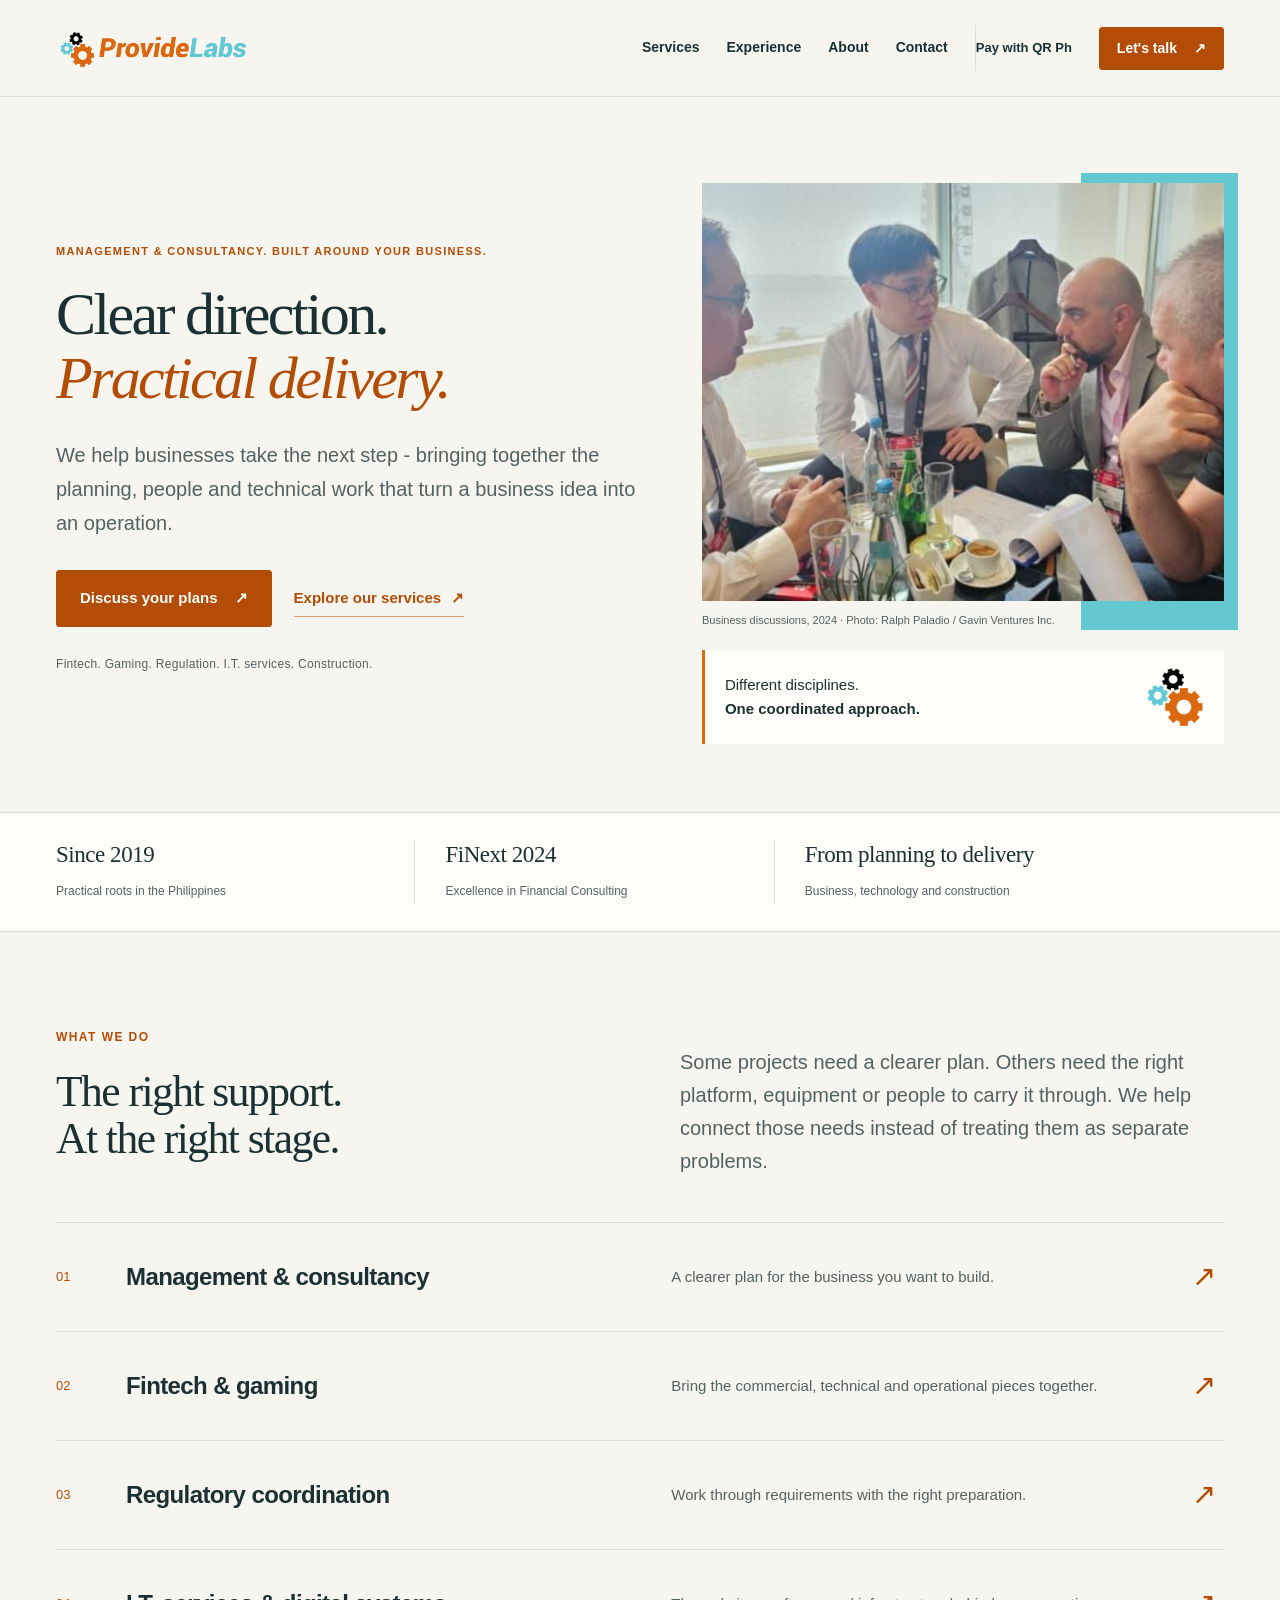
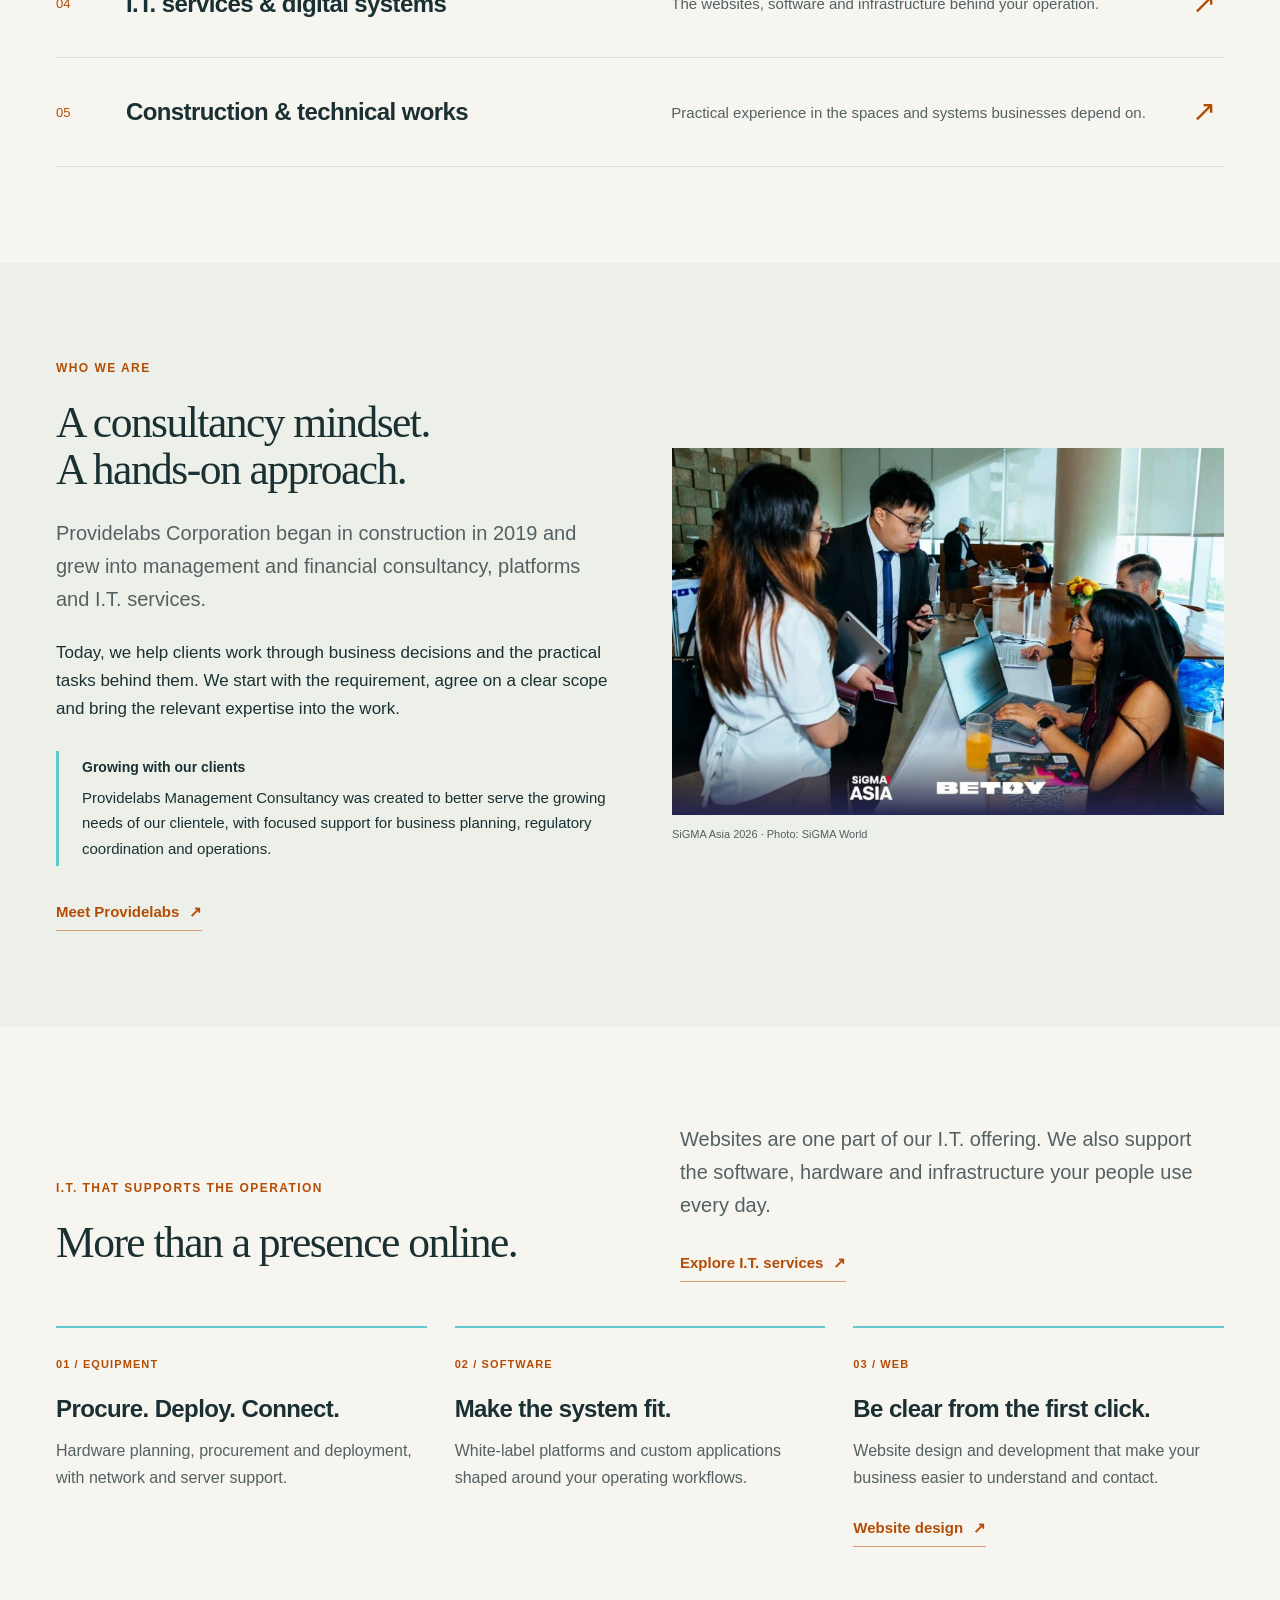
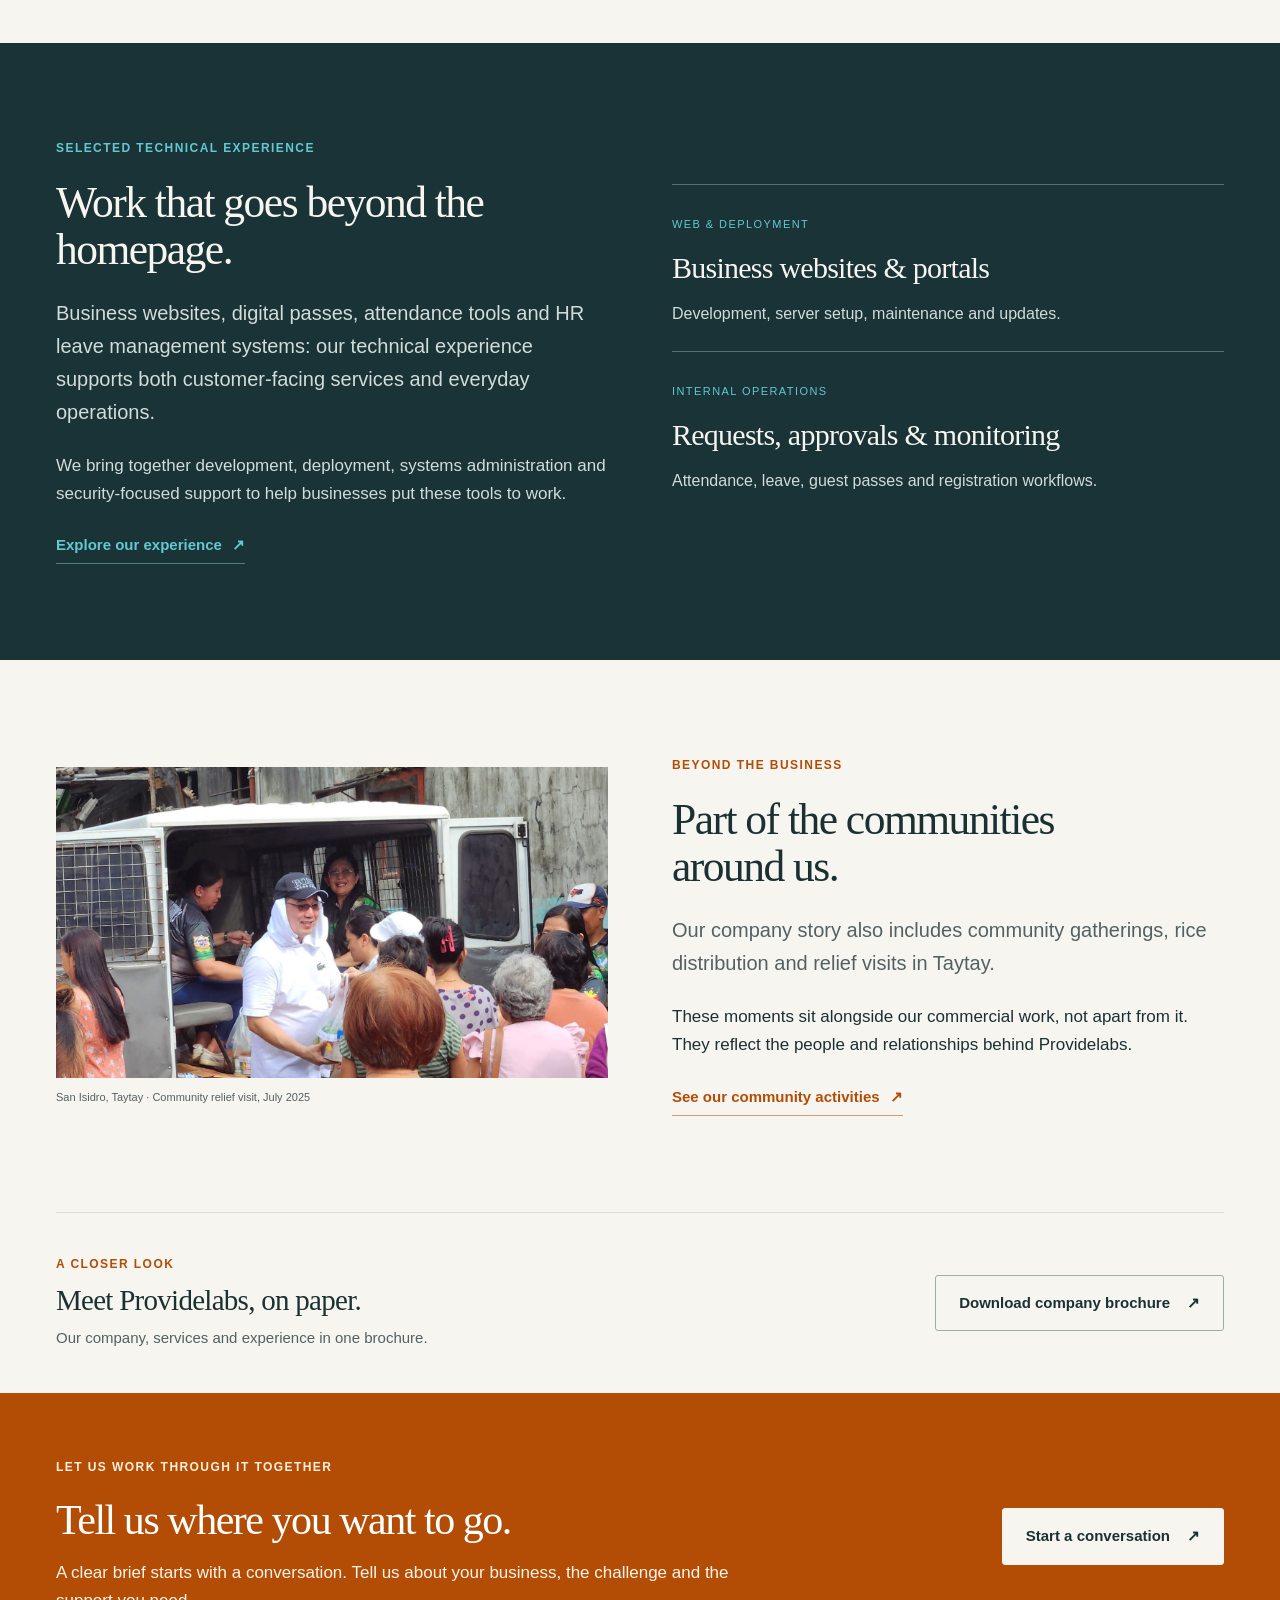
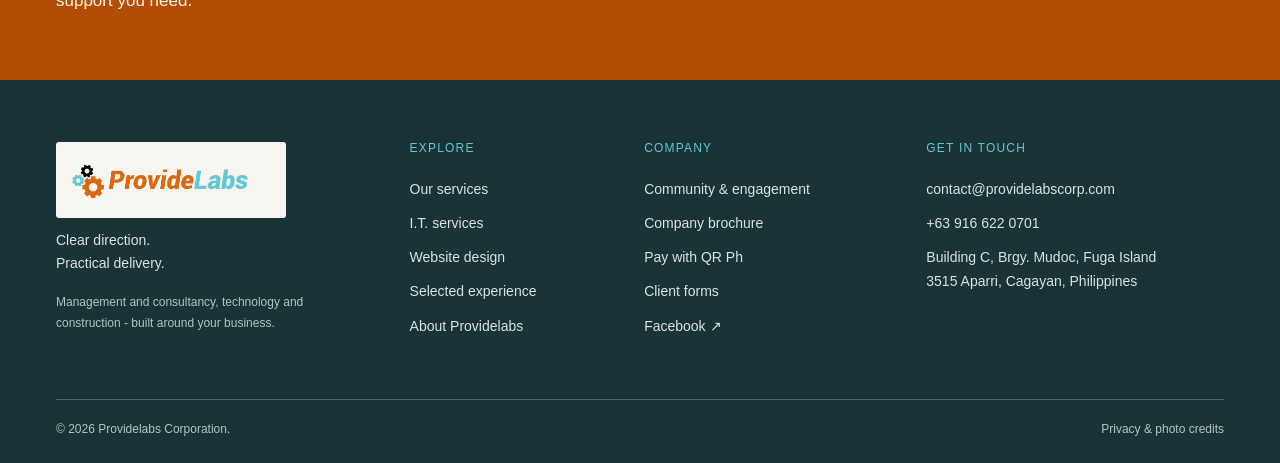
<file: index.html>
<!DOCTYPE html>
<html lang="en"><head><meta charset="utf-8"/><meta content="width=device-width, initial-scale=1" name="viewport"/><title>Management, Consultancy &amp; Practical Business Support | Providelabs</title><meta content="Management and consultancy at the core. Practical support across fintech, gaming, regulatory coordination, I.T. services and construction." name="description"/><meta content="#f7f5ef" name="theme-color"/><link href="https://www.providelabscorp.com/" rel="canonical"/><link href="assets/images/providelabs-gears.png" rel="icon"/><meta content="website" property="og:type"/><meta content="Providelabs Corporation" property="og:site_name"/><meta content="Management, Consultancy &amp; Practical Business Support | Providelabs" property="og:title"/><meta content="Management and consultancy at the core. Practical support across fintech, gaming, regulatory coordination, I.T. services and construction." property="og:description"/><meta content="https://www.providelabscorp.com/" property="og:url"/><meta content="https://www.providelabscorp.com/assets/images/partner-meeting-2024.jpg" property="og:image"/><meta content="summary_large_image" name="twitter:card"/><link href="assets/css/style.css" rel="stylesheet"/><script defer="" src="assets/js/main.js"></script><script type="application/ld+json">{"@context": "https://schema.org", "@type": "Organization", "name": "Providelabs Corporation", "url": "https://www.providelabscorp.com/", "logo": "https://www.providelabscorp.com/assets/images/providelabs-logo.png", "email": "contact@providelabscorp.com", "telephone": "+639166220701", "sameAs": ["https://www.facebook.com/providelabs"]}</script></head><body><a class="skip-link" href="#main">Skip to content</a><header class="site-header"><div class="wrap nav-row"><a aria-label="Providelabs home" class="brand" href="index.html"><img alt="Providelabs Corporation" class="" decoding="async" fetchpriority="high" height="399" loading="eager" src="assets/images/providelabs-logo.png" width="1599"/></a><button aria-controls="site-nav" aria-expanded="false" class="menu-toggle">Menu <span aria-hidden="true">+</span></button><nav aria-label="Main navigation" id="site-nav"><a href="services.html">Services</a><a href="experience.html">Experience</a><a href="about.html">About</a><a href="contact.html">Contact</a><a class="nav-payment" href="payments.html">Pay with QR Ph</a><a class="button button-small" href="contact.html">Let's talk<span aria-hidden="true"> ↗</span></a></nav></div></header><main id="main"><section class="home-hero wrap"><div class="hero-copy"><p class="eyebrow">Management &amp; consultancy. Built around your business.</p><h1>Clear direction.<br/><em>Practical delivery.</em></h1><p class="hero-intro">We help businesses take the next step - bringing together the planning, people and technical work that turn a business idea into an operation.</p><div class="button-row"><a class="button" href="contact.html">Discuss your plans<span aria-hidden="true"> ↗</span></a><a class="text-link" href="services.html">Explore our services<span aria-hidden="true"> ↗</span></a></div><p class="hero-footnote">Fintech. Gaming. Regulation. I.T. services. Construction.</p></div><div class="hero-visual"><figure class=""><img alt="A business discussion around a table at a company engagement in 2024" class="" decoding="async" fetchpriority="high" height="865" loading="eager" src="assets/images/partner-meeting-2024.jpg" width="1536"/><figcaption>Business discussions, 2024 · Photo: Ralph Paladio / Gavin Ventures Inc.</figcaption></figure><div class="hero-note"><span>Different disciplines.<br/><strong>One coordinated approach.</strong></span><img alt="" class="gear" decoding="async" height="300" loading="lazy" src="assets/images/providelabs-gears.png" width="300"/></div></div></section>
<section class="proof-band"><div class="wrap proof-grid"><div><strong>Since 2019</strong><span>Practical roots in the Philippines</span></div><div><strong>FiNext 2024</strong><span>Excellence in Financial Consulting</span></div><div><strong>From planning to delivery</strong><span>Business, technology and construction</span></div></div></section>
<section class="section wrap"><div class="split-heading"><div class="section-heading"><p class="eyebrow">What we do</p><h2>The right support.<br/>At the right stage.</h2></div><p class="intro">Some projects need a clearer plan. Others need the right platform, equipment or people to carry it through. We help connect those needs instead of treating them as separate problems.</p></div><div class="service-list"><a class="service-row" href="services.html#consultancy"><span class="row-number">01</span><h3>Management &amp; consultancy</h3><p>A clearer plan for the business you want to build.</p><span aria-hidden="true" class="row-arrow">↗</span></a><a class="service-row" href="services.html#fintech-gaming"><span class="row-number">02</span><h3>Fintech &amp; gaming</h3><p>Bring the commercial, technical and operational pieces together.</p><span aria-hidden="true" class="row-arrow">↗</span></a><a class="service-row" href="services.html#regulation"><span class="row-number">03</span><h3>Regulatory coordination</h3><p>Work through requirements with the right preparation.</p><span aria-hidden="true" class="row-arrow">↗</span></a><a class="service-row" href="services.html#technology"><span class="row-number">04</span><h3>I.T. services &amp; digital systems</h3><p>The websites, software and infrastructure behind your operation.</p><span aria-hidden="true" class="row-arrow">↗</span></a><a class="service-row" href="services.html#construction"><span class="row-number">05</span><h3>Construction &amp; technical works</h3><p>Practical experience in the spaces and systems businesses depend on.</p><span aria-hidden="true" class="row-arrow">↗</span></a></div></section>
<section class="section soft"><div class="wrap two-col"><div><p class="eyebrow">Who we are</p><h2>A consultancy mindset.<br/>A hands-on approach.</h2><p class="intro">Providelabs Corporation began in construction in 2019 and grew into management and financial consultancy, platforms and I.T. services.</p><p>Today, we help clients work through business decisions and the practical tasks behind them. We start with the requirement, agree on a clear scope and bring the relevant expertise into the work.</p><div class="company-note"><strong>Growing with our clients</strong><p>Providelabs Management Consultancy was created to better serve the growing needs of our clientele, with focused support for business planning, regulatory coordination and operations.</p></div><a class="text-link" href="about.html">Meet Providelabs<span aria-hidden="true"> ↗</span></a></div><figure class="photo-feature"><img alt="A conversation at an industry event registration desk" class="" decoding="async" height="1023" loading="lazy" src="assets/images/sigma-asia-2026.jpg" width="1536"/><figcaption>SiGMA Asia 2026 · Photo: SiGMA World</figcaption></figure></div></section>
<section class="section wrap"><div class="split-heading"><div class="section-heading"><p class="eyebrow">I.T. that supports the operation</p><h2>More than a presence online.</h2></div><div><p class="intro">Websites are one part of our I.T. offering. We also support the software, hardware and infrastructure your people use every day.</p><a class="text-link" href="technology.html">Explore I.T. services<span aria-hidden="true"> ↗</span></a></div></div><div class="three-col small-cards"><article><span class="mini-number">01 / EQUIPMENT</span><h3>Procure. Deploy. Connect.</h3><p>Hardware planning, procurement and deployment, with network and server support.</p></article><article><span class="mini-number">02 / SOFTWARE</span><h3>Make the system fit.</h3><p>White-label platforms and custom applications shaped around your operating workflows.</p></article><article><span class="mini-number">03 / WEB</span><h3>Be clear from the first click.</h3><p>Website design and development that make your business easier to understand and contact.</p><a class="text-link" href="website-design.html">Website design<span aria-hidden="true"> ↗</span></a></article></div></section>
<section class="section dark"><div class="wrap two-col"><div><p class="eyebrow">Selected technical experience</p><h2>Work that goes beyond the homepage.</h2><p class="intro">Business websites, digital passes, attendance tools and HR leave management systems: our technical experience supports both customer-facing services and everyday operations.</p><p>We bring together development, deployment, systems administration and security-focused support to help businesses put these tools to work.</p><a class="text-link light-link" href="experience.html#systems">Explore our experience<span aria-hidden="true"> ↗</span></a></div><div class="project-stack"><div><span>WEB &amp; DEPLOYMENT</span><h3>Business websites &amp; portals</h3><p>Development, server setup, maintenance and updates.</p></div><div><span>INTERNAL OPERATIONS</span><h3>Requests, approvals &amp; monitoring</h3><p>Attendance, leave, guest passes and registration workflows.</p></div></div></div></section>
<section class="section wrap"><div class="two-col"><figure class="photo-feature"><img alt="Distribution of relief supplies during a community visit" class="" decoding="async" height="865" loading="lazy" src="assets/images/community-relief-2025.jpg" width="1536"/><figcaption>San Isidro, Taytay · Community relief visit, July 2025</figcaption></figure><div><p class="eyebrow">Beyond the business</p><h2>Part of the communities<br/>around us.</h2><p class="intro">Our company story also includes community gatherings, rice distribution and relief visits in Taytay.</p><p>These moments sit alongside our commercial work, not apart from it. They reflect the people and relationships behind Providelabs.</p><a class="text-link" href="community.html">See our community activities<span aria-hidden="true"> ↗</span></a></div></div></section><aside class="brochure-strip wrap"><div><p class="eyebrow">A closer look</p><h3>Meet Providelabs, on paper.</h3><p>Our company, services and experience in one brochure.</p></div><a class="button button-outline" href="downloads/Providelabs-Company-Brochure.pdf">Download company brochure<span aria-hidden="true"> ↗</span></a></aside><section class="cta"><div class="wrap cta-grid"><div><p class="eyebrow">Let us work through it together</p><h2>Tell us where you want to go.</h2><p>A clear brief starts with a conversation. Tell us about your business, the challenge and the support you need.</p></div><a class="button button-light" href="contact.html">Start a conversation<span aria-hidden="true"> ↗</span></a></div></section></main><footer class="site-footer"><div class="wrap footer-grid"><div><a class="footer-logo" href="index.html"><img alt="Providelabs Corporation" class="" decoding="async" height="399" loading="lazy" src="assets/images/providelabs-logo.png" width="1599"/></a><p>Clear direction.<br/>Practical delivery.</p><p class="footer-company">Management and consultancy, technology and construction - built around your business.</p></div><div><h2>Explore</h2><a href="services.html">Our services</a><a href="technology.html">I.T. services</a><a href="website-design.html">Website design</a><a href="experience.html">Selected experience</a><a href="about.html">About Providelabs</a></div><div><h2>Company</h2><a href="community.html">Community &amp; engagement</a><a href="downloads/Providelabs-Company-Brochure.pdf">Company brochure</a><a href="payments.html">Pay with QR Ph</a><a href="contact.html#client-forms">Client forms</a><a href="https://www.facebook.com/providelabs" rel="noopener noreferrer" target="_blank">Facebook <span aria-hidden="true">↗</span></a></div><div><h2>Get in touch</h2><a href="mailto:contact@providelabscorp.com">contact@providelabscorp.com</a><a href="tel:+639166220701">+63 916 622 0701</a><p>Building C, Brgy. Mudoc, Fuga Island<br/>3515 Aparri, Cagayan, Philippines</p></div></div><div class="wrap footer-bottom"><span>© 2026 Providelabs Corporation.</span><a href="website-notes.html">Privacy &amp; photo credits</a></div></footer></body></html>
</file>
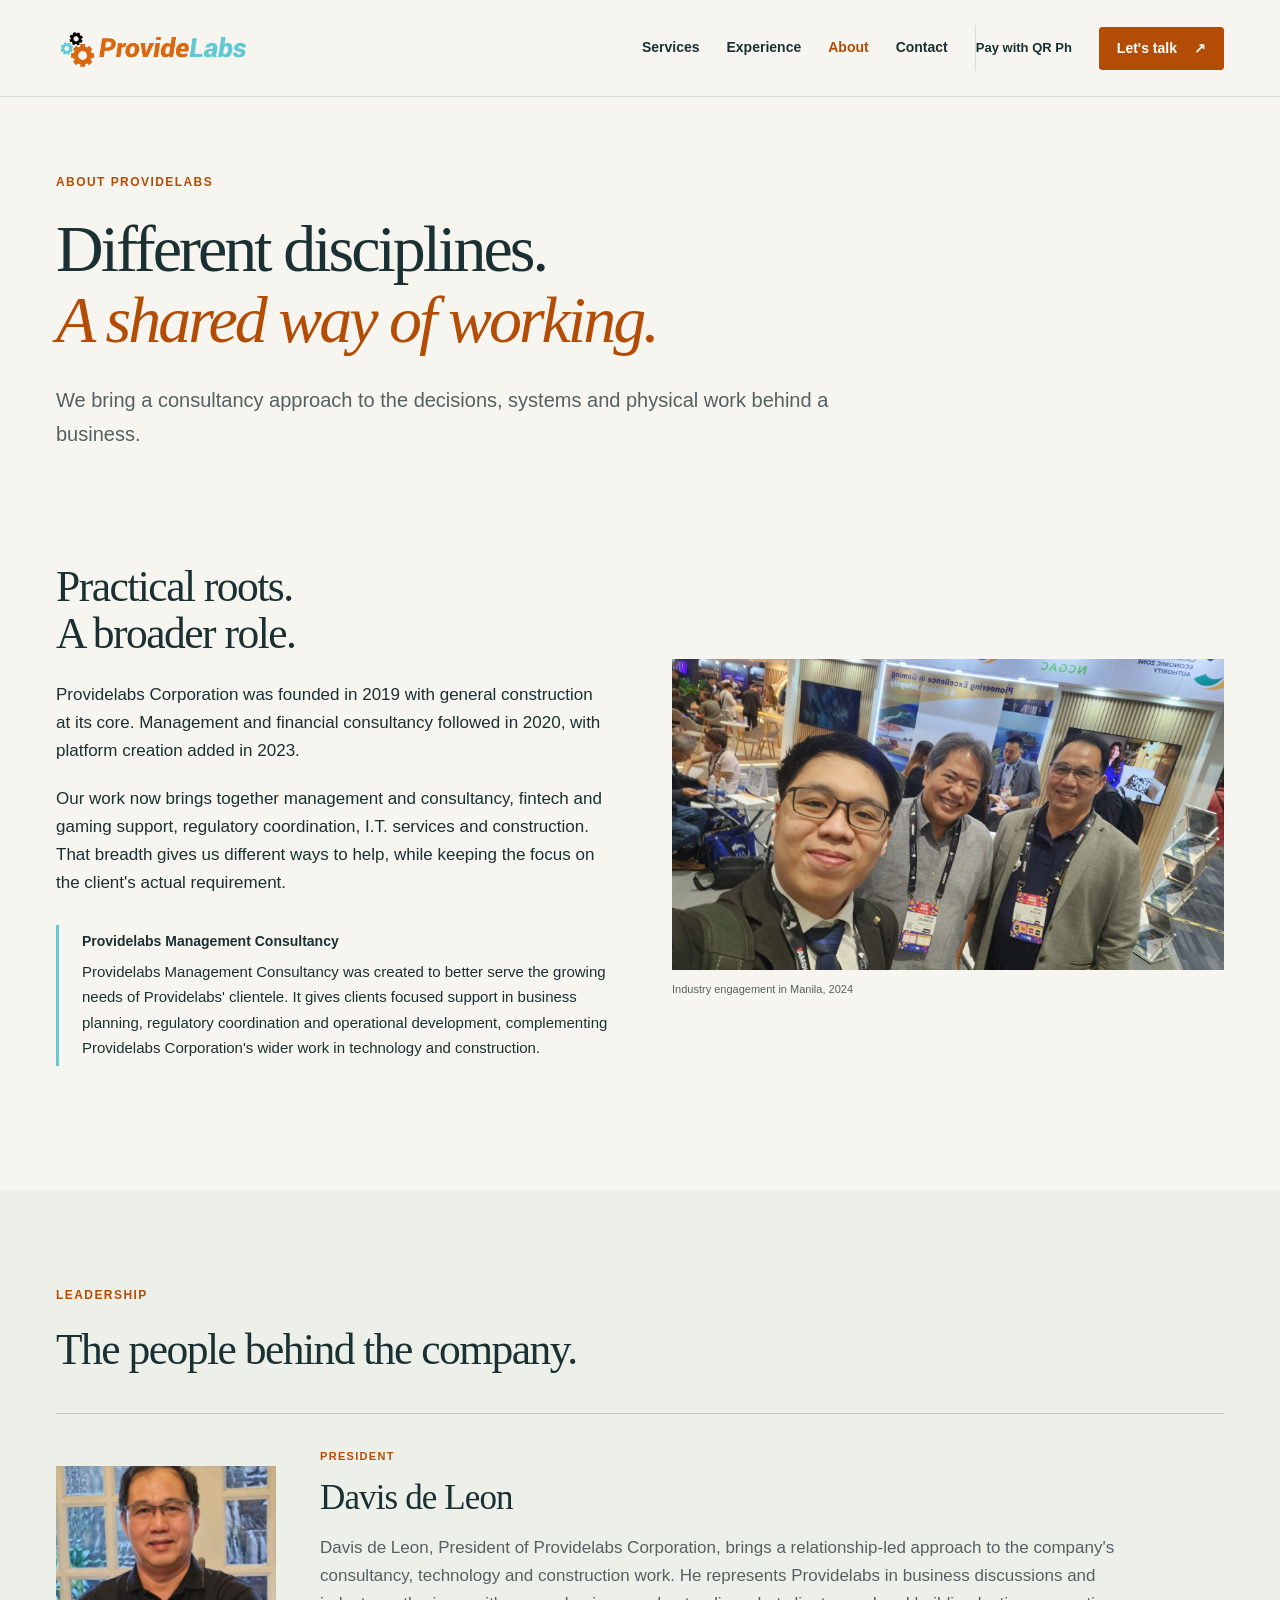
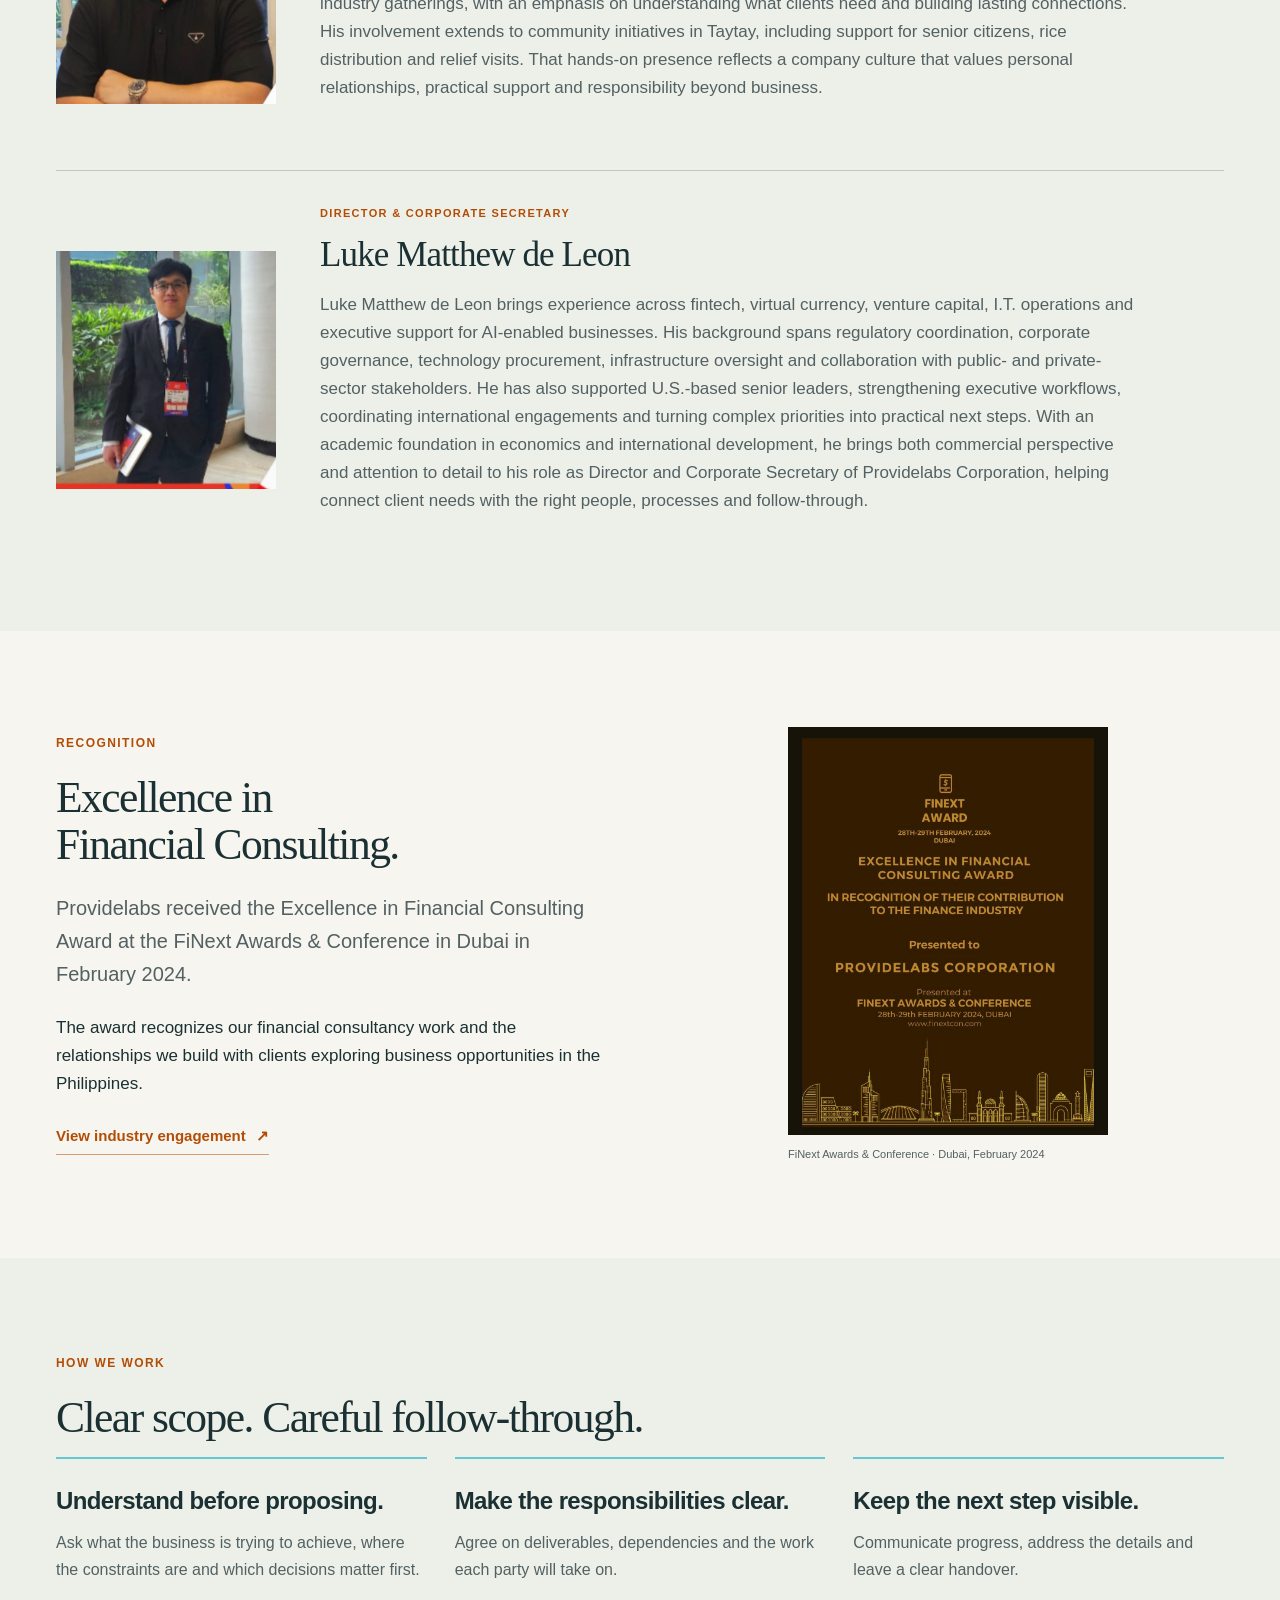
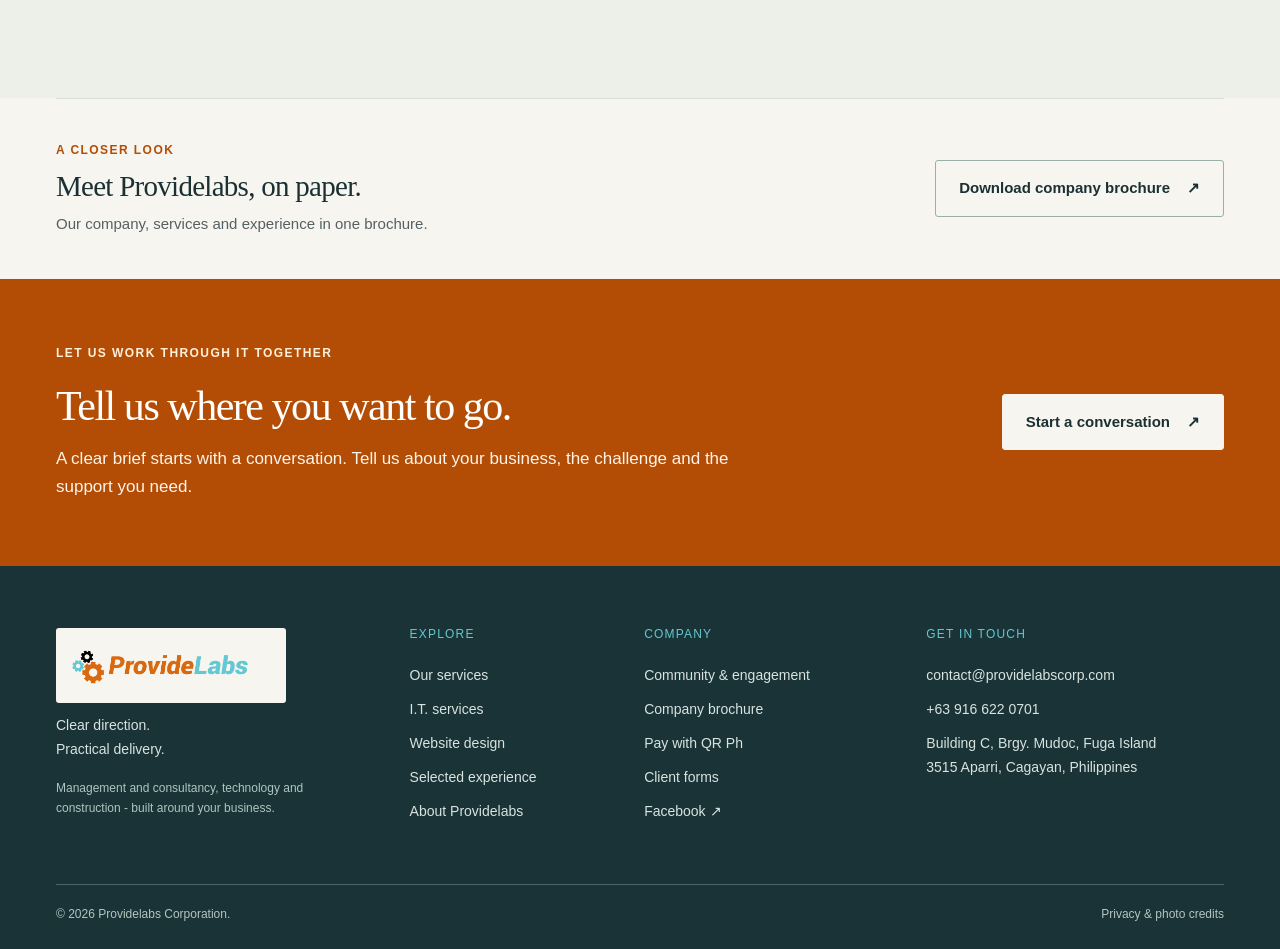
<file: about.html>
<!DOCTYPE html>
<html lang="en"><head><meta charset="utf-8"/><meta content="width=device-width, initial-scale=1" name="viewport"/><title>About &amp; Leadership | Providelabs</title><meta content="Get to know Providelabs: our story, management consultancy and leadership across business, technology and construction." name="description"/><meta content="#f7f5ef" name="theme-color"/><link href="https://www.providelabscorp.com/about.html" rel="canonical"/><link href="assets/images/providelabs-gears.png" rel="icon"/><meta content="website" property="og:type"/><meta content="Providelabs Corporation" property="og:site_name"/><meta content="About &amp; Leadership | Providelabs" property="og:title"/><meta content="Get to know Providelabs: our story, management consultancy and leadership across business, technology and construction." property="og:description"/><meta content="https://www.providelabscorp.com/about.html" property="og:url"/><meta content="https://www.providelabscorp.com/assets/images/partner-meeting-2024.jpg" property="og:image"/><meta content="summary_large_image" name="twitter:card"/><link href="assets/css/style.css" rel="stylesheet"/><script defer="" src="assets/js/main.js"></script><script type="application/ld+json">{"@context": "https://schema.org", "@type": "Organization", "name": "Providelabs Corporation", "url": "https://www.providelabscorp.com/", "logo": "https://www.providelabscorp.com/assets/images/providelabs-logo.png", "email": "contact@providelabscorp.com", "telephone": "+639166220701", "sameAs": ["https://www.facebook.com/providelabs"]}</script></head><body><a class="skip-link" href="#main">Skip to content</a><header class="site-header"><div class="wrap nav-row"><a aria-label="Providelabs home" class="brand" href="index.html"><img alt="Providelabs Corporation" class="" decoding="async" fetchpriority="high" height="399" loading="eager" src="assets/images/providelabs-logo.png" width="1599"/></a><button aria-controls="site-nav" aria-expanded="false" class="menu-toggle">Menu <span aria-hidden="true">+</span></button><nav aria-label="Main navigation" id="site-nav"><a href="services.html">Services</a><a href="experience.html">Experience</a><a aria-current="page" href="about.html">About</a><a href="contact.html">Contact</a><a class="nav-payment" href="payments.html">Pay with QR Ph</a><a class="button button-small" href="contact.html">Let's talk<span aria-hidden="true"> ↗</span></a></nav></div></header><main id="main"><section class="page-hero wrap"><p class="eyebrow">About Providelabs</p><h1>Different disciplines.<br/><em>A shared way of working.</em></h1><p class="hero-intro">We bring a consultancy approach to the decisions, systems and physical work behind a business.</p></section><section class="section section-tight wrap two-col"><div><h2>Practical roots.<br/>A broader role.</h2><p>Providelabs Corporation was founded in 2019 with general construction at its core. Management and financial consultancy followed in 2020, with platform creation added in 2023.</p><p>Our work now brings together management and consultancy, fintech and gaming support, regulatory coordination, I.T. services and construction. That breadth gives us different ways to help, while keeping the focus on the client's actual requirement.</p><div class="company-note"><strong>Providelabs Management Consultancy</strong><p>Providelabs Management Consultancy was created to better serve the growing needs of Providelabs' clientele. It gives clients focused support in business planning, regulatory coordination and operational development, complementing Providelabs Corporation's wider work in technology and construction.</p></div></div><figure class="photo-feature"><img alt="Industry networking in Manila" class="" decoding="async" height="864" loading="lazy" src="assets/images/industry-meeting-2024.jpg" width="1536"/><figcaption>Industry engagement in Manila, 2024</figcaption></figure></section><section class="section soft"><div class="wrap"><div class="section-heading"><p class="eyebrow">Leadership</p><h2>The people behind the company.</h2></div><div class="leadership"><article class="leader"><img alt="Davis de Leon, President" class="" decoding="async" height="765" loading="lazy" src="assets/images/davis-de-leon-portrait.jpg" width="765"/><div><p class="eyebrow">President</p><h3>Davis de Leon</h3><p>Davis de Leon, President of Providelabs Corporation, brings a relationship-led approach to the company's consultancy, technology and construction work. He represents Providelabs in business discussions and industry gatherings, with an emphasis on understanding what clients need and building lasting connections. His involvement extends to community initiatives in Taytay, including support for senior citizens, rice distribution and relief visits. That hands-on presence reflects a company culture that values personal relationships, practical support and responsibility beyond business.</p></div></article><article class="leader"><img alt="Luke Matthew de Leon, Director and Corporate Secretary" class="" decoding="async" height="785" loading="lazy" src="assets/images/luke-de-leon-portrait.jpg" width="765"/><div><p class="eyebrow">Director &amp; Corporate Secretary</p><h3>Luke Matthew de Leon</h3><p>Luke Matthew de Leon brings experience across fintech, virtual currency, venture capital, I.T. operations and executive support for AI-enabled businesses. His background spans regulatory coordination, corporate governance, technology procurement, infrastructure oversight and collaboration with public- and private-sector stakeholders. He has also supported U.S.-based senior leaders, strengthening executive workflows, coordinating international engagements and turning complex priorities into practical next steps. With an academic foundation in economics and international development, he brings both commercial perspective and attention to detail to his role as Director and Corporate Secretary of Providelabs Corporation, helping connect client needs with the right people, processes and follow-through.</p></div></article></div></div></section><section class="section wrap"><div class="two-col"><div><p class="eyebrow">Recognition</p><h2>Excellence in<br/>Financial Consulting.</h2><p class="intro">Providelabs received the Excellence in Financial Consulting Award at the FiNext Awards &amp; Conference in Dubai in February 2024.</p><p>The award recognizes our financial consultancy work and the relationships we build with clients exploring business opportunities in the Philippines.</p><a class="text-link" href="community.html#industry">View industry engagement<span aria-hidden="true"> ↗</span></a></div><figure class="award-figure"><img alt="FiNext 2024 Excellence in Financial Consulting Award presented to Providelabs Corporation" class="" decoding="async" height="1377" loading="lazy" src="assets/images/finext.jpg" width="1080"/><figcaption>FiNext Awards &amp; Conference · Dubai, February 2024</figcaption></figure></div></section><section class="section soft"><div class="wrap"><div class="section-heading"><p class="eyebrow">How we work</p><h2>Clear scope. Careful follow-through.</h2></div><div class="three-col small-cards"><article><h3>Understand before proposing.</h3><p>Ask what the business is trying to achieve, where the constraints are and which decisions matter first.</p></article><article><h3>Make the responsibilities clear.</h3><p>Agree on deliverables, dependencies and the work each party will take on.</p></article><article><h3>Keep the next step visible.</h3><p>Communicate progress, address the details and leave a clear handover.</p></article></div></div></section><aside class="brochure-strip wrap"><div><p class="eyebrow">A closer look</p><h3>Meet Providelabs, on paper.</h3><p>Our company, services and experience in one brochure.</p></div><a class="button button-outline" href="downloads/Providelabs-Company-Brochure.pdf">Download company brochure<span aria-hidden="true"> ↗</span></a></aside><section class="cta"><div class="wrap cta-grid"><div><p class="eyebrow">Let us work through it together</p><h2>Tell us where you want to go.</h2><p>A clear brief starts with a conversation. Tell us about your business, the challenge and the support you need.</p></div><a class="button button-light" href="contact.html">Start a conversation<span aria-hidden="true"> ↗</span></a></div></section></main><footer class="site-footer"><div class="wrap footer-grid"><div><a class="footer-logo" href="index.html"><img alt="Providelabs Corporation" class="" decoding="async" height="399" loading="lazy" src="assets/images/providelabs-logo.png" width="1599"/></a><p>Clear direction.<br/>Practical delivery.</p><p class="footer-company">Management and consultancy, technology and construction - built around your business.</p></div><div><h2>Explore</h2><a href="services.html">Our services</a><a href="technology.html">I.T. services</a><a href="website-design.html">Website design</a><a href="experience.html">Selected experience</a><a href="about.html">About Providelabs</a></div><div><h2>Company</h2><a href="community.html">Community &amp; engagement</a><a href="downloads/Providelabs-Company-Brochure.pdf">Company brochure</a><a href="payments.html">Pay with QR Ph</a><a href="contact.html#client-forms">Client forms</a><a href="https://www.facebook.com/providelabs" rel="noopener noreferrer" target="_blank">Facebook <span aria-hidden="true">↗</span></a></div><div><h2>Get in touch</h2><a href="mailto:contact@providelabscorp.com">contact@providelabscorp.com</a><a href="tel:+639166220701">+63 916 622 0701</a><p>Building C, Brgy. Mudoc, Fuga Island<br/>3515 Aparri, Cagayan, Philippines</p></div></div><div class="wrap footer-bottom"><span>© 2026 Providelabs Corporation.</span><a href="website-notes.html">Privacy &amp; photo credits</a></div></footer></body></html>
</file>
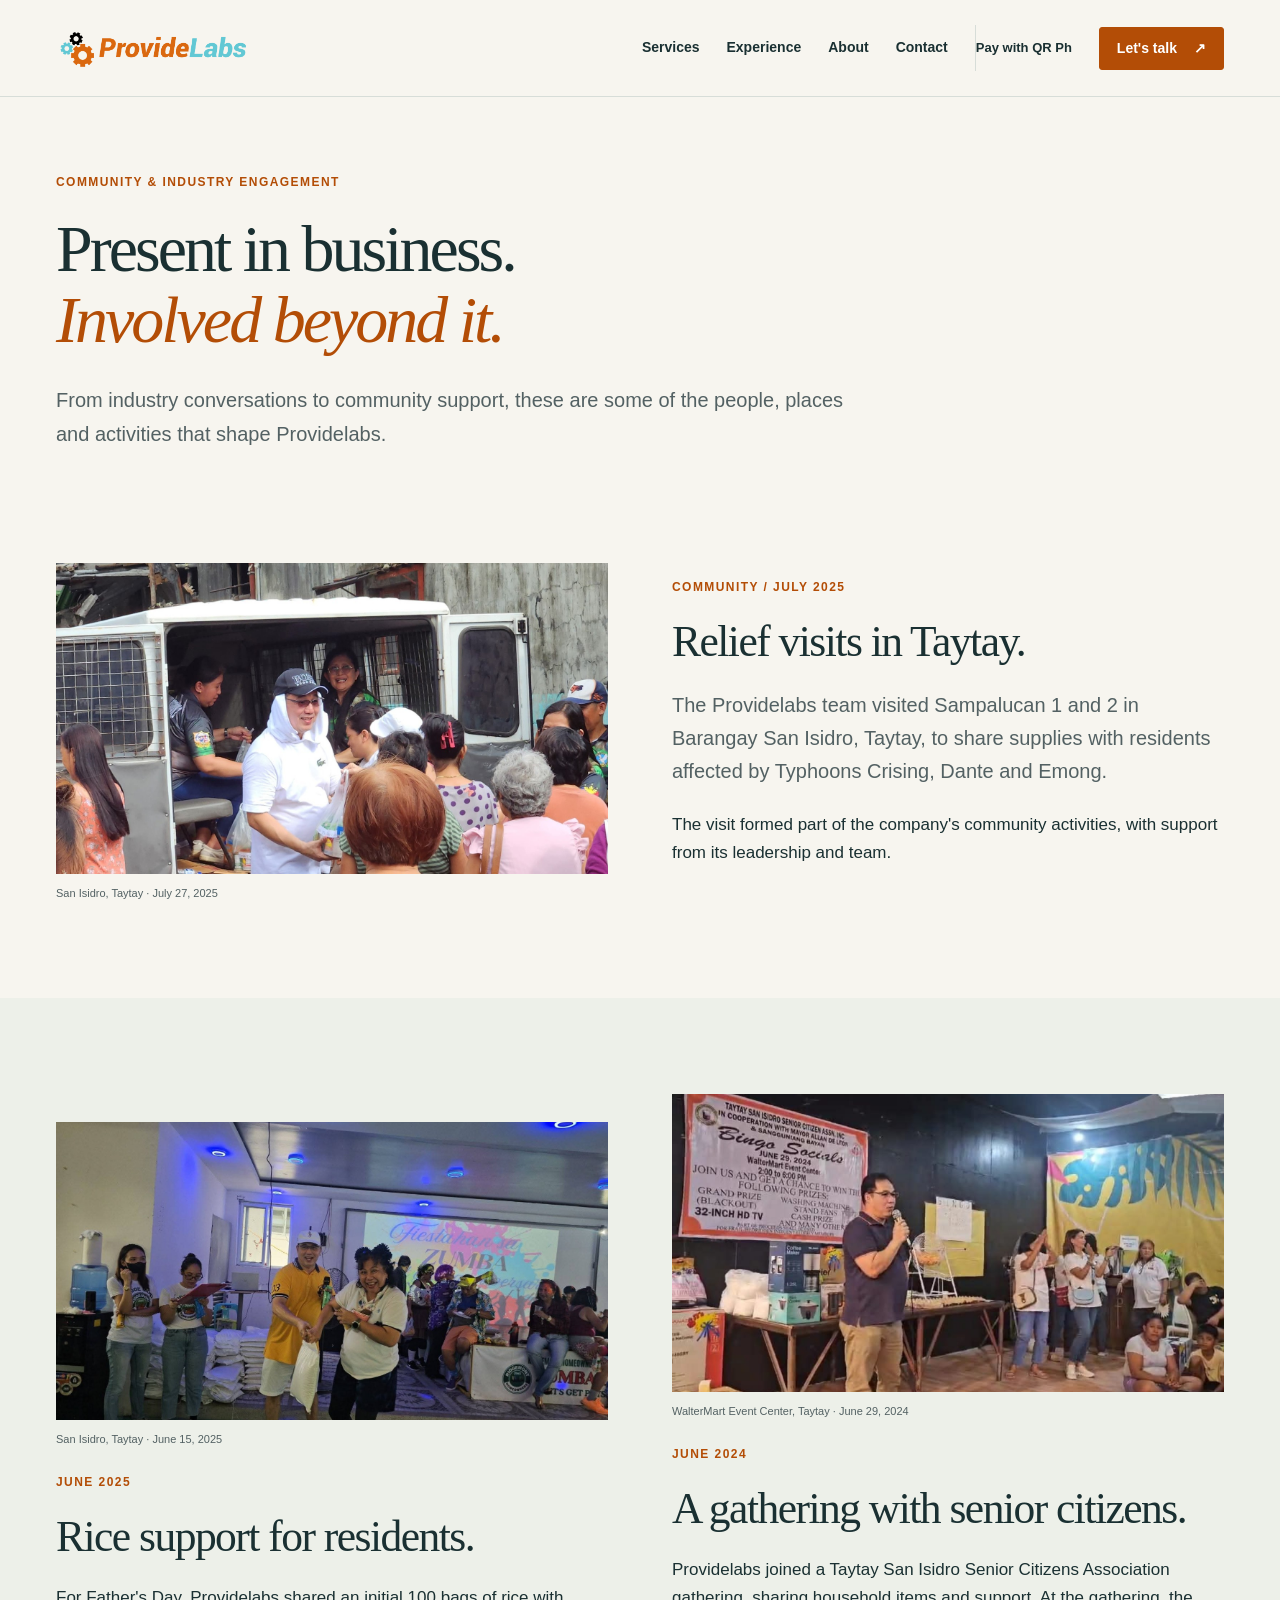
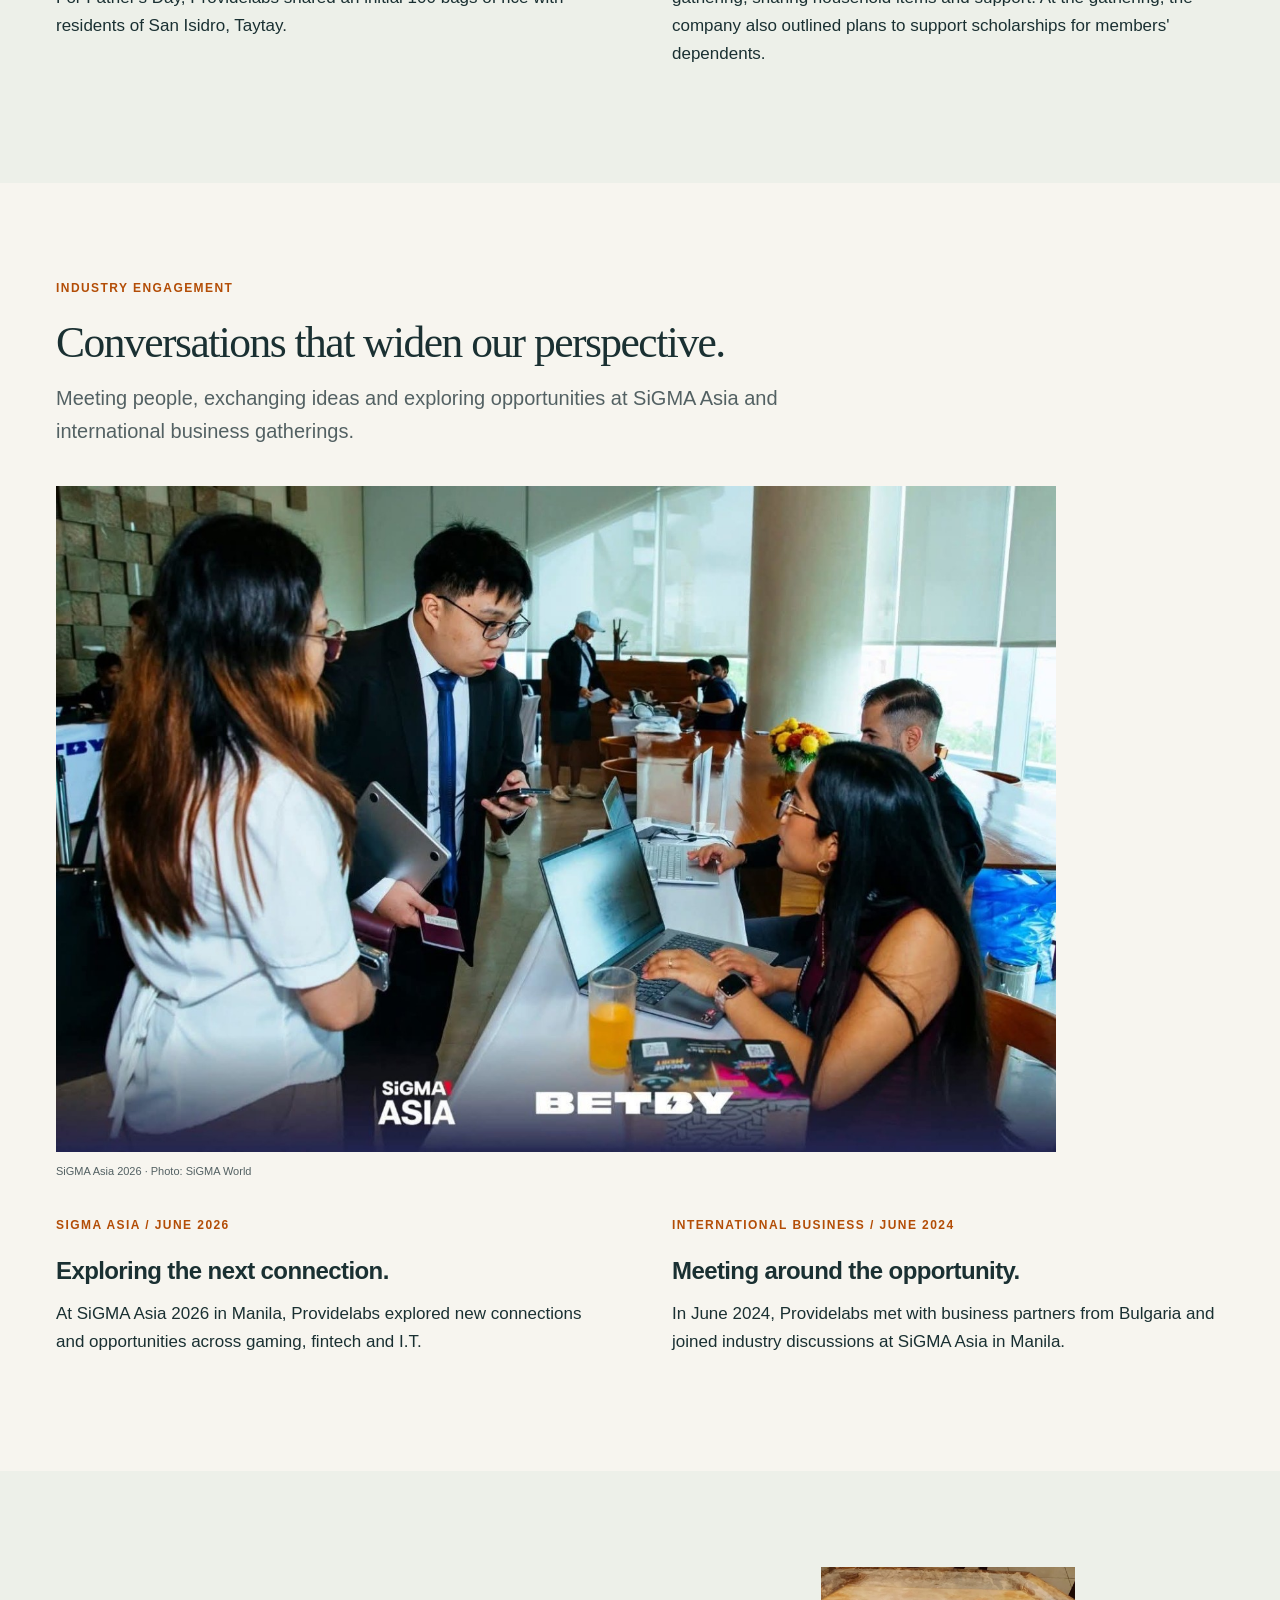
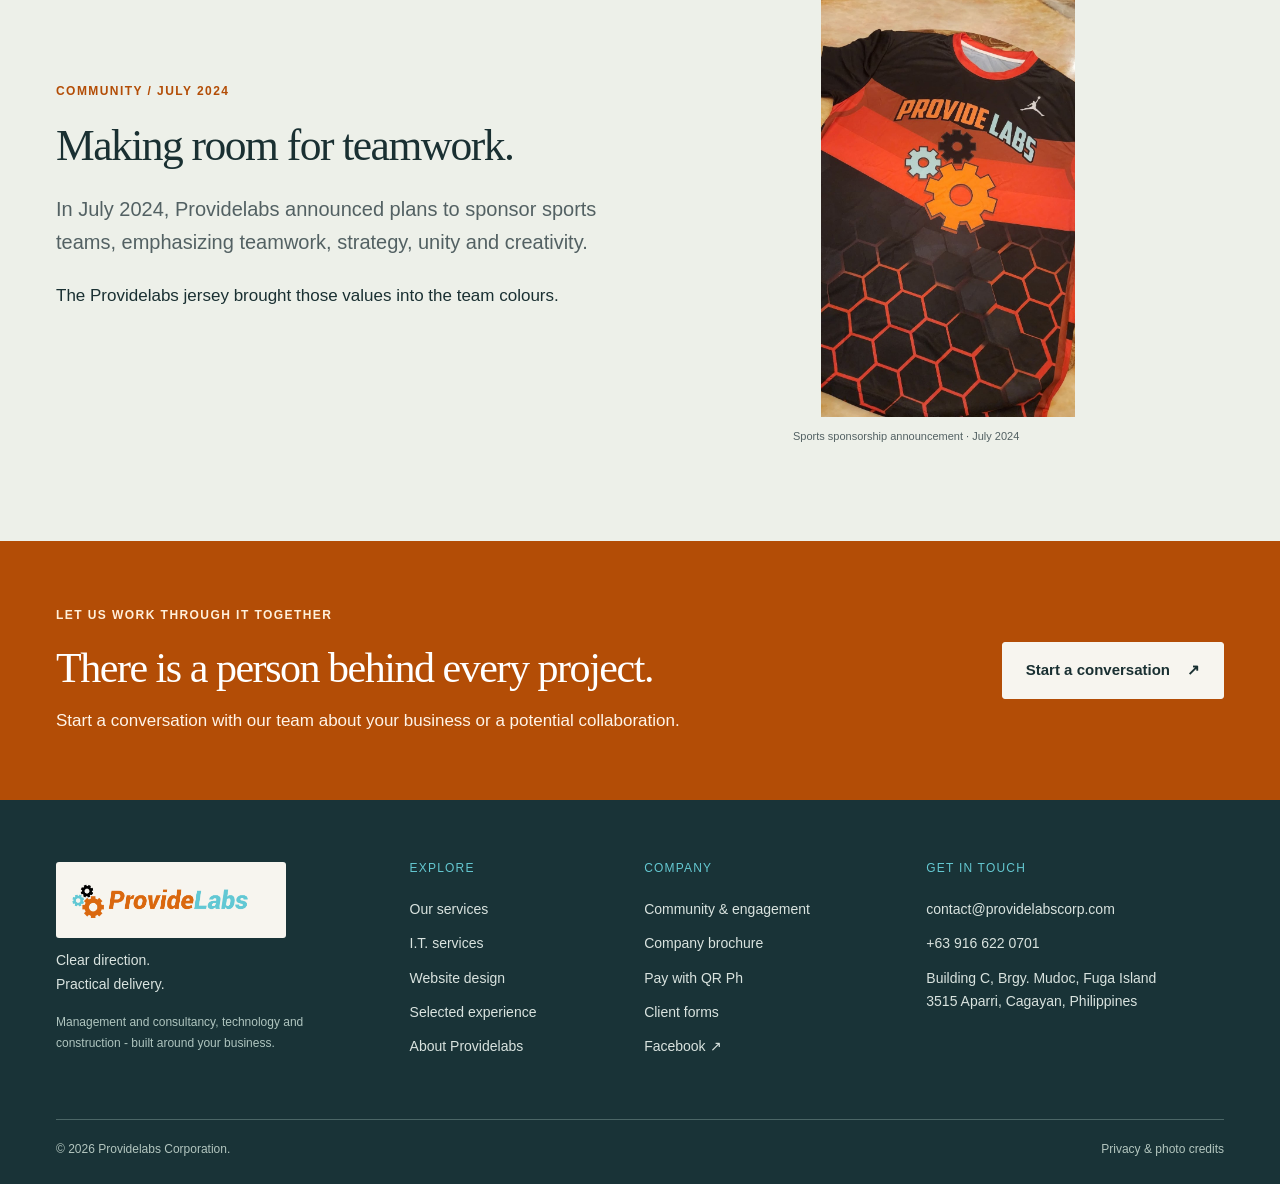
<file: community.html>
<!DOCTYPE html>
<html lang="en"><head><meta charset="utf-8"/><meta content="width=device-width, initial-scale=1" name="viewport"/><title>Community &amp; Industry Engagement | Providelabs</title><meta content="Community activities in Taytay and company-shared industry participation, including SiGMA Asia and international business discussions." name="description"/><meta content="#f7f5ef" name="theme-color"/><link href="https://www.providelabscorp.com/community.html" rel="canonical"/><link href="assets/images/providelabs-gears.png" rel="icon"/><meta content="website" property="og:type"/><meta content="Providelabs Corporation" property="og:site_name"/><meta content="Community &amp; Industry Engagement | Providelabs" property="og:title"/><meta content="Community activities in Taytay and company-shared industry participation, including SiGMA Asia and international business discussions." property="og:description"/><meta content="https://www.providelabscorp.com/community.html" property="og:url"/><meta content="https://www.providelabscorp.com/assets/images/partner-meeting-2024.jpg" property="og:image"/><meta content="summary_large_image" name="twitter:card"/><link href="assets/css/style.css" rel="stylesheet"/><script defer="" src="assets/js/main.js"></script><script type="application/ld+json">{"@context": "https://schema.org", "@type": "Organization", "name": "Providelabs Corporation", "url": "https://www.providelabscorp.com/", "logo": "https://www.providelabscorp.com/assets/images/providelabs-logo.png", "email": "contact@providelabscorp.com", "telephone": "+639166220701", "sameAs": ["https://www.facebook.com/providelabs"]}</script></head><body><a class="skip-link" href="#main">Skip to content</a><header class="site-header"><div class="wrap nav-row"><a aria-label="Providelabs home" class="brand" href="index.html"><img alt="Providelabs Corporation" class="" decoding="async" fetchpriority="high" height="399" loading="eager" src="assets/images/providelabs-logo.png" width="1599"/></a><button aria-controls="site-nav" aria-expanded="false" class="menu-toggle">Menu <span aria-hidden="true">+</span></button><nav aria-label="Main navigation" id="site-nav"><a href="services.html">Services</a><a href="experience.html">Experience</a><a href="about.html">About</a><a href="contact.html">Contact</a><a class="nav-payment" href="payments.html">Pay with QR Ph</a><a class="button button-small" href="contact.html">Let's talk<span aria-hidden="true"> ↗</span></a></nav></div></header><main id="main"><section class="page-hero wrap"><p class="eyebrow">Community &amp; industry engagement</p><h1>Present in business.<br/><em>Involved beyond it.</em></h1><p class="hero-intro">From industry conversations to community support, these are some of the people, places and activities that shape Providelabs.</p></section><section class="section section-tight wrap"><div class="two-col"><figure class="photo-feature"><img alt="Community relief supplies being handed out during a neighborhood visit" class="" decoding="async" height="865" loading="lazy" src="assets/images/community-relief-2025.jpg" width="1536"/><figcaption>San Isidro, Taytay · July 27, 2025</figcaption></figure><div><p class="eyebrow">Community / July 2025</p><h2>Relief visits in Taytay.</h2><p class="intro">The Providelabs team visited Sampalucan 1 and 2 in Barangay San Isidro, Taytay, to share supplies with residents affected by Typhoons Crising, Dante and Emong.</p><p>The visit formed part of the company's community activities, with support from its leadership and team.</p></div></div></section><section class="section soft"><div class="wrap two-col"><article><figure class="portfolio-photo"><img alt="Rice support being shared at a community gathering" class="" decoding="async" height="865" loading="lazy" src="assets/images/community-rice-support-2025.jpg" width="1536"/><figcaption>San Isidro, Taytay · June 15, 2025</figcaption></figure><p class="eyebrow">June 2025</p><h2>Rice support for residents.</h2><p>For Father's Day, Providelabs shared an initial 100 bags of rice with residents of San Isidro, Taytay.</p></article><article><figure class="portfolio-photo"><img alt="A speaker addressing a senior citizens community gathering" class="" decoding="async" height="864" loading="lazy" src="assets/images/community-gathering-2024.jpg" width="1536"/><figcaption>WalterMart Event Center, Taytay · June 29, 2024</figcaption></figure><p class="eyebrow">June 2024</p><h2>A gathering with senior citizens.</h2><p>Providelabs joined a Taytay San Isidro Senior Citizens Association gathering, sharing household items and support. At the gathering, the company also outlined plans to support scholarships for members' dependents.</p></article></div></section><section class="section wrap" id="industry"><div class="section-heading"><p class="eyebrow">Industry engagement</p><h2>Conversations that widen our perspective.</h2><p class="intro">Meeting people, exchanging ideas and exploring opportunities at SiGMA Asia and international business gatherings.</p></div><figure class="wide-event"><img alt="An event conversation from the supplied SiGMA Asia 2026 photograph" class="" decoding="async" height="1023" loading="lazy" src="assets/images/sigma-asia-2026.jpg" width="1536"/><figcaption>SiGMA Asia 2026 · Photo: SiGMA World</figcaption></figure><div class="two-col event-copy"><div><p class="eyebrow">SiGMA Asia / June 2026</p><h3>Exploring the next connection.</h3><p>At SiGMA Asia 2026 in Manila, Providelabs explored new connections and opportunities across gaming, fintech and I.T.</p></div><div><p class="eyebrow">International business / June 2024</p><h3>Meeting around the opportunity.</h3><p>In June 2024, Providelabs met with business partners from Bulgaria and joined industry discussions at SiGMA Asia in Manila.</p></div></div></section><section class="section soft"><div class="wrap two-col"><div><p class="eyebrow">Community / July 2024</p><h2>Making room for teamwork.</h2><p class="intro">In July 2024, Providelabs announced plans to sponsor sports teams, emphasizing teamwork, strategy, unity and creativity.</p><p>The Providelabs jersey brought those values into the team colours.</p></div><figure class="jersey-figure"><img alt="A Providelabs-branded sports jersey from the company archive" class="" decoding="async" height="1536" loading="lazy" src="assets/images/sports-sponsorship-2024.jpg" width="865"/><figcaption>Sports sponsorship announcement · July 2024</figcaption></figure></div></section><section class="cta"><div class="wrap cta-grid"><div><p class="eyebrow">Let us work through it together</p><h2>There is a person behind every project.</h2><p>Start a conversation with our team about your business or a potential collaboration.</p></div><a class="button button-light" href="contact.html">Start a conversation<span aria-hidden="true"> ↗</span></a></div></section></main><footer class="site-footer"><div class="wrap footer-grid"><div><a class="footer-logo" href="index.html"><img alt="Providelabs Corporation" class="" decoding="async" height="399" loading="lazy" src="assets/images/providelabs-logo.png" width="1599"/></a><p>Clear direction.<br/>Practical delivery.</p><p class="footer-company">Management and consultancy, technology and construction - built around your business.</p></div><div><h2>Explore</h2><a href="services.html">Our services</a><a href="technology.html">I.T. services</a><a href="website-design.html">Website design</a><a href="experience.html">Selected experience</a><a href="about.html">About Providelabs</a></div><div><h2>Company</h2><a href="community.html">Community &amp; engagement</a><a href="downloads/Providelabs-Company-Brochure.pdf">Company brochure</a><a href="payments.html">Pay with QR Ph</a><a href="contact.html#client-forms">Client forms</a><a href="https://www.facebook.com/providelabs" rel="noopener noreferrer" target="_blank">Facebook <span aria-hidden="true">↗</span></a></div><div><h2>Get in touch</h2><a href="mailto:contact@providelabscorp.com">contact@providelabscorp.com</a><a href="tel:+639166220701">+63 916 622 0701</a><p>Building C, Brgy. Mudoc, Fuga Island<br/>3515 Aparri, Cagayan, Philippines</p></div></div><div class="wrap footer-bottom"><span>© 2026 Providelabs Corporation.</span><a href="website-notes.html">Privacy &amp; photo credits</a></div></footer></body></html>
</file>
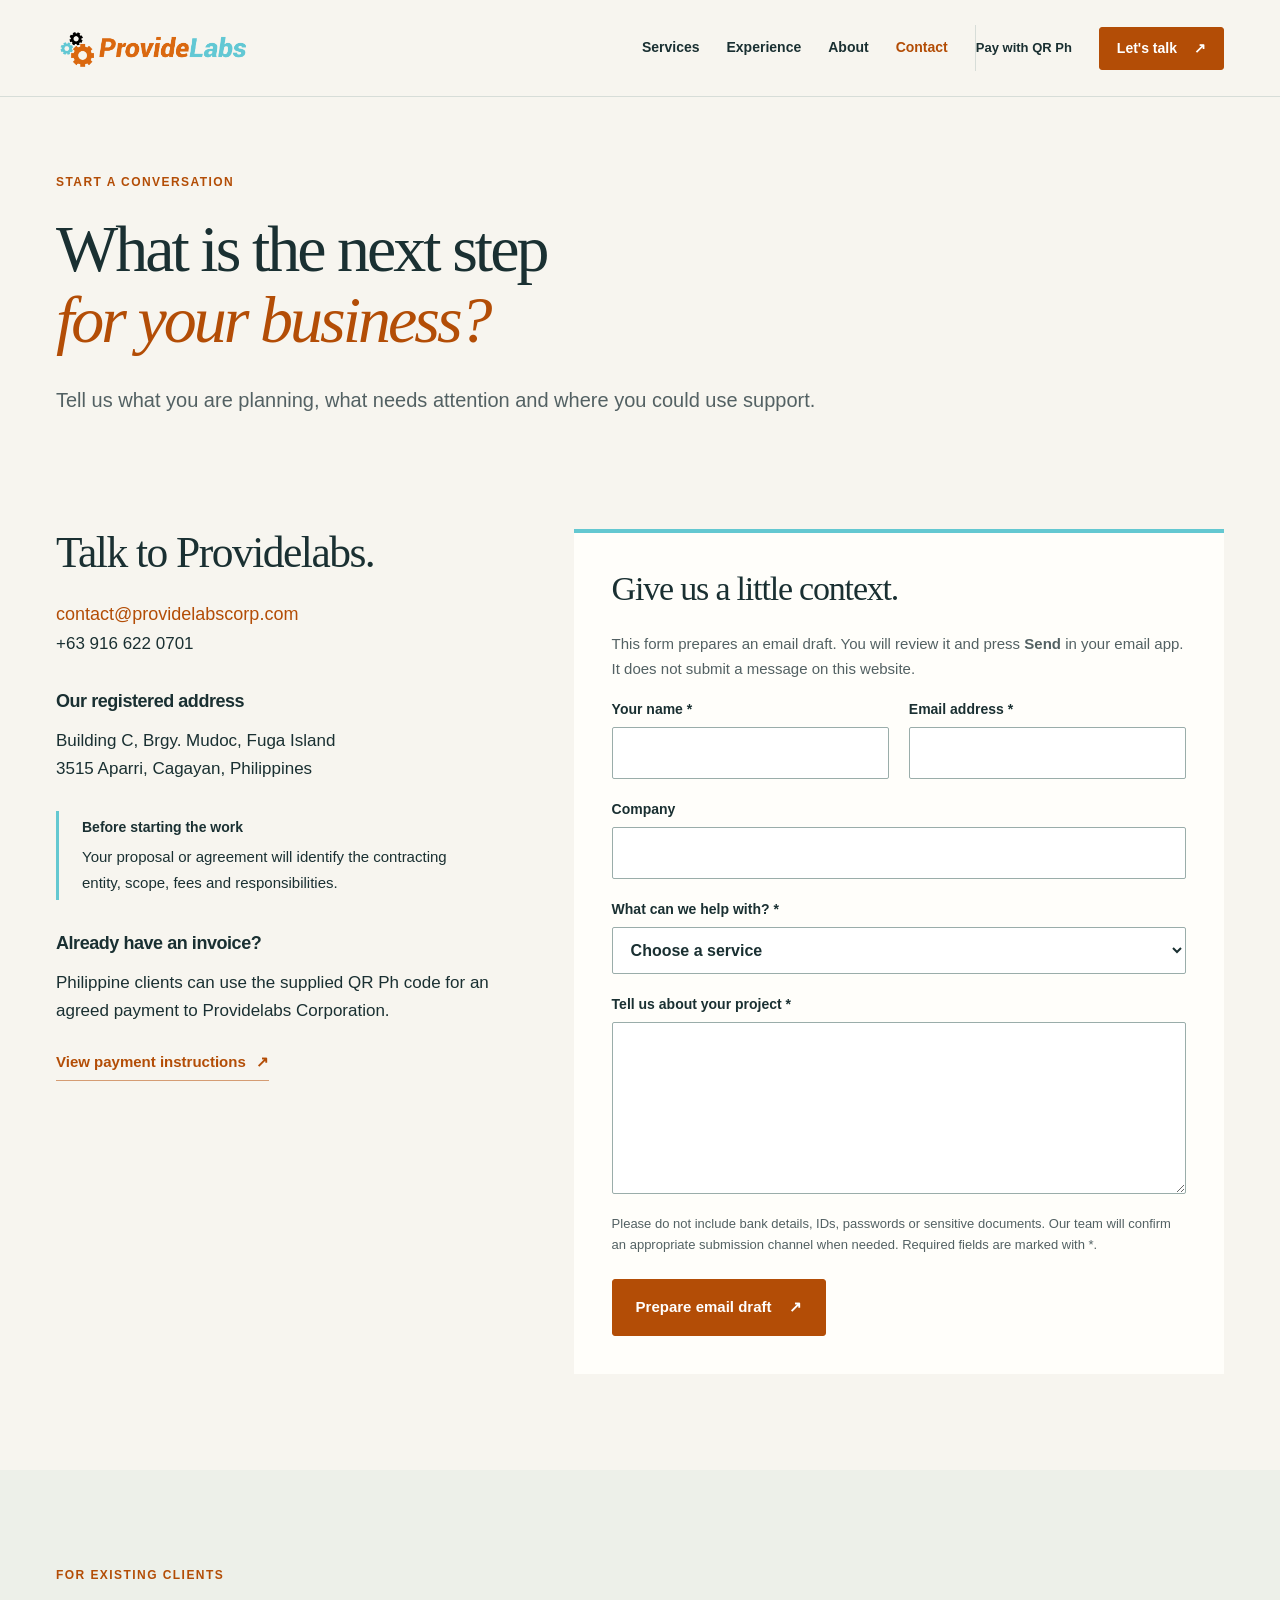
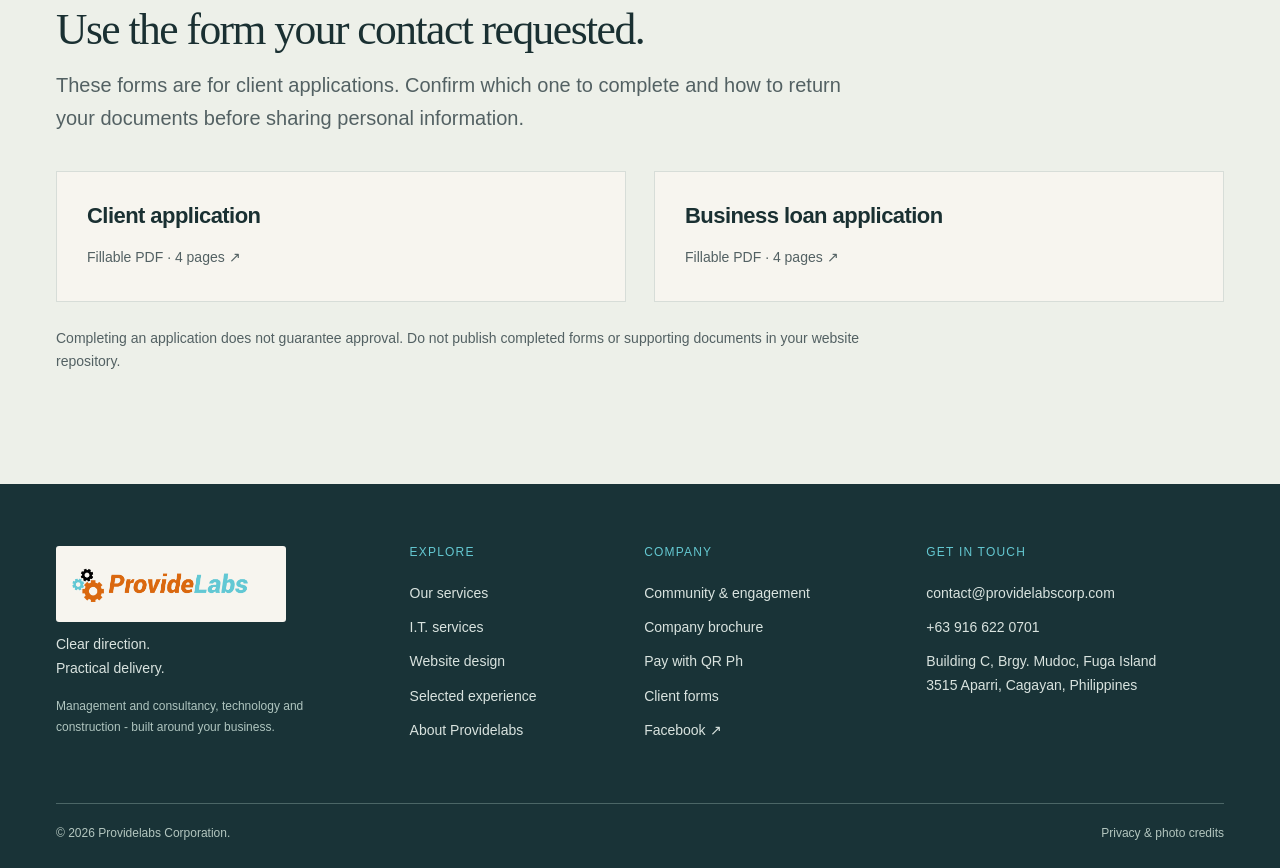
<file: contact.html>
<!DOCTYPE html>
<html lang="en"><head><meta charset="utf-8"/><meta content="width=device-width, initial-scale=1" name="viewport"/><title>Contact &amp; Client Forms | Providelabs</title><meta content="Discuss your consultancy, fintech, gaming, regulatory, I.T. or construction requirements with Providelabs." name="description"/><meta content="#f7f5ef" name="theme-color"/><link href="https://www.providelabscorp.com/contact.html" rel="canonical"/><link href="assets/images/providelabs-gears.png" rel="icon"/><meta content="website" property="og:type"/><meta content="Providelabs Corporation" property="og:site_name"/><meta content="Contact &amp; Client Forms | Providelabs" property="og:title"/><meta content="Discuss your consultancy, fintech, gaming, regulatory, I.T. or construction requirements with Providelabs." property="og:description"/><meta content="https://www.providelabscorp.com/contact.html" property="og:url"/><meta content="https://www.providelabscorp.com/assets/images/partner-meeting-2024.jpg" property="og:image"/><meta content="summary_large_image" name="twitter:card"/><link href="assets/css/style.css" rel="stylesheet"/><script defer="" src="assets/js/main.js"></script><script type="application/ld+json">{"@context": "https://schema.org", "@type": "Organization", "name": "Providelabs Corporation", "url": "https://www.providelabscorp.com/", "logo": "https://www.providelabscorp.com/assets/images/providelabs-logo.png", "email": "contact@providelabscorp.com", "telephone": "+639166220701", "sameAs": ["https://www.facebook.com/providelabs"]}</script></head><body><a class="skip-link" href="#main">Skip to content</a><header class="site-header"><div class="wrap nav-row"><a aria-label="Providelabs home" class="brand" href="index.html"><img alt="Providelabs Corporation" class="" decoding="async" fetchpriority="high" height="399" loading="eager" src="assets/images/providelabs-logo.png" width="1599"/></a><button aria-controls="site-nav" aria-expanded="false" class="menu-toggle">Menu <span aria-hidden="true">+</span></button><nav aria-label="Main navigation" id="site-nav"><a href="services.html">Services</a><a href="experience.html">Experience</a><a href="about.html">About</a><a aria-current="page" href="contact.html">Contact</a><a class="nav-payment" href="payments.html">Pay with QR Ph</a><a class="button button-small" href="contact.html">Let's talk<span aria-hidden="true"> ↗</span></a></nav></div></header><main id="main"><section class="page-hero wrap"><p class="eyebrow">Start a conversation</p><h1>What is the next step<br/><em>for your business?</em></h1><p class="hero-intro">Tell us what you are planning, what needs attention and where you could use support.</p></section><section class="section section-tight wrap contact-grid"><aside><h2>Talk to Providelabs.</h2><p><a class="contact-email" href="mailto:contact@providelabscorp.com">contact@providelabscorp.com</a><br/><a href="tel:+639166220701">+63 916 622 0701</a></p><h3>Our registered address</h3><p>Building C, Brgy. Mudoc, Fuga Island<br/>3515 Aparri, Cagayan, Philippines</p><div class="company-note"><strong>Before starting the work</strong><p>Your proposal or agreement will identify the contracting entity, scope, fees and responsibilities.</p></div><h3>Already have an invoice?</h3><p>Philippine clients can use the supplied QR Ph code for an agreed payment to Providelabs Corporation.</p><a class="text-link" href="payments.html">View payment instructions<span aria-hidden="true"> ↗</span></a></aside><div class="form-panel"><h2>Give us a little context.</h2><p>This form prepares an email draft. You will review it and press <strong>Send</strong> in your email app. It does not submit a message on this website.</p><form id="inquiry-form"><div class="form-two"><label>Your name <span aria-hidden="true">*</span><input autocomplete="name" maxlength="100" name="name" required=""/></label><label>Email address <span aria-hidden="true">*</span><input autocomplete="email" maxlength="160" name="email" required="" type="email"/></label></div><label>Company<input autocomplete="organization" maxlength="160" name="company"/></label><label>What can we help with? <span aria-hidden="true">*</span><select id="service-select" name="service" required=""><option value="">Choose a service</option><option value="consultancy">Management &amp; consultancy</option><option value="fintech-gaming">Fintech &amp; gaming</option><option value="regulation">Regulatory coordination</option><option value="technology">I.T. services &amp; infrastructure</option><option value="hardware">Hardware procurement &amp; deployment</option><option value="software">Software white labeling / custom systems</option><option value="website">Website design &amp; development</option><option value="construction">Construction &amp; technical works</option><option value="other">Help me define the scope</option></select></label><label>Tell us about your project <span aria-hidden="true">*</span><textarea maxlength="3000" name="message" required="" rows="6"></textarea></label><p class="small">Please do not include bank details, IDs, passwords or sensitive documents. Our team will confirm an appropriate submission channel when needed. Required fields are marked with *.</p><button class="button" type="submit">Prepare email draft <span aria-hidden="true">↗</span></button></form><noscript><p>Email your inquiry directly to contact@providelabscorp.com. Include your name, service of interest and a brief description.</p></noscript><div class="draft-result" hidden="" id="draft-result" tabindex="-1"><h3>Your draft is ready - it has not been sent.</h3><p>Open your email app using the button below, or copy the draft into a new email to contact@providelabscorp.com.</p><label for="draft-text">Email draft</label><textarea id="draft-text" readonly="" rows="10"></textarea><div class="button-row"><a class="button" href="mailto:contact@providelabscorp.com" id="draft-link">Open email app</a><button class="button button-outline" id="copy-draft" type="button">Copy draft</button></div><p class="small" id="copy-status" role="status"></p></div></div></section><section class="section soft" id="client-forms"><div class="wrap"><div class="section-heading"><p class="eyebrow">For existing clients</p><h2>Use the form your contact requested.</h2><p class="intro">These forms are for client applications. Confirm which one to complete and how to return your documents before sharing personal information.</p></div><div class="two-col download-cards"><a href="downloads/Providelabs-Client-Application.pdf"><h3>Client application</h3><span>Fillable PDF · 4 pages ↗</span></a><a href="downloads/Providelabs-Business-Loan-Application.pdf"><h3>Business loan application</h3><span>Fillable PDF · 4 pages ↗</span></a></div><p class="scope-note">Completing an application does not guarantee approval. Do not publish completed forms or supporting documents in your website repository.</p></div></section></main><footer class="site-footer"><div class="wrap footer-grid"><div><a class="footer-logo" href="index.html"><img alt="Providelabs Corporation" class="" decoding="async" height="399" loading="lazy" src="assets/images/providelabs-logo.png" width="1599"/></a><p>Clear direction.<br/>Practical delivery.</p><p class="footer-company">Management and consultancy, technology and construction - built around your business.</p></div><div><h2>Explore</h2><a href="services.html">Our services</a><a href="technology.html">I.T. services</a><a href="website-design.html">Website design</a><a href="experience.html">Selected experience</a><a href="about.html">About Providelabs</a></div><div><h2>Company</h2><a href="community.html">Community &amp; engagement</a><a href="downloads/Providelabs-Company-Brochure.pdf">Company brochure</a><a href="payments.html">Pay with QR Ph</a><a href="contact.html#client-forms">Client forms</a><a href="https://www.facebook.com/providelabs" rel="noopener noreferrer" target="_blank">Facebook <span aria-hidden="true">↗</span></a></div><div><h2>Get in touch</h2><a href="mailto:contact@providelabscorp.com">contact@providelabscorp.com</a><a href="tel:+639166220701">+63 916 622 0701</a><p>Building C, Brgy. Mudoc, Fuga Island<br/>3515 Aparri, Cagayan, Philippines</p></div></div><div class="wrap footer-bottom"><span>© 2026 Providelabs Corporation.</span><a href="website-notes.html">Privacy &amp; photo credits</a></div></footer></body></html>
</file>
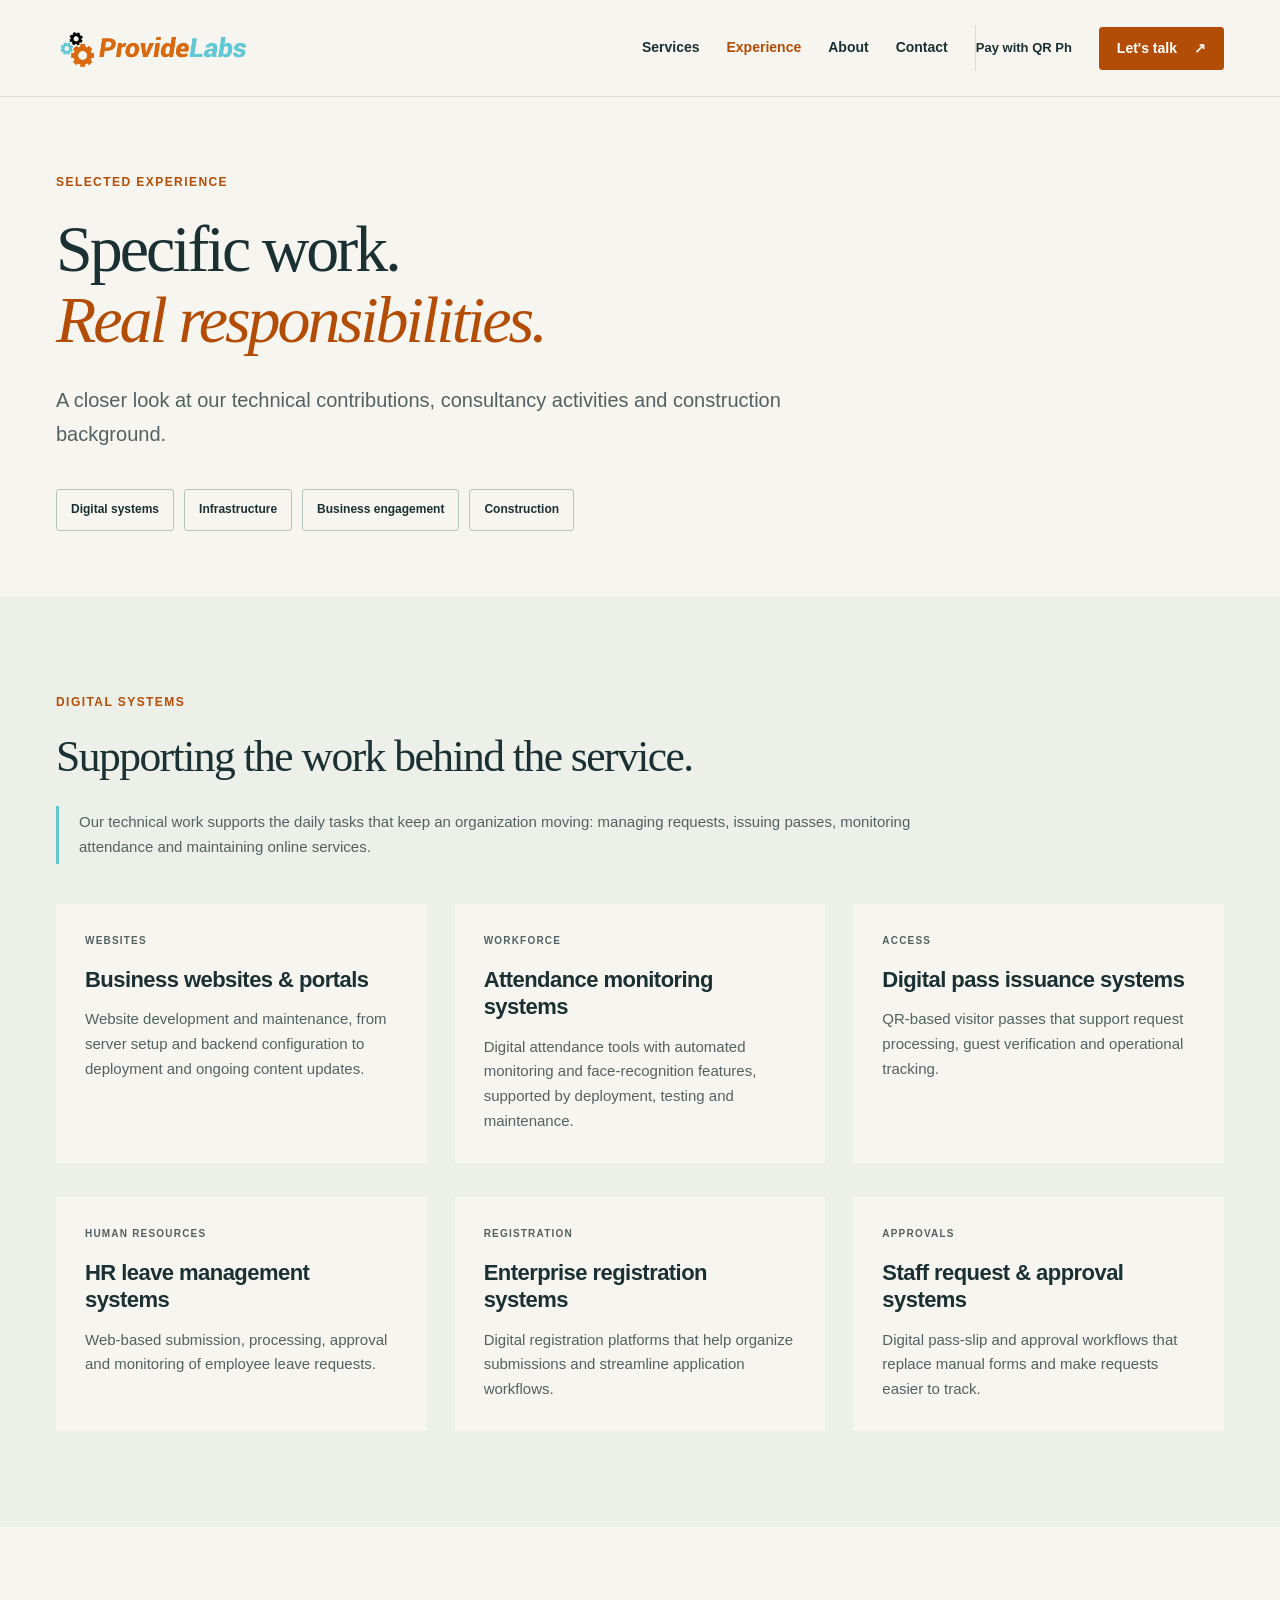
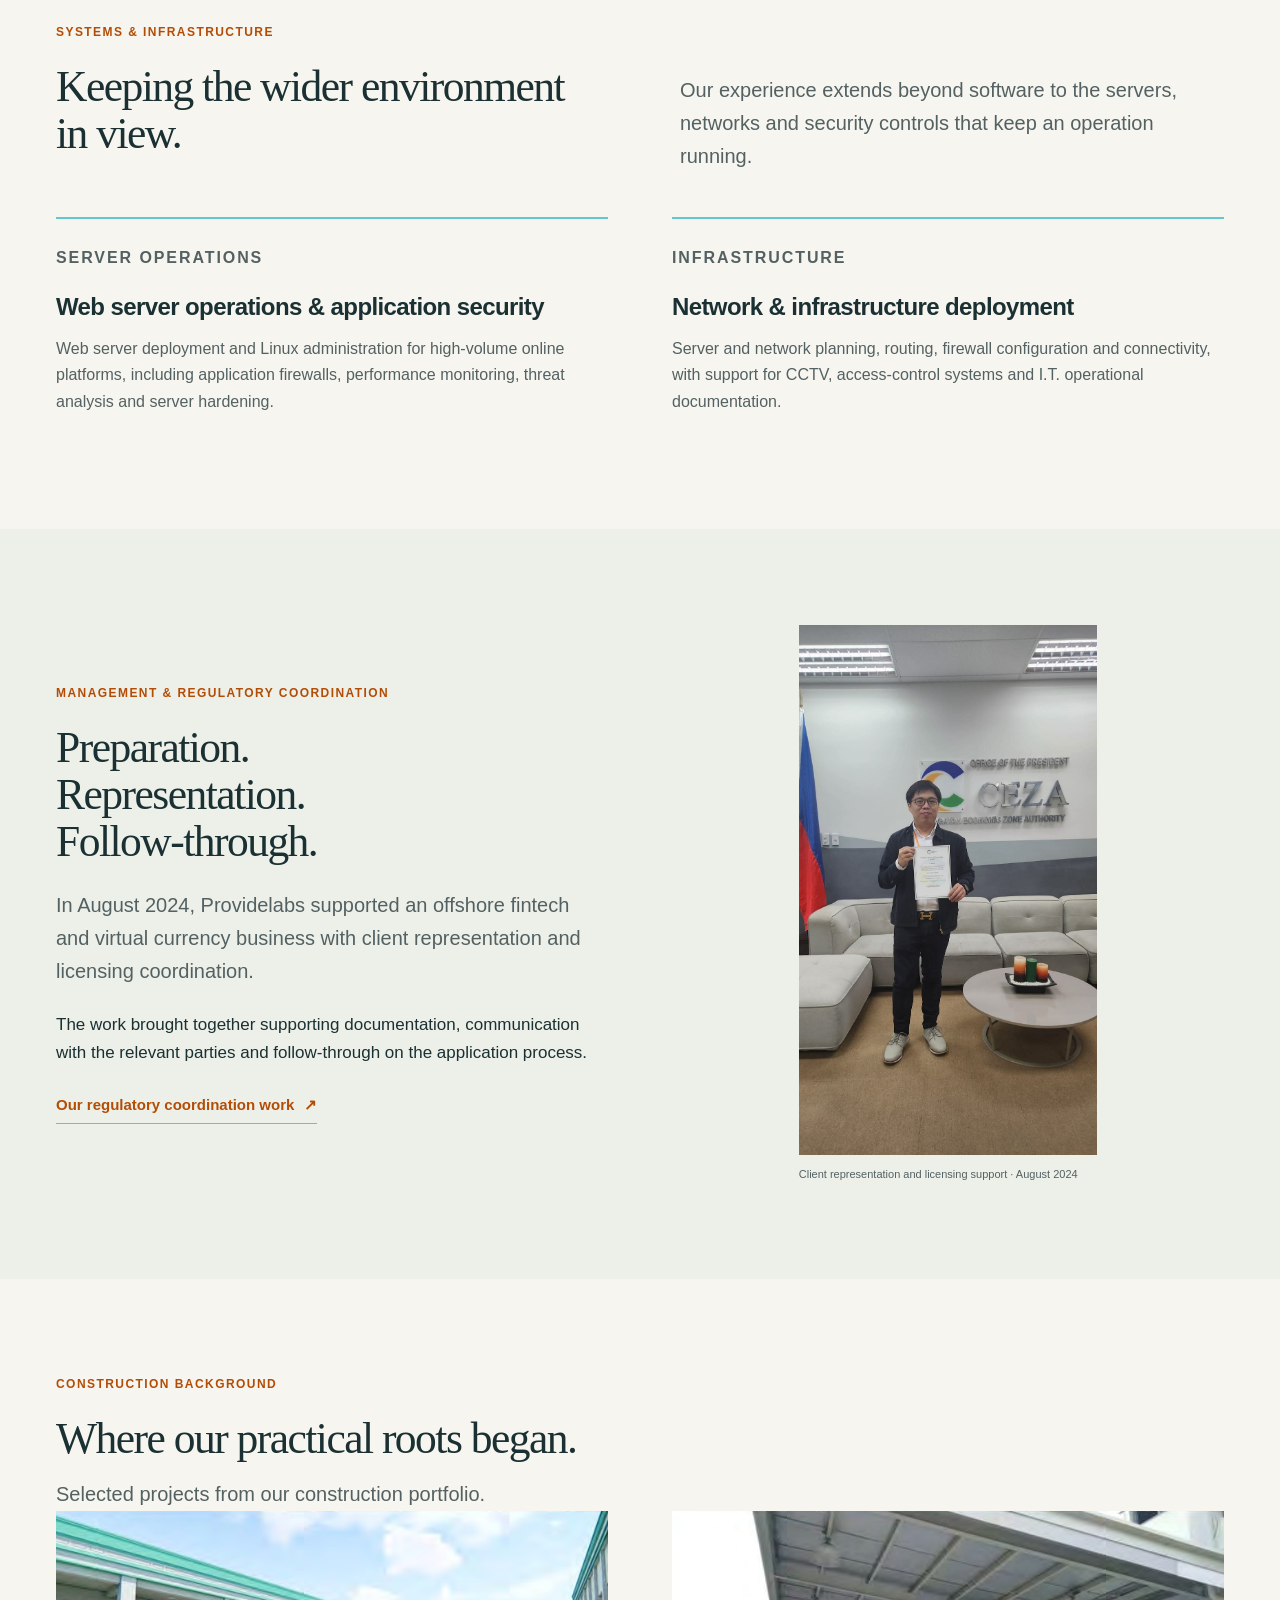
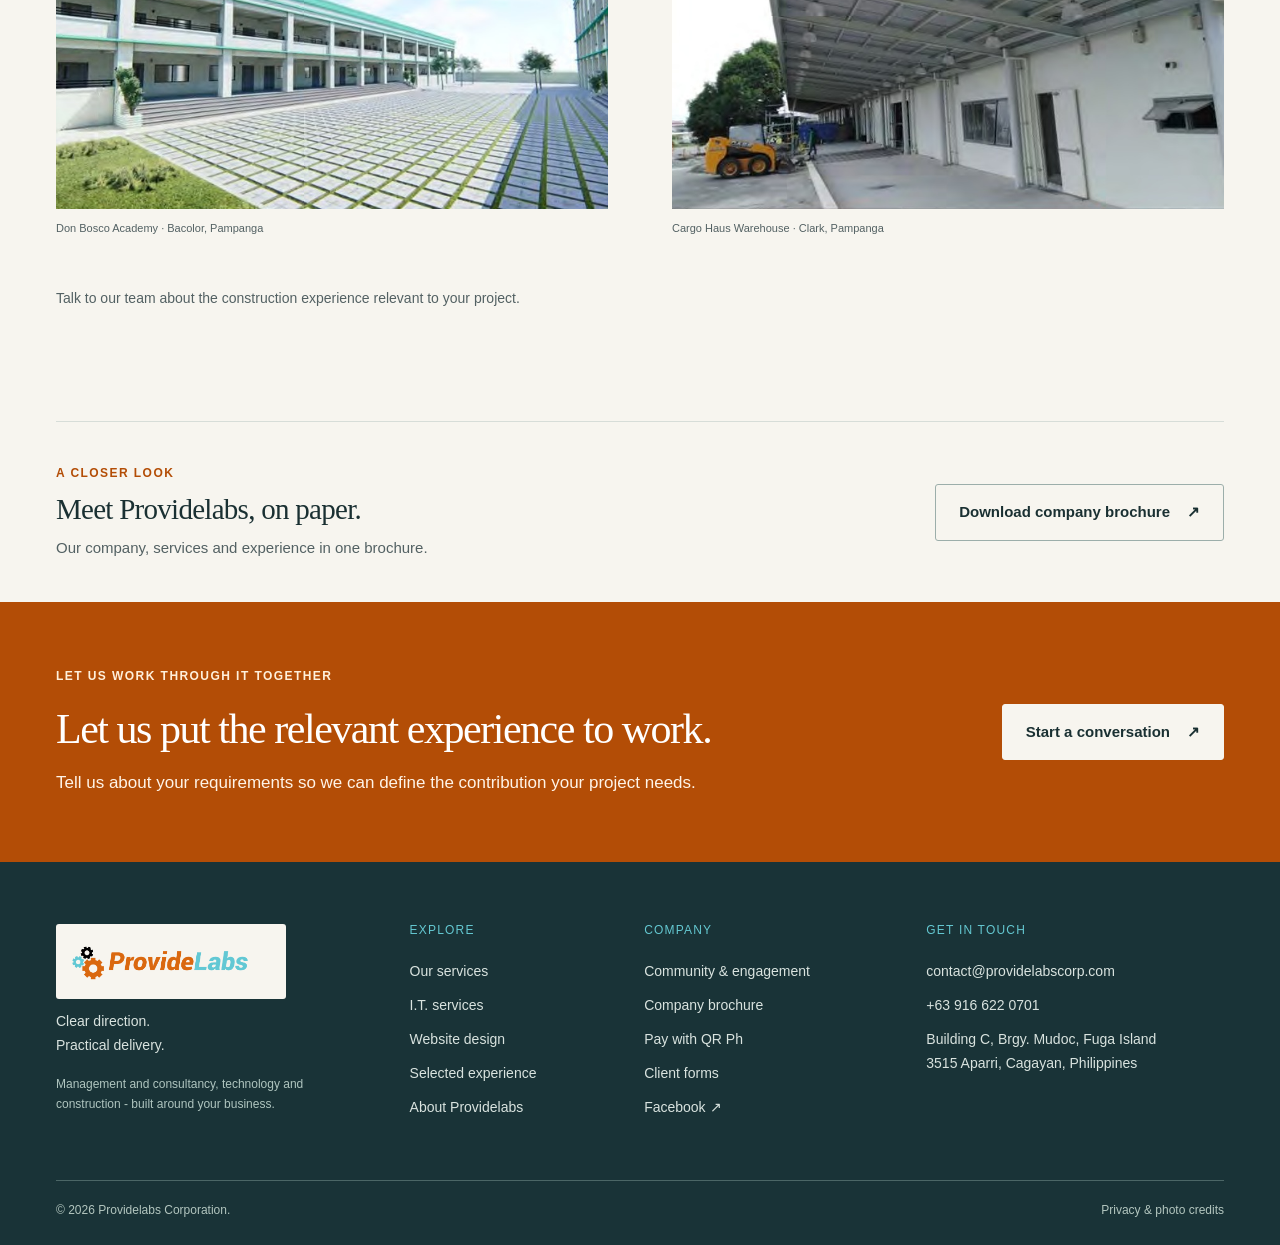
<file: experience.html>
<!DOCTYPE html>
<html lang="en"><head><meta charset="utf-8"/><meta content="width=device-width, initial-scale=1" name="viewport"/><title>Selected Experience | Providelabs</title><meta content="Selected technical contributions, consultancy engagements and construction background from Providelabs." name="description"/><meta content="#f7f5ef" name="theme-color"/><link href="https://www.providelabscorp.com/experience.html" rel="canonical"/><link href="assets/images/providelabs-gears.png" rel="icon"/><meta content="website" property="og:type"/><meta content="Providelabs Corporation" property="og:site_name"/><meta content="Selected Experience | Providelabs" property="og:title"/><meta content="Selected technical contributions, consultancy engagements and construction background from Providelabs." property="og:description"/><meta content="https://www.providelabscorp.com/experience.html" property="og:url"/><meta content="https://www.providelabscorp.com/assets/images/partner-meeting-2024.jpg" property="og:image"/><meta content="summary_large_image" name="twitter:card"/><link href="assets/css/style.css" rel="stylesheet"/><script defer="" src="assets/js/main.js"></script><script type="application/ld+json">{"@context": "https://schema.org", "@type": "Organization", "name": "Providelabs Corporation", "url": "https://www.providelabscorp.com/", "logo": "https://www.providelabscorp.com/assets/images/providelabs-logo.png", "email": "contact@providelabscorp.com", "telephone": "+639166220701", "sameAs": ["https://www.facebook.com/providelabs"]}</script></head><body><a class="skip-link" href="#main">Skip to content</a><header class="site-header"><div class="wrap nav-row"><a aria-label="Providelabs home" class="brand" href="index.html"><img alt="Providelabs Corporation" class="" decoding="async" fetchpriority="high" height="399" loading="eager" src="assets/images/providelabs-logo.png" width="1599"/></a><button aria-controls="site-nav" aria-expanded="false" class="menu-toggle">Menu <span aria-hidden="true">+</span></button><nav aria-label="Main navigation" id="site-nav"><a href="services.html">Services</a><a aria-current="page" href="experience.html">Experience</a><a href="about.html">About</a><a href="contact.html">Contact</a><a class="nav-payment" href="payments.html">Pay with QR Ph</a><a class="button button-small" href="contact.html">Let's talk<span aria-hidden="true"> ↗</span></a></nav></div></header><main id="main"><section class="page-hero wrap"><p class="eyebrow">Selected experience</p><h1>Specific work.<br/><em>Real responsibilities.</em></h1><p class="hero-intro">A closer look at our technical contributions, consultancy activities and construction background.</p><div class="jump-links"><a href="#systems">Digital systems</a><a href="#infrastructure">Infrastructure</a><a href="#business">Business engagement</a><a href="#construction">Construction</a></div></section><section class="section soft" id="systems"><div class="wrap"><div class="section-heading"><p class="eyebrow">Digital systems</p><h2>Supporting the work behind the service.</h2></div><p class="attribution">Our technical work supports the daily tasks that keep an organization moving: managing requests, issuing passes, monitoring attendance and maintaining online services.</p><div class="three-col system-grid"><article class="system-card"><p class="eyebrow">WEBSITES</p><h3>Business websites &amp; portals</h3><p>Website development and maintenance, from server setup and backend configuration to deployment and ongoing content updates.</p></article><article class="system-card"><p class="eyebrow">WORKFORCE</p><h3>Attendance monitoring systems</h3><p>Digital attendance tools with automated monitoring and face-recognition features, supported by deployment, testing and maintenance.</p></article><article class="system-card"><p class="eyebrow">ACCESS</p><h3>Digital pass issuance systems</h3><p>QR-based visitor passes that support request processing, guest verification and operational tracking.</p></article><article class="system-card"><p class="eyebrow">HUMAN RESOURCES</p><h3>HR leave management systems</h3><p>Web-based submission, processing, approval and monitoring of employee leave requests.</p></article><article class="system-card"><p class="eyebrow">REGISTRATION</p><h3>Enterprise registration systems</h3><p>Digital registration platforms that help organize submissions and streamline application workflows.</p></article><article class="system-card"><p class="eyebrow">APPROVALS</p><h3>Staff request &amp; approval systems</h3><p>Digital pass-slip and approval workflows that replace manual forms and make requests easier to track.</p></article></div></div></section><section class="section wrap" id="infrastructure"><div class="split-heading"><div class="section-heading"><p class="eyebrow">Systems &amp; infrastructure</p><h2>Keeping the wider environment in view.</h2></div><p class="intro">Our experience extends beyond software to the servers, networks and security controls that keep an operation running.</p></div><div class="two-col small-cards"><article><p class="eyebrow">SERVER OPERATIONS</p><h3>Web server operations &amp; application security</h3><p>Web server deployment and Linux administration for high-volume online platforms, including application firewalls, performance monitoring, threat analysis and server hardening.</p></article><article><p class="eyebrow">INFRASTRUCTURE</p><h3>Network &amp; infrastructure deployment</h3><p>Server and network planning, routing, firewall configuration and connectivity, with support for CCTV, access-control systems and I.T. operational documentation.</p></article></div></section><section class="section soft" id="business"><div class="wrap two-col"><div><p class="eyebrow">Management &amp; regulatory coordination</p><h2>Preparation.<br/>Representation.<br/>Follow-through.</h2><p class="intro">In August 2024, Providelabs supported an offshore fintech and virtual currency business with client representation and licensing coordination.</p><p>The work brought together supporting documentation, communication with the relevant parties and follow-through on the application process.</p><a class="text-link" href="services.html#regulation">Our regulatory coordination work<span aria-hidden="true"> ↗</span></a></div><figure class="portrait-feature"><img alt="A photograph of a certificate presentation at a regulatory office" class="" decoding="async" height="1536" loading="lazy" src="assets/images/client-engagement-2024.jpg" width="865"/><figcaption>Client representation and licensing support · August 2024</figcaption></figure></div></section><section class="section wrap" id="construction"><div class="section-heading"><p class="eyebrow">Construction background</p><h2>Where our practical roots began.</h2><p class="intro">Selected projects from our construction portfolio.</p></div><div class="two-col"><figure class="portfolio-photo"><img alt="Courtyard and classroom building in the supplied construction portfolio" class="" decoding="async" height="372" loading="lazy" src="assets/images/don-bosco-courtyard.jpg" width="802"/><figcaption>Don Bosco Academy · Bacolor, Pampanga</figcaption></figure><figure class="portfolio-photo"><img alt="Warehouse exterior in the supplied construction portfolio" class="" decoding="async" height="479" loading="lazy" src="assets/images/cargo-haus-exterior.jpg" width="959"/><figcaption>Cargo Haus Warehouse · Clark, Pampanga</figcaption></figure></div><p class="scope-note">Talk to our team about the construction experience relevant to your project.</p></section><aside class="brochure-strip wrap"><div><p class="eyebrow">A closer look</p><h3>Meet Providelabs, on paper.</h3><p>Our company, services and experience in one brochure.</p></div><a class="button button-outline" href="downloads/Providelabs-Company-Brochure.pdf">Download company brochure<span aria-hidden="true"> ↗</span></a></aside><section class="cta"><div class="wrap cta-grid"><div><p class="eyebrow">Let us work through it together</p><h2>Let us put the relevant experience to work.</h2><p>Tell us about your requirements so we can define the contribution your project needs.</p></div><a class="button button-light" href="contact.html">Start a conversation<span aria-hidden="true"> ↗</span></a></div></section></main><footer class="site-footer"><div class="wrap footer-grid"><div><a class="footer-logo" href="index.html"><img alt="Providelabs Corporation" class="" decoding="async" height="399" loading="lazy" src="assets/images/providelabs-logo.png" width="1599"/></a><p>Clear direction.<br/>Practical delivery.</p><p class="footer-company">Management and consultancy, technology and construction - built around your business.</p></div><div><h2>Explore</h2><a href="services.html">Our services</a><a href="technology.html">I.T. services</a><a href="website-design.html">Website design</a><a href="experience.html">Selected experience</a><a href="about.html">About Providelabs</a></div><div><h2>Company</h2><a href="community.html">Community &amp; engagement</a><a href="downloads/Providelabs-Company-Brochure.pdf">Company brochure</a><a href="payments.html">Pay with QR Ph</a><a href="contact.html#client-forms">Client forms</a><a href="https://www.facebook.com/providelabs" rel="noopener noreferrer" target="_blank">Facebook <span aria-hidden="true">↗</span></a></div><div><h2>Get in touch</h2><a href="mailto:contact@providelabscorp.com">contact@providelabscorp.com</a><a href="tel:+639166220701">+63 916 622 0701</a><p>Building C, Brgy. Mudoc, Fuga Island<br/>3515 Aparri, Cagayan, Philippines</p></div></div><div class="wrap footer-bottom"><span>© 2026 Providelabs Corporation.</span><a href="website-notes.html">Privacy &amp; photo credits</a></div></footer></body></html>
</file>
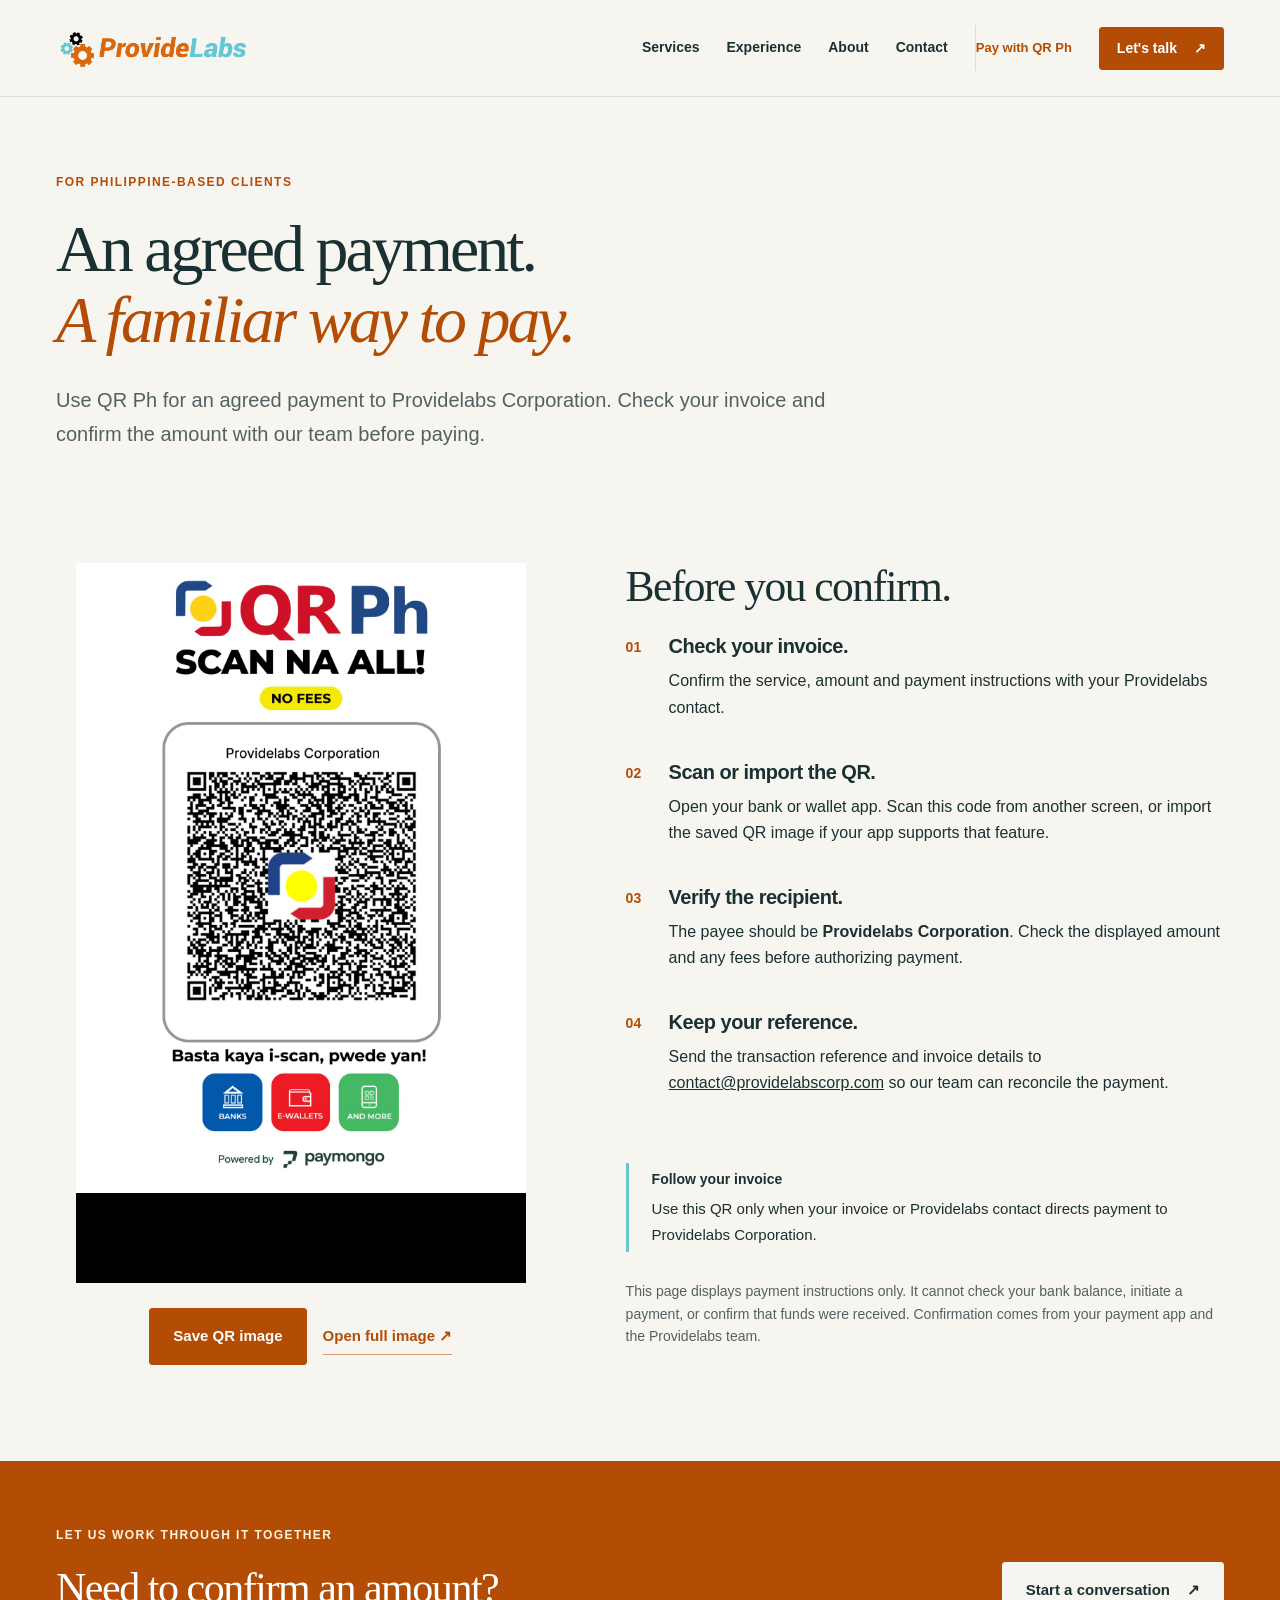
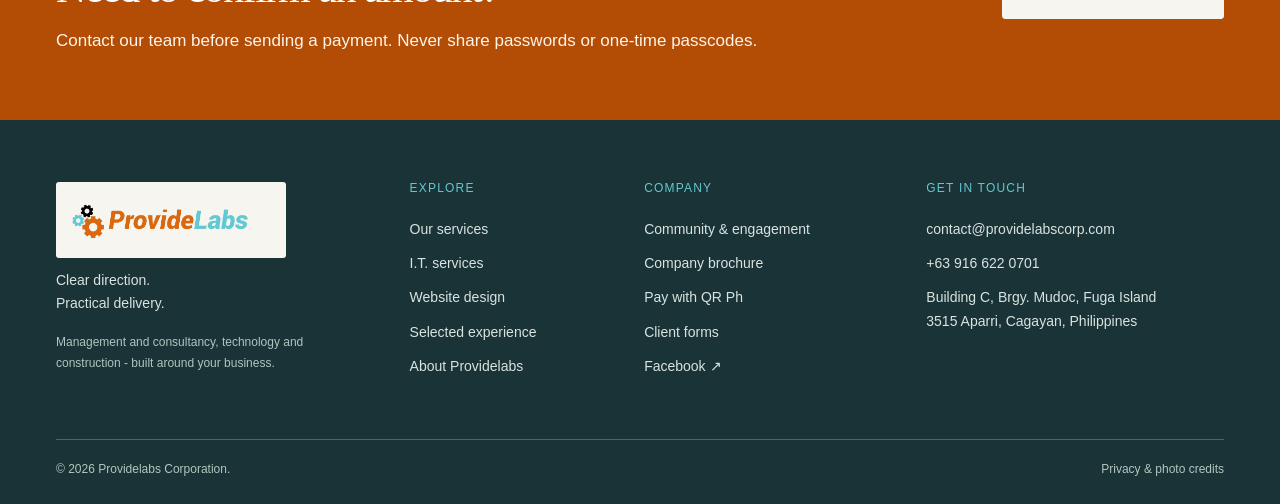
<file: payments.html>
<!DOCTYPE html>
<html lang="en"><head><meta charset="utf-8"/><meta content="width=device-width, initial-scale=1" name="viewport"/><title>Pay with QR Ph | Providelabs</title><meta content="Payment instructions and the original Providelabs Corporation QR Ph code for Philippine-based clients." name="description"/><meta content="#f7f5ef" name="theme-color"/><link href="https://www.providelabscorp.com/payments.html" rel="canonical"/><link href="assets/images/providelabs-gears.png" rel="icon"/><meta content="website" property="og:type"/><meta content="Providelabs Corporation" property="og:site_name"/><meta content="Pay with QR Ph | Providelabs" property="og:title"/><meta content="Payment instructions and the original Providelabs Corporation QR Ph code for Philippine-based clients." property="og:description"/><meta content="https://www.providelabscorp.com/payments.html" property="og:url"/><meta content="https://www.providelabscorp.com/assets/images/partner-meeting-2024.jpg" property="og:image"/><meta content="summary_large_image" name="twitter:card"/><link href="assets/css/style.css" rel="stylesheet"/><script defer="" src="assets/js/main.js"></script><script type="application/ld+json">{"@context": "https://schema.org", "@type": "Organization", "name": "Providelabs Corporation", "url": "https://www.providelabscorp.com/", "logo": "https://www.providelabscorp.com/assets/images/providelabs-logo.png", "email": "contact@providelabscorp.com", "telephone": "+639166220701", "sameAs": ["https://www.facebook.com/providelabs"]}</script></head><body><a class="skip-link" href="#main">Skip to content</a><header class="site-header"><div class="wrap nav-row"><a aria-label="Providelabs home" class="brand" href="index.html"><img alt="Providelabs Corporation" class="" decoding="async" fetchpriority="high" height="399" loading="eager" src="assets/images/providelabs-logo.png" width="1599"/></a><button aria-controls="site-nav" aria-expanded="false" class="menu-toggle">Menu <span aria-hidden="true">+</span></button><nav aria-label="Main navigation" id="site-nav"><a href="services.html">Services</a><a href="experience.html">Experience</a><a href="about.html">About</a><a href="contact.html">Contact</a><a aria-current="page" class="nav-payment" href="payments.html">Pay with QR Ph</a><a class="button button-small" href="contact.html">Let's talk<span aria-hidden="true"> ↗</span></a></nav></div></header><main id="main"><section class="page-hero wrap"><p class="eyebrow">For Philippine-based clients</p><h1>An agreed payment.<br/><em>A familiar way to pay.</em></h1><p class="hero-intro">Use QR Ph for an agreed payment to Providelabs Corporation. Check your invoice and confirm the amount with our team before paying.</p></section><section class="section section-tight wrap payment-grid"><div class="qr-panel"><img alt="Original QR Ph payment poster for Providelabs Corporation, powered by PayMongo" class="" decoding="async" fetchpriority="high" height="2048" loading="eager" src="assets/images/providelabs-qr-ph.jpg" width="1280"/><div class="button-row"><a class="button" download="Providelabs-QR-Ph.jpg" href="assets/images/providelabs-qr-ph.jpg">Save QR image</a><a class="text-link" href="assets/images/providelabs-qr-ph.jpg" rel="noopener" target="_blank">Open full image ↗</a></div></div><div><h2>Before you confirm.</h2><ol class="payment-steps"><li><h3>Check your invoice.</h3><p>Confirm the service, amount and payment instructions with your Providelabs contact.</p></li><li><h3>Scan or import the QR.</h3><p>Open your bank or wallet app. Scan this code from another screen, or import the saved QR image if your app supports that feature.</p></li><li><h3>Verify the recipient.</h3><p>The payee should be <strong>Providelabs Corporation</strong>. Check the displayed amount and any fees before authorizing payment.</p></li><li><h3>Keep your reference.</h3><p>Send the transaction reference and invoice details to <a href="mailto:contact@providelabscorp.com?subject=Payment%20reference">contact@providelabscorp.com</a> so our team can reconcile the payment.</p></li></ol><div class="company-note"><strong>Follow your invoice</strong><p>Use this QR only when your invoice or Providelabs contact directs payment to Providelabs Corporation.</p></div><p class="scope-note">This page displays payment instructions only. It cannot check your bank balance, initiate a payment, or confirm that funds were received. Confirmation comes from your payment app and the Providelabs team.</p></div></section><section class="cta"><div class="wrap cta-grid"><div><p class="eyebrow">Let us work through it together</p><h2>Need to confirm an amount?</h2><p>Contact our team before sending a payment. Never share passwords or one-time passcodes.</p></div><a class="button button-light" href="contact.html">Start a conversation<span aria-hidden="true"> ↗</span></a></div></section></main><footer class="site-footer"><div class="wrap footer-grid"><div><a class="footer-logo" href="index.html"><img alt="Providelabs Corporation" class="" decoding="async" height="399" loading="lazy" src="assets/images/providelabs-logo.png" width="1599"/></a><p>Clear direction.<br/>Practical delivery.</p><p class="footer-company">Management and consultancy, technology and construction - built around your business.</p></div><div><h2>Explore</h2><a href="services.html">Our services</a><a href="technology.html">I.T. services</a><a href="website-design.html">Website design</a><a href="experience.html">Selected experience</a><a href="about.html">About Providelabs</a></div><div><h2>Company</h2><a href="community.html">Community &amp; engagement</a><a href="downloads/Providelabs-Company-Brochure.pdf">Company brochure</a><a href="payments.html">Pay with QR Ph</a><a href="contact.html#client-forms">Client forms</a><a href="https://www.facebook.com/providelabs" rel="noopener noreferrer" target="_blank">Facebook <span aria-hidden="true">↗</span></a></div><div><h2>Get in touch</h2><a href="mailto:contact@providelabscorp.com">contact@providelabscorp.com</a><a href="tel:+639166220701">+63 916 622 0701</a><p>Building C, Brgy. Mudoc, Fuga Island<br/>3515 Aparri, Cagayan, Philippines</p></div></div><div class="wrap footer-bottom"><span>© 2026 Providelabs Corporation.</span><a href="website-notes.html">Privacy &amp; photo credits</a></div></footer></body></html>
</file>
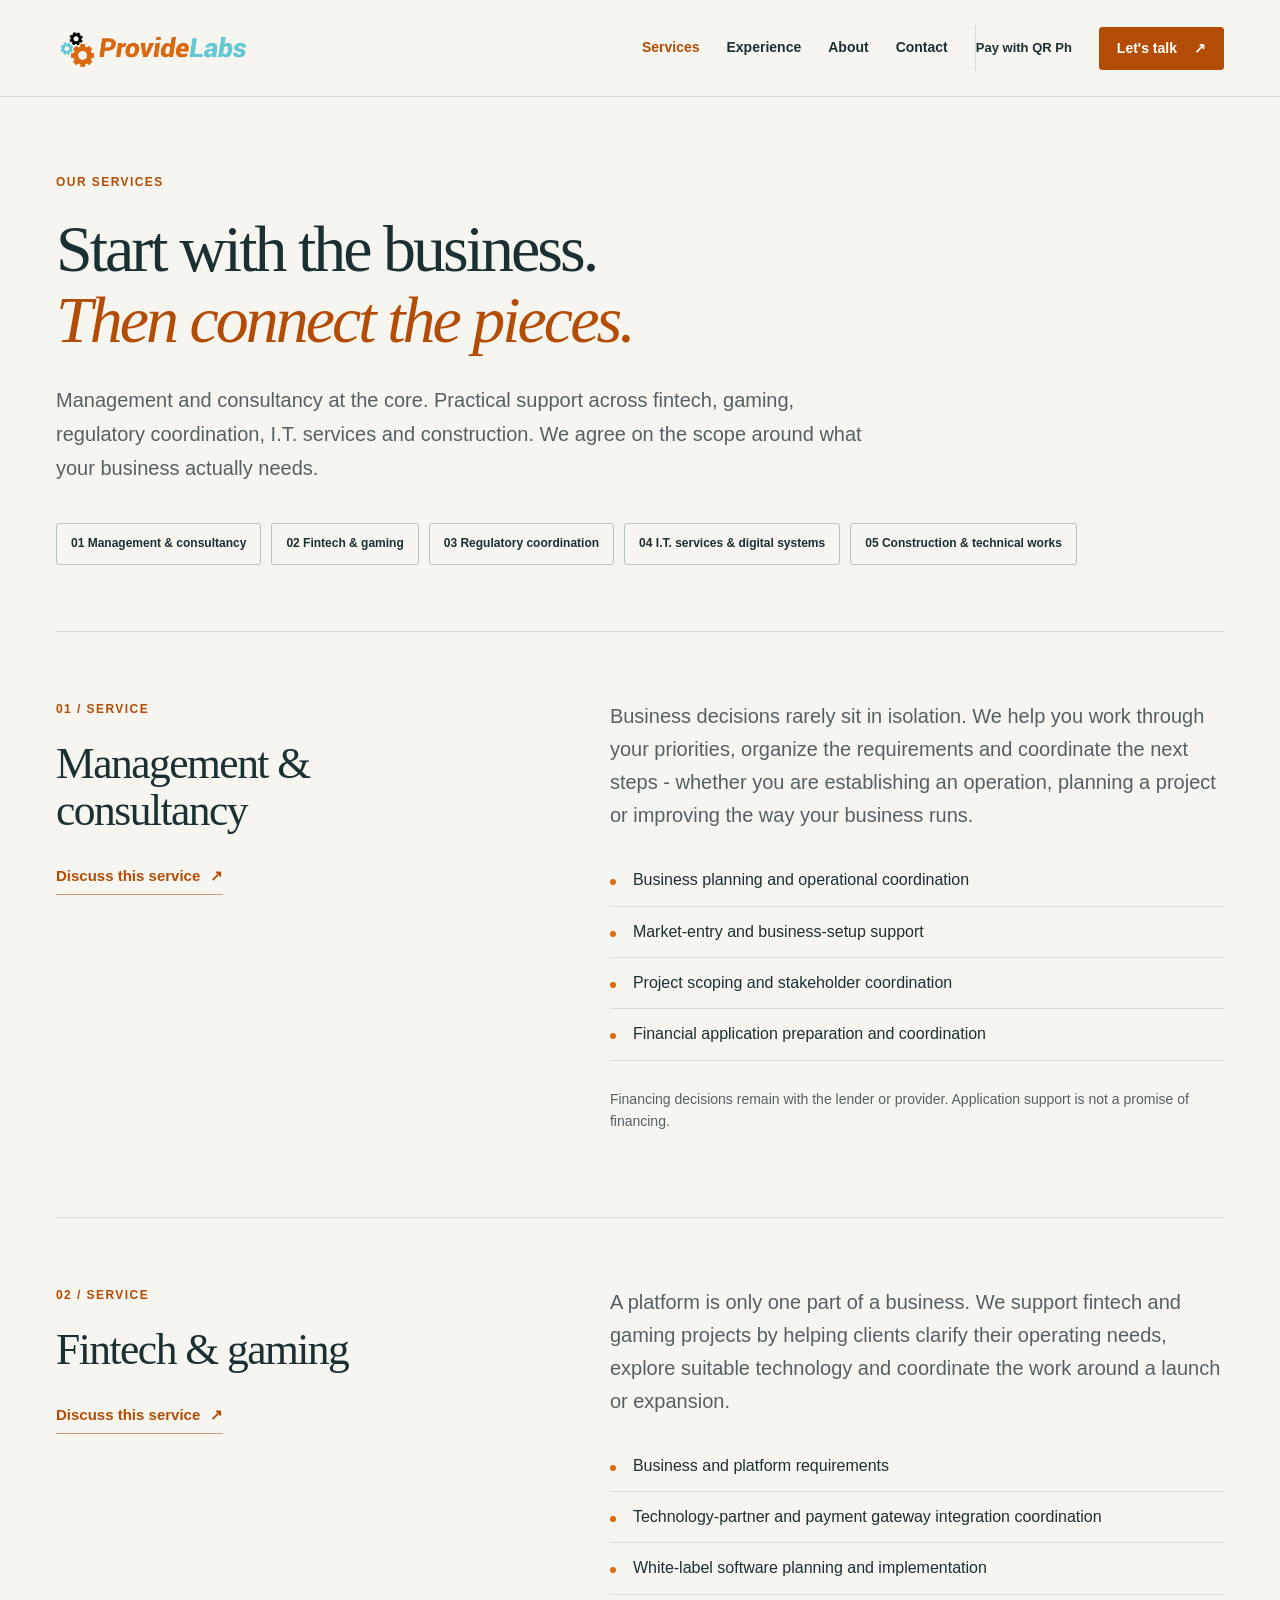
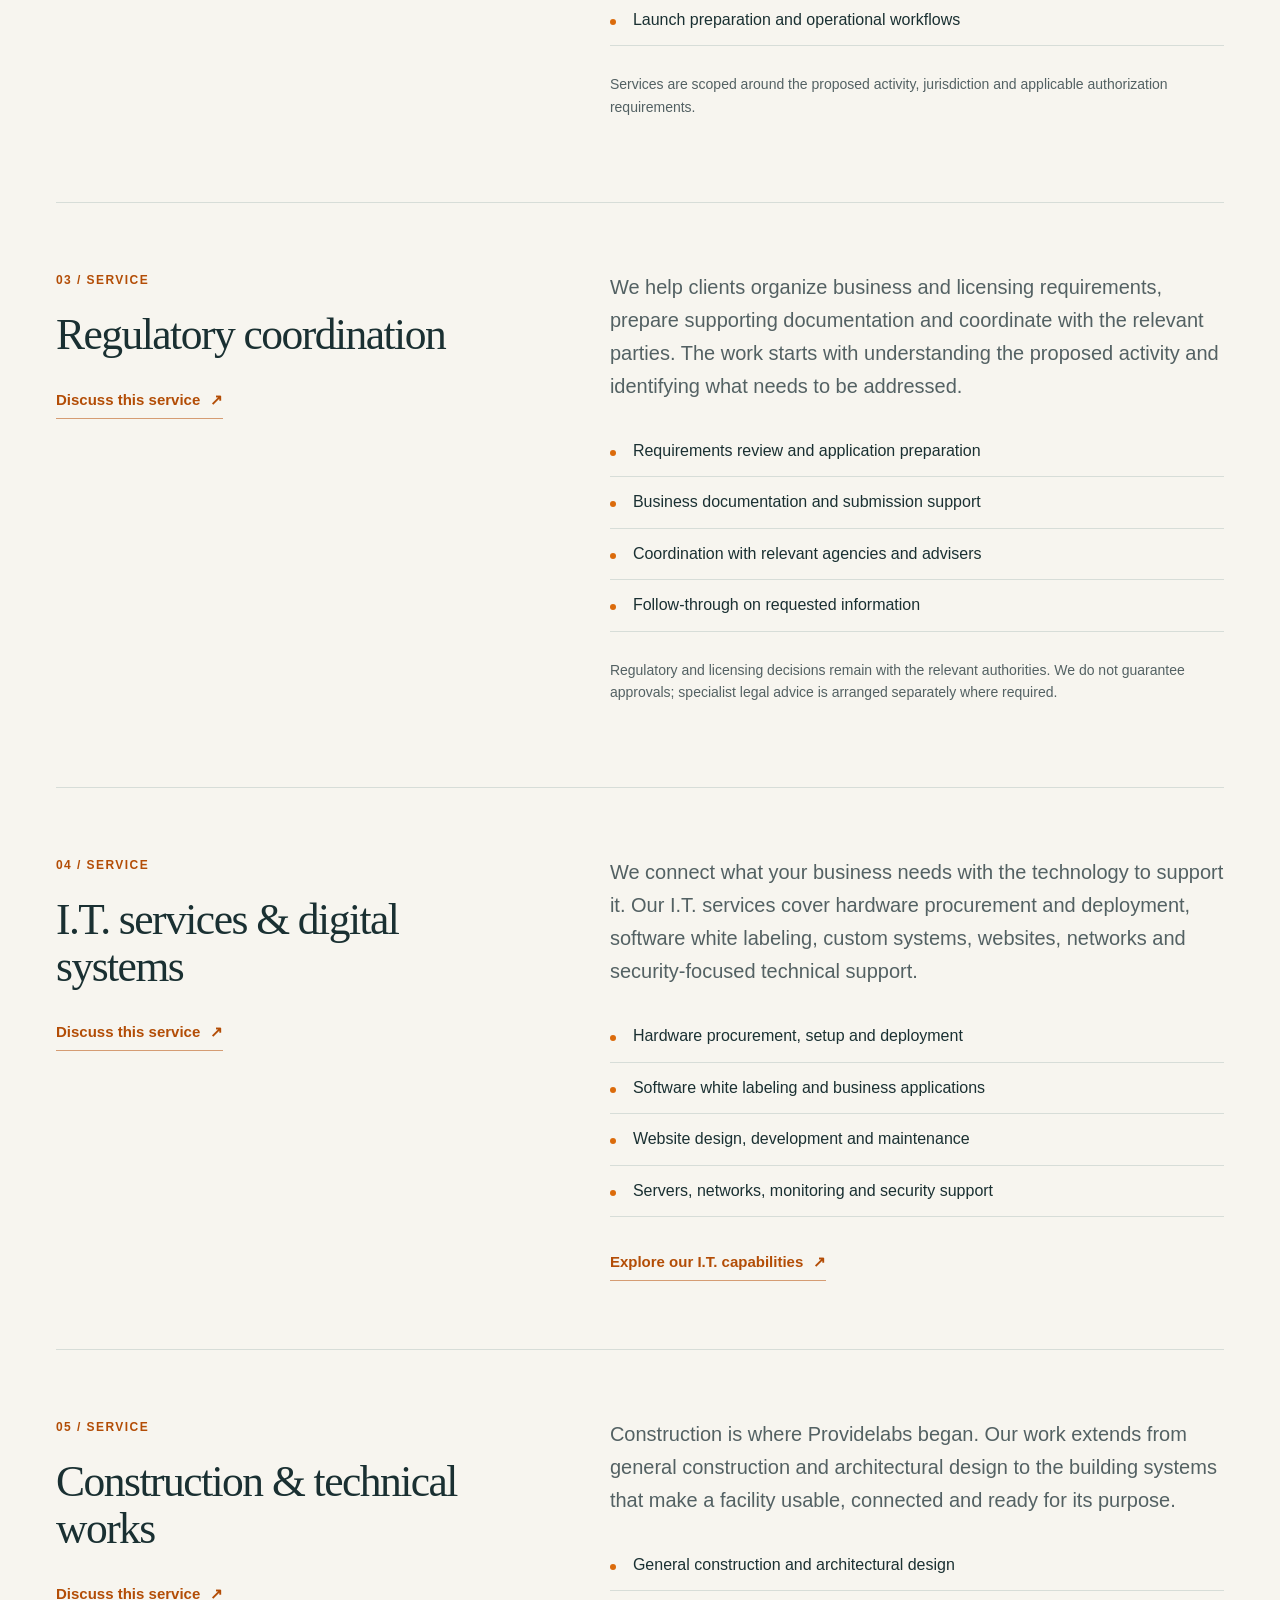
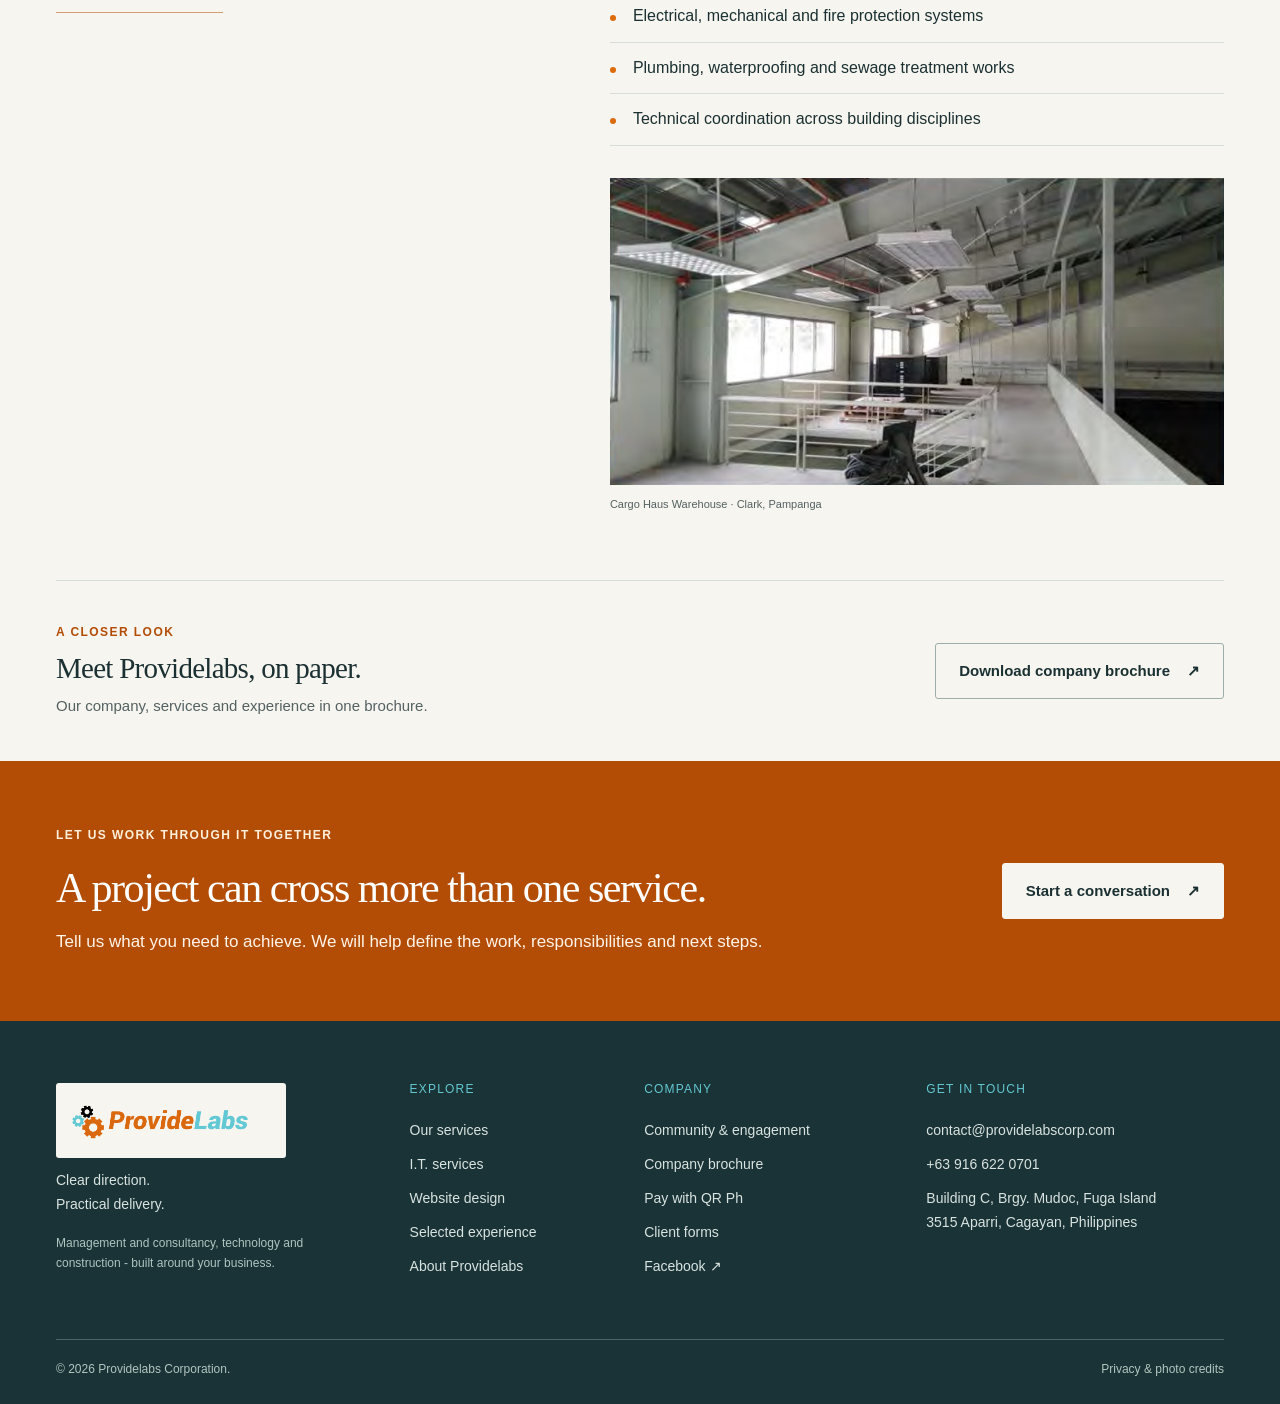
<file: services.html>
<!DOCTYPE html>
<html lang="en"><head><meta charset="utf-8"/><meta content="width=device-width, initial-scale=1" name="viewport"/><title>Our Services | Providelabs</title><meta content="Management and consultancy, fintech and gaming, regulatory coordination, I.T. services and construction from Providelabs." name="description"/><meta content="#f7f5ef" name="theme-color"/><link href="https://www.providelabscorp.com/services.html" rel="canonical"/><link href="assets/images/providelabs-gears.png" rel="icon"/><meta content="website" property="og:type"/><meta content="Providelabs Corporation" property="og:site_name"/><meta content="Our Services | Providelabs" property="og:title"/><meta content="Management and consultancy, fintech and gaming, regulatory coordination, I.T. services and construction from Providelabs." property="og:description"/><meta content="https://www.providelabscorp.com/services.html" property="og:url"/><meta content="https://www.providelabscorp.com/assets/images/partner-meeting-2024.jpg" property="og:image"/><meta content="summary_large_image" name="twitter:card"/><link href="assets/css/style.css" rel="stylesheet"/><script defer="" src="assets/js/main.js"></script><script type="application/ld+json">{"@context": "https://schema.org", "@type": "Organization", "name": "Providelabs Corporation", "url": "https://www.providelabscorp.com/", "logo": "https://www.providelabscorp.com/assets/images/providelabs-logo.png", "email": "contact@providelabscorp.com", "telephone": "+639166220701", "sameAs": ["https://www.facebook.com/providelabs"]}</script></head><body><a class="skip-link" href="#main">Skip to content</a><header class="site-header"><div class="wrap nav-row"><a aria-label="Providelabs home" class="brand" href="index.html"><img alt="Providelabs Corporation" class="" decoding="async" fetchpriority="high" height="399" loading="eager" src="assets/images/providelabs-logo.png" width="1599"/></a><button aria-controls="site-nav" aria-expanded="false" class="menu-toggle">Menu <span aria-hidden="true">+</span></button><nav aria-label="Main navigation" id="site-nav"><a aria-current="page" href="services.html">Services</a><a href="experience.html">Experience</a><a href="about.html">About</a><a href="contact.html">Contact</a><a class="nav-payment" href="payments.html">Pay with QR Ph</a><a class="button button-small" href="contact.html">Let's talk<span aria-hidden="true"> ↗</span></a></nav></div></header><main id="main"><section class="page-hero wrap"><p class="eyebrow">Our services</p><h1>Start with the business.<br/><em>Then connect the pieces.</em></h1><p class="hero-intro">Management and consultancy at the core. Practical support across fintech, gaming, regulatory coordination, I.T. services and construction. We agree on the scope around what your business actually needs.</p><div class="jump-links"><a href="#consultancy">01 Management &amp; consultancy</a><a href="#fintech-gaming">02 Fintech &amp; gaming</a><a href="#regulation">03 Regulatory coordination</a><a href="#technology">04 I.T. services &amp; digital systems</a><a href="#construction">05 Construction &amp; technical works</a></div></section><section class="service-detail wrap" id="consultancy"><div><p class="eyebrow">01 / SERVICE</p><h2>Management &amp; consultancy</h2><a class="text-link" href="contact.html?service=consultancy">Discuss this service<span aria-hidden="true"> ↗</span></a></div><div><p class="intro">Business decisions rarely sit in isolation. We help you work through your priorities, organize the requirements and coordinate the next steps - whether you are establishing an operation, planning a project or improving the way your business runs.</p><ul class="detail-list"><li>Business planning and operational coordination</li><li>Market-entry and business-setup support</li><li>Project scoping and stakeholder coordination</li><li>Financial application preparation and coordination</li></ul><p class="scope-note">Financing decisions remain with the lender or provider. Application support is not a promise of financing.</p></div></section><section class="service-detail wrap" id="fintech-gaming"><div><p class="eyebrow">02 / SERVICE</p><h2>Fintech &amp; gaming</h2><a class="text-link" href="contact.html?service=fintech-gaming">Discuss this service<span aria-hidden="true"> ↗</span></a></div><div><p class="intro">A platform is only one part of a business. We support fintech and gaming projects by helping clients clarify their operating needs, explore suitable technology and coordinate the work around a launch or expansion.</p><ul class="detail-list"><li>Business and platform requirements</li><li>Technology-partner and payment gateway integration coordination</li><li>White-label software planning and implementation</li><li>Launch preparation and operational workflows</li></ul><p class="scope-note">Services are scoped around the proposed activity, jurisdiction and applicable authorization requirements.</p></div></section><section class="service-detail wrap" id="regulation"><div><p class="eyebrow">03 / SERVICE</p><h2>Regulatory coordination</h2><a class="text-link" href="contact.html?service=regulation">Discuss this service<span aria-hidden="true"> ↗</span></a></div><div><p class="intro">We help clients organize business and licensing requirements, prepare supporting documentation and coordinate with the relevant parties. The work starts with understanding the proposed activity and identifying what needs to be addressed.</p><ul class="detail-list"><li>Requirements review and application preparation</li><li>Business documentation and submission support</li><li>Coordination with relevant agencies and advisers</li><li>Follow-through on requested information</li></ul><p class="scope-note">Regulatory and licensing decisions remain with the relevant authorities. We do not guarantee approvals; specialist legal advice is arranged separately where required.</p></div></section><section class="service-detail wrap" id="technology"><div><p class="eyebrow">04 / SERVICE</p><h2>I.T. services &amp; digital systems</h2><a class="text-link" href="contact.html?service=technology">Discuss this service<span aria-hidden="true"> ↗</span></a></div><div><p class="intro">We connect what your business needs with the technology to support it. Our I.T. services cover hardware procurement and deployment, software white labeling, custom systems, websites, networks and security-focused technical support.</p><ul class="detail-list"><li>Hardware procurement, setup and deployment</li><li>Software white labeling and business applications</li><li>Website design, development and maintenance</li><li>Servers, networks, monitoring and security support</li></ul><a class="text-link" href="technology.html">Explore our I.T. capabilities<span aria-hidden="true"> ↗</span></a></div></section><section class="service-detail wrap" id="construction"><div><p class="eyebrow">05 / SERVICE</p><h2>Construction &amp; technical works</h2><a class="text-link" href="contact.html?service=construction">Discuss this service<span aria-hidden="true"> ↗</span></a></div><div><p class="intro">Construction is where Providelabs began. Our work extends from general construction and architectural design to the building systems that make a facility usable, connected and ready for its purpose.</p><ul class="detail-list"><li>General construction and architectural design</li><li>Electrical, mechanical and fire protection systems</li><li>Plumbing, waterproofing and sewage treatment works</li><li>Technical coordination across building disciplines</li></ul><figure class="inline-photo"><img alt="Interior of a warehouse from the supplied construction portfolio" class="" decoding="async" height="377" loading="lazy" src="assets/images/cargo-haus-interior.jpg" width="754"/><figcaption>Cargo Haus Warehouse · Clark, Pampanga</figcaption></figure></div></section><aside class="brochure-strip wrap"><div><p class="eyebrow">A closer look</p><h3>Meet Providelabs, on paper.</h3><p>Our company, services and experience in one brochure.</p></div><a class="button button-outline" href="downloads/Providelabs-Company-Brochure.pdf">Download company brochure<span aria-hidden="true"> ↗</span></a></aside><section class="cta"><div class="wrap cta-grid"><div><p class="eyebrow">Let us work through it together</p><h2>A project can cross more than one service.</h2><p>Tell us what you need to achieve. We will help define the work, responsibilities and next steps.</p></div><a class="button button-light" href="contact.html">Start a conversation<span aria-hidden="true"> ↗</span></a></div></section></main><footer class="site-footer"><div class="wrap footer-grid"><div><a class="footer-logo" href="index.html"><img alt="Providelabs Corporation" class="" decoding="async" height="399" loading="lazy" src="assets/images/providelabs-logo.png" width="1599"/></a><p>Clear direction.<br/>Practical delivery.</p><p class="footer-company">Management and consultancy, technology and construction - built around your business.</p></div><div><h2>Explore</h2><a href="services.html">Our services</a><a href="technology.html">I.T. services</a><a href="website-design.html">Website design</a><a href="experience.html">Selected experience</a><a href="about.html">About Providelabs</a></div><div><h2>Company</h2><a href="community.html">Community &amp; engagement</a><a href="downloads/Providelabs-Company-Brochure.pdf">Company brochure</a><a href="payments.html">Pay with QR Ph</a><a href="contact.html#client-forms">Client forms</a><a href="https://www.facebook.com/providelabs" rel="noopener noreferrer" target="_blank">Facebook <span aria-hidden="true">↗</span></a></div><div><h2>Get in touch</h2><a href="mailto:contact@providelabscorp.com">contact@providelabscorp.com</a><a href="tel:+639166220701">+63 916 622 0701</a><p>Building C, Brgy. Mudoc, Fuga Island<br/>3515 Aparri, Cagayan, Philippines</p></div></div><div class="wrap footer-bottom"><span>© 2026 Providelabs Corporation.</span><a href="website-notes.html">Privacy &amp; photo credits</a></div></footer></body></html>
</file>
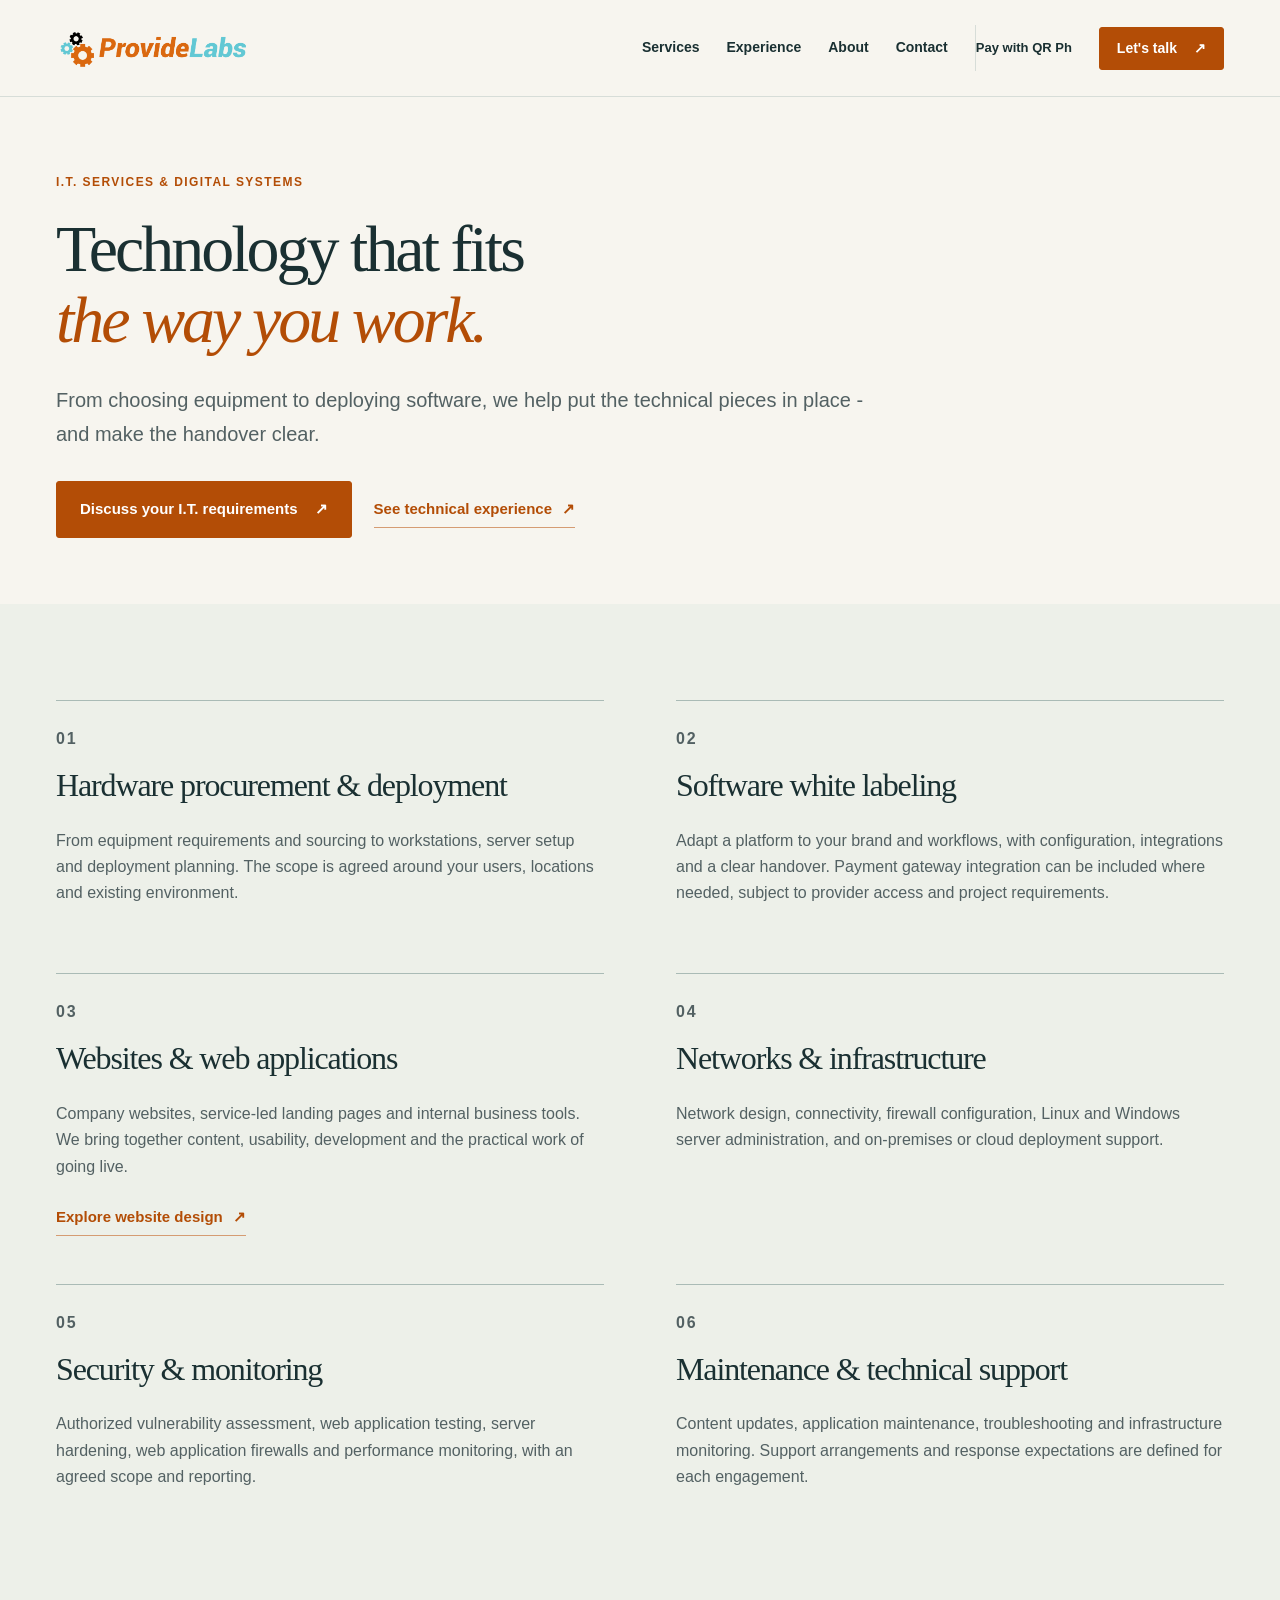
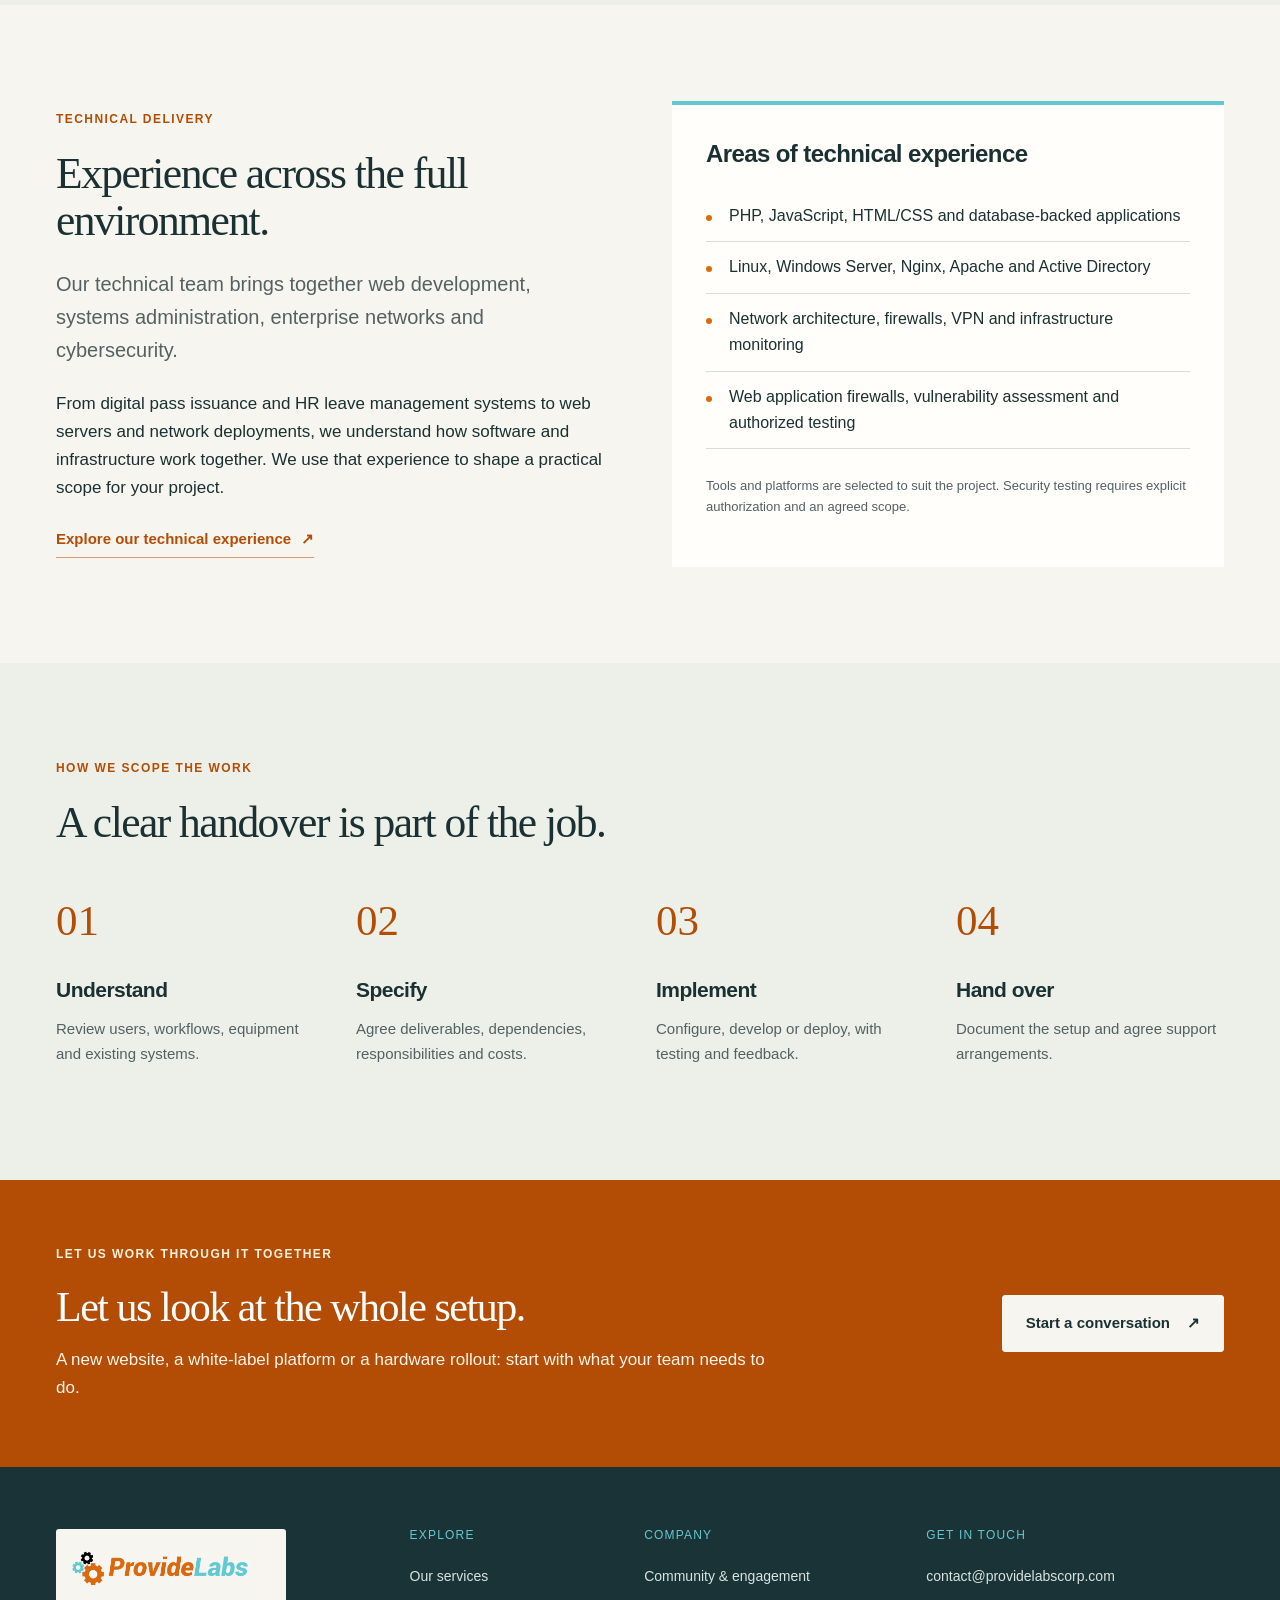
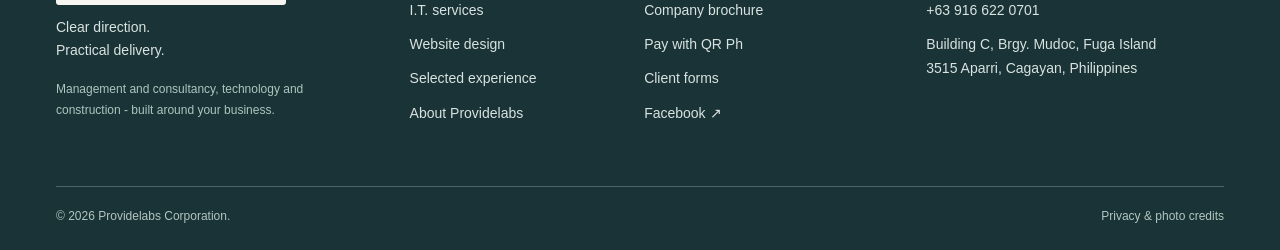
<file: technology.html>
<!DOCTYPE html>
<html lang="en"><head><meta charset="utf-8"/><meta content="width=device-width, initial-scale=1" name="viewport"/><title>I.T. Services &amp; Digital Systems | Providelabs</title><meta content="Hardware procurement and deployment, software white labeling, websites, custom systems, network infrastructure and security-focused I.T. support." name="description"/><meta content="#f7f5ef" name="theme-color"/><link href="https://www.providelabscorp.com/technology.html" rel="canonical"/><link href="assets/images/providelabs-gears.png" rel="icon"/><meta content="website" property="og:type"/><meta content="Providelabs Corporation" property="og:site_name"/><meta content="I.T. Services &amp; Digital Systems | Providelabs" property="og:title"/><meta content="Hardware procurement and deployment, software white labeling, websites, custom systems, network infrastructure and security-focused I.T. support." property="og:description"/><meta content="https://www.providelabscorp.com/technology.html" property="og:url"/><meta content="https://www.providelabscorp.com/assets/images/partner-meeting-2024.jpg" property="og:image"/><meta content="summary_large_image" name="twitter:card"/><link href="assets/css/style.css" rel="stylesheet"/><script defer="" src="assets/js/main.js"></script><script type="application/ld+json">{"@context": "https://schema.org", "@type": "Organization", "name": "Providelabs Corporation", "url": "https://www.providelabscorp.com/", "logo": "https://www.providelabscorp.com/assets/images/providelabs-logo.png", "email": "contact@providelabscorp.com", "telephone": "+639166220701", "sameAs": ["https://www.facebook.com/providelabs"]}</script></head><body><a class="skip-link" href="#main">Skip to content</a><header class="site-header"><div class="wrap nav-row"><a aria-label="Providelabs home" class="brand" href="index.html"><img alt="Providelabs Corporation" class="" decoding="async" fetchpriority="high" height="399" loading="eager" src="assets/images/providelabs-logo.png" width="1599"/></a><button aria-controls="site-nav" aria-expanded="false" class="menu-toggle">Menu <span aria-hidden="true">+</span></button><nav aria-label="Main navigation" id="site-nav"><a href="services.html">Services</a><a href="experience.html">Experience</a><a href="about.html">About</a><a href="contact.html">Contact</a><a class="nav-payment" href="payments.html">Pay with QR Ph</a><a class="button button-small" href="contact.html">Let's talk<span aria-hidden="true"> ↗</span></a></nav></div></header><main id="main"><section class="page-hero wrap"><p class="eyebrow">I.T. services &amp; digital systems</p><h1>Technology that fits<br/><em>the way you work.</em></h1><p class="hero-intro">From choosing equipment to deploying software, we help put the technical pieces in place - and make the handover clear.</p><div class="button-row"><a class="button" href="contact.html?service=technology">Discuss your I.T. requirements<span aria-hidden="true"> ↗</span></a><a class="text-link" href="experience.html#systems">See technical experience<span aria-hidden="true"> ↗</span></a></div></section><section class="section soft"><div class="wrap capability-grid"><article class="capability"><p class="eyebrow">01</p><h2>Hardware procurement &amp; deployment</h2><p>From equipment requirements and sourcing to workstations, server setup and deployment planning. The scope is agreed around your users, locations and existing environment.</p></article><article class="capability"><p class="eyebrow">02</p><h2>Software white labeling</h2><p>Adapt a platform to your brand and workflows, with configuration, integrations and a clear handover. Payment gateway integration can be included where needed, subject to provider access and project requirements.</p></article><article class="capability"><p class="eyebrow">03</p><h2>Websites &amp; web applications</h2><p>Company websites, service-led landing pages and internal business tools. We bring together content, usability, development and the practical work of going live.</p><a class="text-link" href="website-design.html">Explore website design<span aria-hidden="true"> ↗</span></a></article><article class="capability"><p class="eyebrow">04</p><h2>Networks &amp; infrastructure</h2><p>Network design, connectivity, firewall configuration, Linux and Windows server administration, and on-premises or cloud deployment support.</p></article><article class="capability"><p class="eyebrow">05</p><h2>Security &amp; monitoring</h2><p>Authorized vulnerability assessment, web application testing, server hardening, web application firewalls and performance monitoring, with an agreed scope and reporting.</p></article><article class="capability"><p class="eyebrow">06</p><h2>Maintenance &amp; technical support</h2><p>Content updates, application maintenance, troubleshooting and infrastructure monitoring. Support arrangements and response expectations are defined for each engagement.</p></article></div></section><section class="section wrap two-col"><div><p class="eyebrow">Technical delivery</p><h2>Experience across the full environment.</h2><p class="intro">Our technical team brings together web development, systems administration, enterprise networks and cybersecurity.</p><p>From digital pass issuance and HR leave management systems to web servers and network deployments, we understand how software and infrastructure work together. We use that experience to shape a practical scope for your project.</p><a class="text-link" href="experience.html#systems">Explore our technical experience<span aria-hidden="true"> ↗</span></a></div><div class="tech-panel"><h3>Areas of technical experience</h3><ul class="detail-list"><li>PHP, JavaScript, HTML/CSS and database-backed applications</li><li>Linux, Windows Server, Nginx, Apache and Active Directory</li><li>Network architecture, firewalls, VPN and infrastructure monitoring</li><li>Web application firewalls, vulnerability assessment and authorized testing</li></ul><p class="small">Tools and platforms are selected to suit the project. Security testing requires explicit authorization and an agreed scope.</p></div></section><section class="section soft"><div class="wrap"><div class="section-heading"><p class="eyebrow">How we scope the work</p><h2>A clear handover is part of the job.</h2></div><div class="four-col steps"><article><b>01</b><h3>Understand</h3><p>Review users, workflows, equipment and existing systems.</p></article><article><b>02</b><h3>Specify</h3><p>Agree deliverables, dependencies, responsibilities and costs.</p></article><article><b>03</b><h3>Implement</h3><p>Configure, develop or deploy, with testing and feedback.</p></article><article><b>04</b><h3>Hand over</h3><p>Document the setup and agree support arrangements.</p></article></div></div></section><section class="cta"><div class="wrap cta-grid"><div><p class="eyebrow">Let us work through it together</p><h2>Let us look at the whole setup.</h2><p>A new website, a white-label platform or a hardware rollout: start with what your team needs to do.</p></div><a class="button button-light" href="contact.html">Start a conversation<span aria-hidden="true"> ↗</span></a></div></section></main><footer class="site-footer"><div class="wrap footer-grid"><div><a class="footer-logo" href="index.html"><img alt="Providelabs Corporation" class="" decoding="async" height="399" loading="lazy" src="assets/images/providelabs-logo.png" width="1599"/></a><p>Clear direction.<br/>Practical delivery.</p><p class="footer-company">Management and consultancy, technology and construction - built around your business.</p></div><div><h2>Explore</h2><a href="services.html">Our services</a><a href="technology.html">I.T. services</a><a href="website-design.html">Website design</a><a href="experience.html">Selected experience</a><a href="about.html">About Providelabs</a></div><div><h2>Company</h2><a href="community.html">Community &amp; engagement</a><a href="downloads/Providelabs-Company-Brochure.pdf">Company brochure</a><a href="payments.html">Pay with QR Ph</a><a href="contact.html#client-forms">Client forms</a><a href="https://www.facebook.com/providelabs" rel="noopener noreferrer" target="_blank">Facebook <span aria-hidden="true">↗</span></a></div><div><h2>Get in touch</h2><a href="mailto:contact@providelabscorp.com">contact@providelabscorp.com</a><a href="tel:+639166220701">+63 916 622 0701</a><p>Building C, Brgy. Mudoc, Fuga Island<br/>3515 Aparri, Cagayan, Philippines</p></div></div><div class="wrap footer-bottom"><span>© 2026 Providelabs Corporation.</span><a href="website-notes.html">Privacy &amp; photo credits</a></div></footer></body></html>
</file>
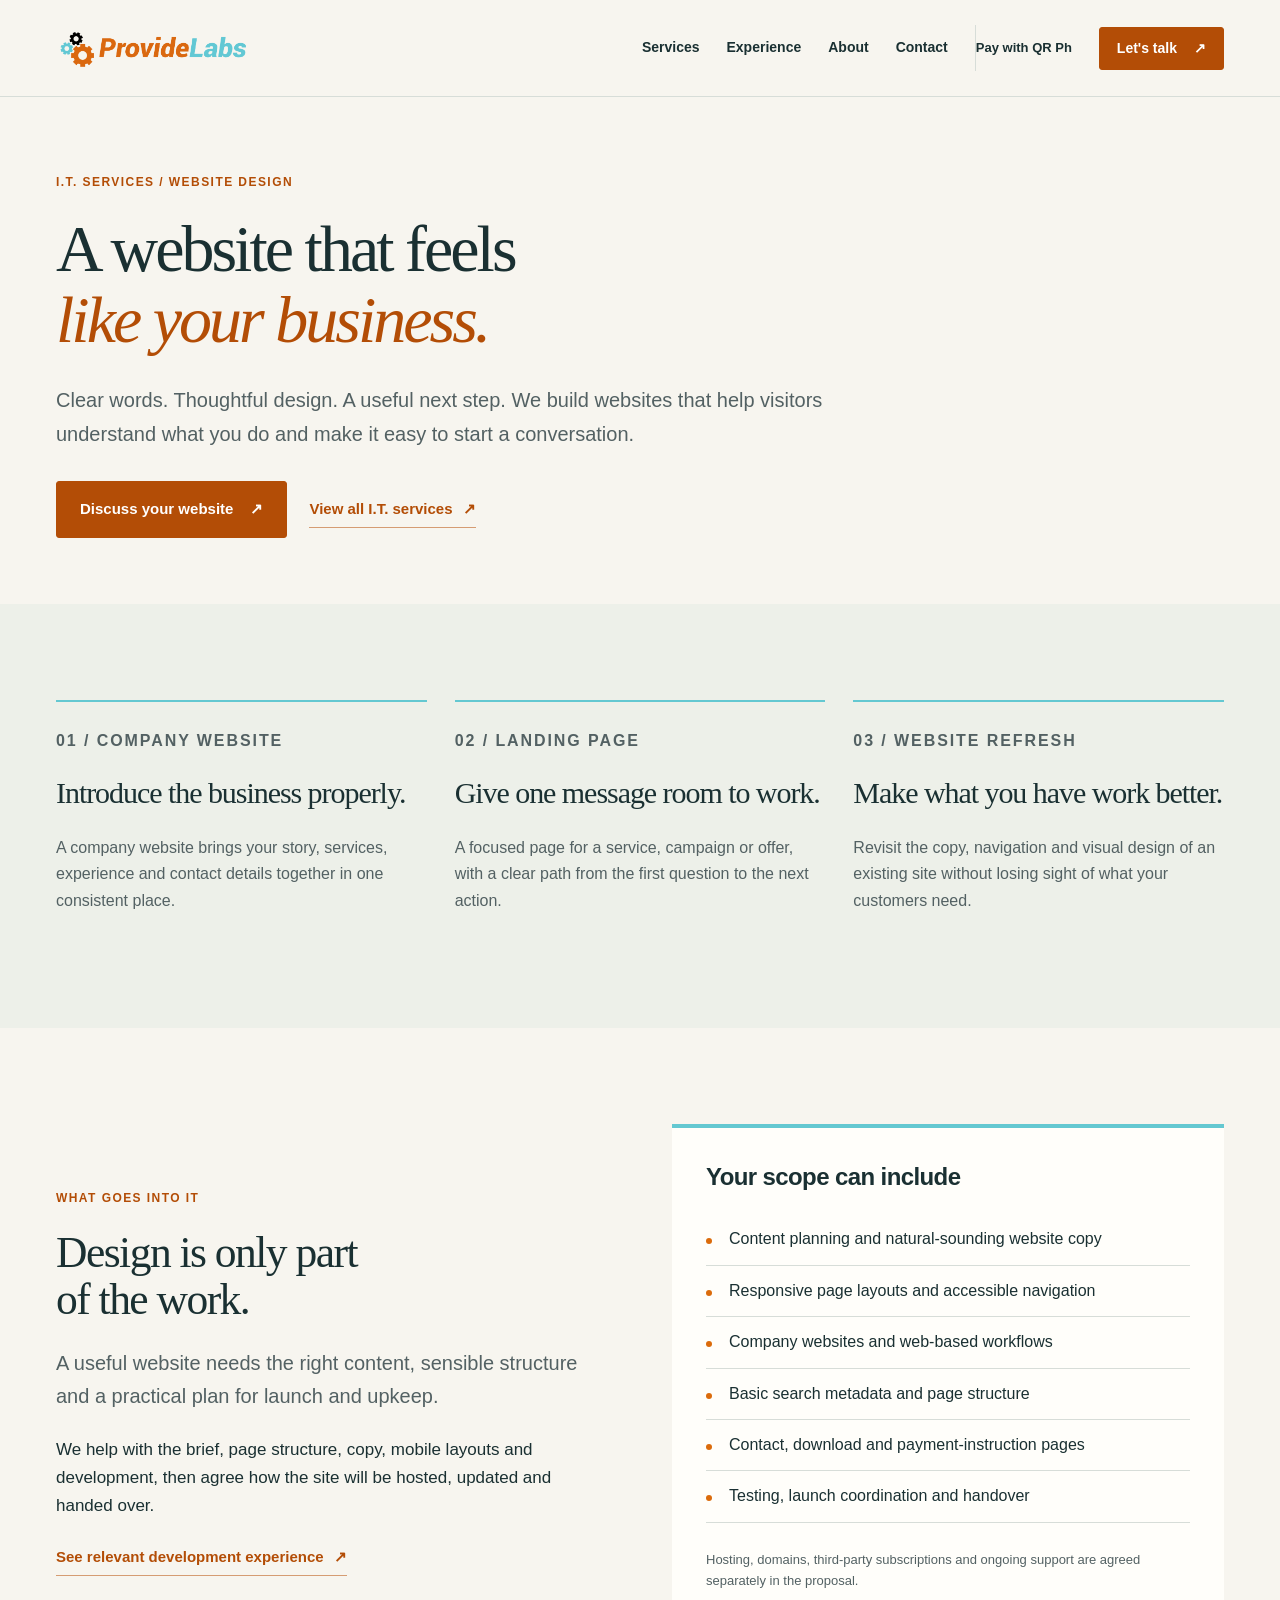
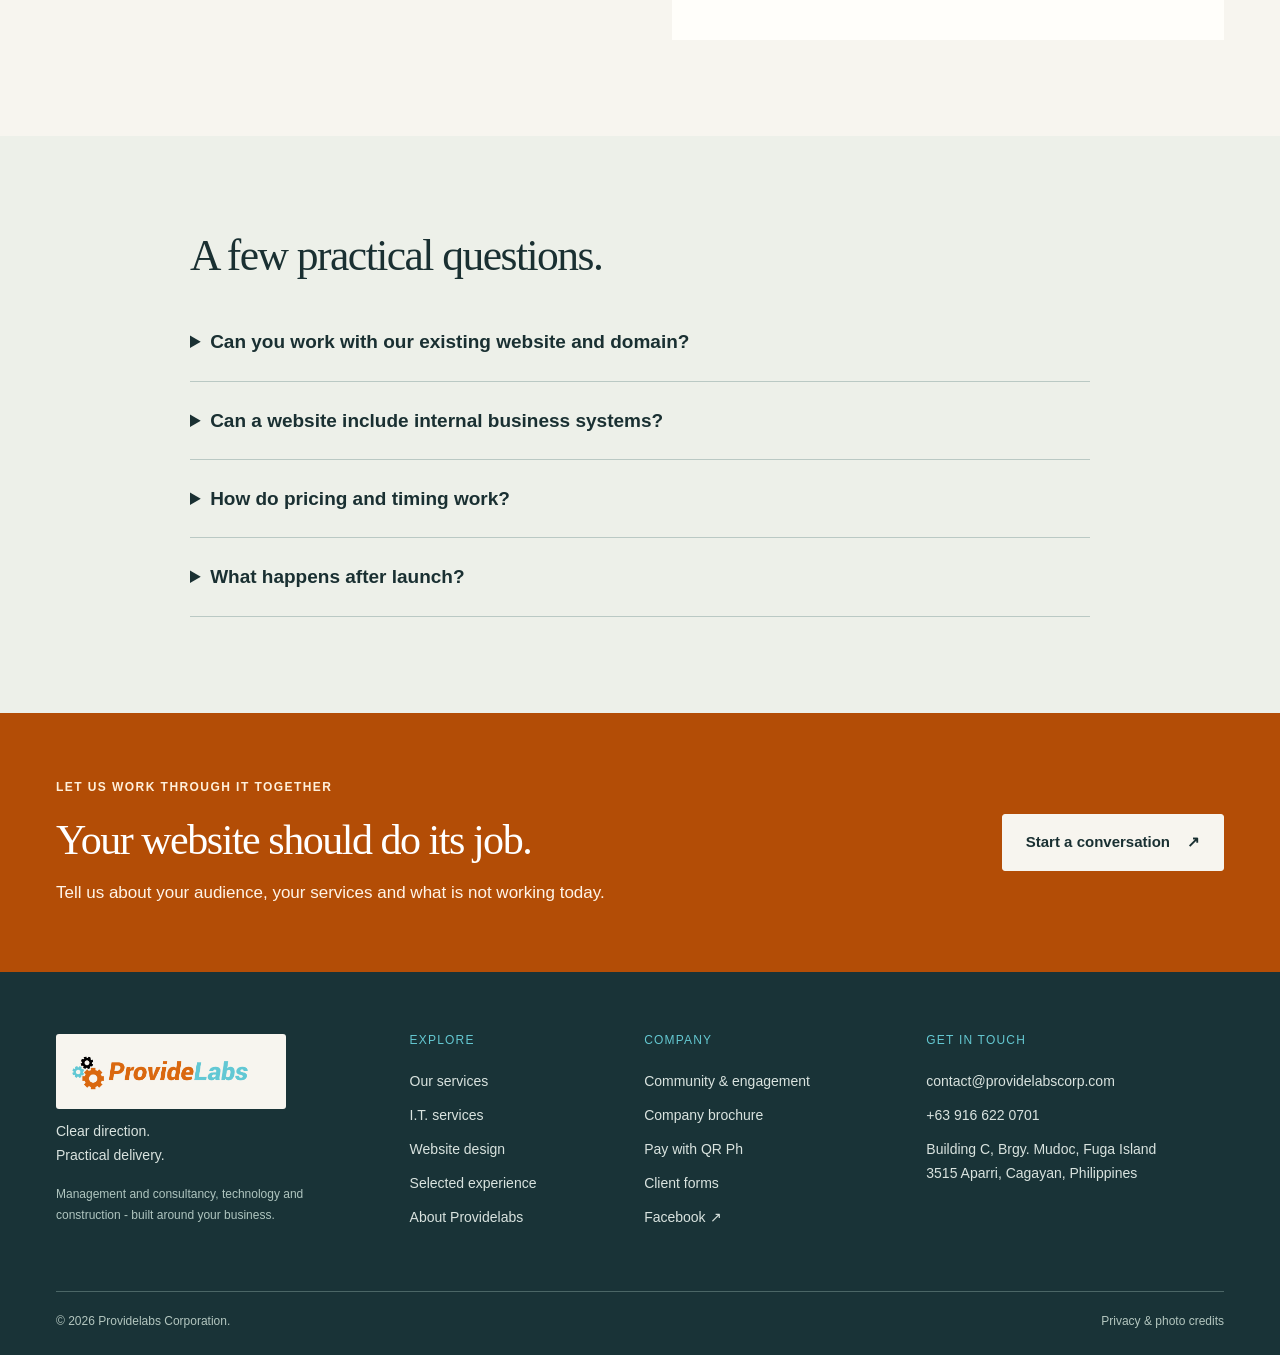
<file: website-design.html>
<!DOCTYPE html>
<html lang="en"><head><meta charset="utf-8"/><meta content="width=device-width, initial-scale=1" name="viewport"/><title>Website Design &amp; Development | Providelabs</title><meta content="Company websites, landing pages and website refreshes, delivered as part of Providelabs I.T. services." name="description"/><meta content="#f7f5ef" name="theme-color"/><link href="https://www.providelabscorp.com/website-design.html" rel="canonical"/><link href="assets/images/providelabs-gears.png" rel="icon"/><meta content="website" property="og:type"/><meta content="Providelabs Corporation" property="og:site_name"/><meta content="Website Design &amp; Development | Providelabs" property="og:title"/><meta content="Company websites, landing pages and website refreshes, delivered as part of Providelabs I.T. services." property="og:description"/><meta content="https://www.providelabscorp.com/website-design.html" property="og:url"/><meta content="https://www.providelabscorp.com/assets/images/partner-meeting-2024.jpg" property="og:image"/><meta content="summary_large_image" name="twitter:card"/><link href="assets/css/style.css" rel="stylesheet"/><script defer="" src="assets/js/main.js"></script><script type="application/ld+json">{"@context": "https://schema.org", "@type": "Organization", "name": "Providelabs Corporation", "url": "https://www.providelabscorp.com/", "logo": "https://www.providelabscorp.com/assets/images/providelabs-logo.png", "email": "contact@providelabscorp.com", "telephone": "+639166220701", "sameAs": ["https://www.facebook.com/providelabs"]}</script></head><body><a class="skip-link" href="#main">Skip to content</a><header class="site-header"><div class="wrap nav-row"><a aria-label="Providelabs home" class="brand" href="index.html"><img alt="Providelabs Corporation" class="" decoding="async" fetchpriority="high" height="399" loading="eager" src="assets/images/providelabs-logo.png" width="1599"/></a><button aria-controls="site-nav" aria-expanded="false" class="menu-toggle">Menu <span aria-hidden="true">+</span></button><nav aria-label="Main navigation" id="site-nav"><a href="services.html">Services</a><a href="experience.html">Experience</a><a href="about.html">About</a><a href="contact.html">Contact</a><a class="nav-payment" href="payments.html">Pay with QR Ph</a><a class="button button-small" href="contact.html">Let's talk<span aria-hidden="true"> ↗</span></a></nav></div></header><main id="main"><section class="page-hero wrap"><p class="eyebrow">I.T. services / Website design</p><h1>A website that feels<br/><em>like your business.</em></h1><p class="hero-intro">Clear words. Thoughtful design. A useful next step. We build websites that help visitors understand what you do and make it easy to start a conversation.</p><div class="button-row"><a class="button" href="contact.html?service=website">Discuss your website<span aria-hidden="true"> ↗</span></a><a class="text-link" href="technology.html">View all I.T. services<span aria-hidden="true"> ↗</span></a></div></section><section class="section soft"><div class="wrap three-col small-cards"><article><p class="eyebrow">01 / COMPANY WEBSITE</p><h2>Introduce the business properly.</h2><p>A company website brings your story, services, experience and contact details together in one consistent place.</p></article><article><p class="eyebrow">02 / LANDING PAGE</p><h2>Give one message room to work.</h2><p>A focused page for a service, campaign or offer, with a clear path from the first question to the next action.</p></article><article><p class="eyebrow">03 / WEBSITE REFRESH</p><h2>Make what you have work better.</h2><p>Revisit the copy, navigation and visual design of an existing site without losing sight of what your customers need.</p></article></div></section><section class="section wrap two-col"><div><p class="eyebrow">What goes into it</p><h2>Design is only part<br/>of the work.</h2><p class="intro">A useful website needs the right content, sensible structure and a practical plan for launch and upkeep.</p><p>We help with the brief, page structure, copy, mobile layouts and development, then agree how the site will be hosted, updated and handed over.</p><a class="text-link" href="experience.html#systems">See relevant development experience<span aria-hidden="true"> ↗</span></a></div><div class="tech-panel"><h3>Your scope can include</h3><ul class="detail-list"><li>Content planning and natural-sounding website copy</li><li>Responsive page layouts and accessible navigation</li><li>Company websites and web-based workflows</li><li>Basic search metadata and page structure</li><li>Contact, download and payment-instruction pages</li><li>Testing, launch coordination and handover</li></ul><p class="small">Hosting, domains, third-party subscriptions and ongoing support are agreed separately in the proposal.</p></div></section><section class="section soft"><div class="wrap faq"><h2>A few practical questions.</h2><details><summary>Can you work with our existing website and domain?</summary><p>Yes. We start by reviewing the current files, platform and hosting setup, then agree what to keep and what to change.</p></details><details><summary>Can a website include internal business systems?</summary><p>We can scope web applications and approval or monitoring workflows as a separate part of the project. Access controls, hosting and data handling need to be considered alongside the interface.</p></details><details><summary>How do pricing and timing work?</summary><p>We prepare the scope around the pages, content, integrations and support needed. Costs and milestones are agreed before the work begins.</p></details><details><summary>What happens after launch?</summary><p>We agree on handover and any maintenance or updates you need. Ongoing support is not assumed; it is defined in your engagement.</p></details></div></section><section class="cta"><div class="wrap cta-grid"><div><p class="eyebrow">Let us work through it together</p><h2>Your website should do its job.</h2><p>Tell us about your audience, your services and what is not working today.</p></div><a class="button button-light" href="contact.html">Start a conversation<span aria-hidden="true"> ↗</span></a></div></section></main><footer class="site-footer"><div class="wrap footer-grid"><div><a class="footer-logo" href="index.html"><img alt="Providelabs Corporation" class="" decoding="async" height="399" loading="lazy" src="assets/images/providelabs-logo.png" width="1599"/></a><p>Clear direction.<br/>Practical delivery.</p><p class="footer-company">Management and consultancy, technology and construction - built around your business.</p></div><div><h2>Explore</h2><a href="services.html">Our services</a><a href="technology.html">I.T. services</a><a href="website-design.html">Website design</a><a href="experience.html">Selected experience</a><a href="about.html">About Providelabs</a></div><div><h2>Company</h2><a href="community.html">Community &amp; engagement</a><a href="downloads/Providelabs-Company-Brochure.pdf">Company brochure</a><a href="payments.html">Pay with QR Ph</a><a href="contact.html#client-forms">Client forms</a><a href="https://www.facebook.com/providelabs" rel="noopener noreferrer" target="_blank">Facebook <span aria-hidden="true">↗</span></a></div><div><h2>Get in touch</h2><a href="mailto:contact@providelabscorp.com">contact@providelabscorp.com</a><a href="tel:+639166220701">+63 916 622 0701</a><p>Building C, Brgy. Mudoc, Fuga Island<br/>3515 Aparri, Cagayan, Philippines</p></div></div><div class="wrap footer-bottom"><span>© 2026 Providelabs Corporation.</span><a href="website-notes.html">Privacy &amp; photo credits</a></div></footer></body></html>
</file>
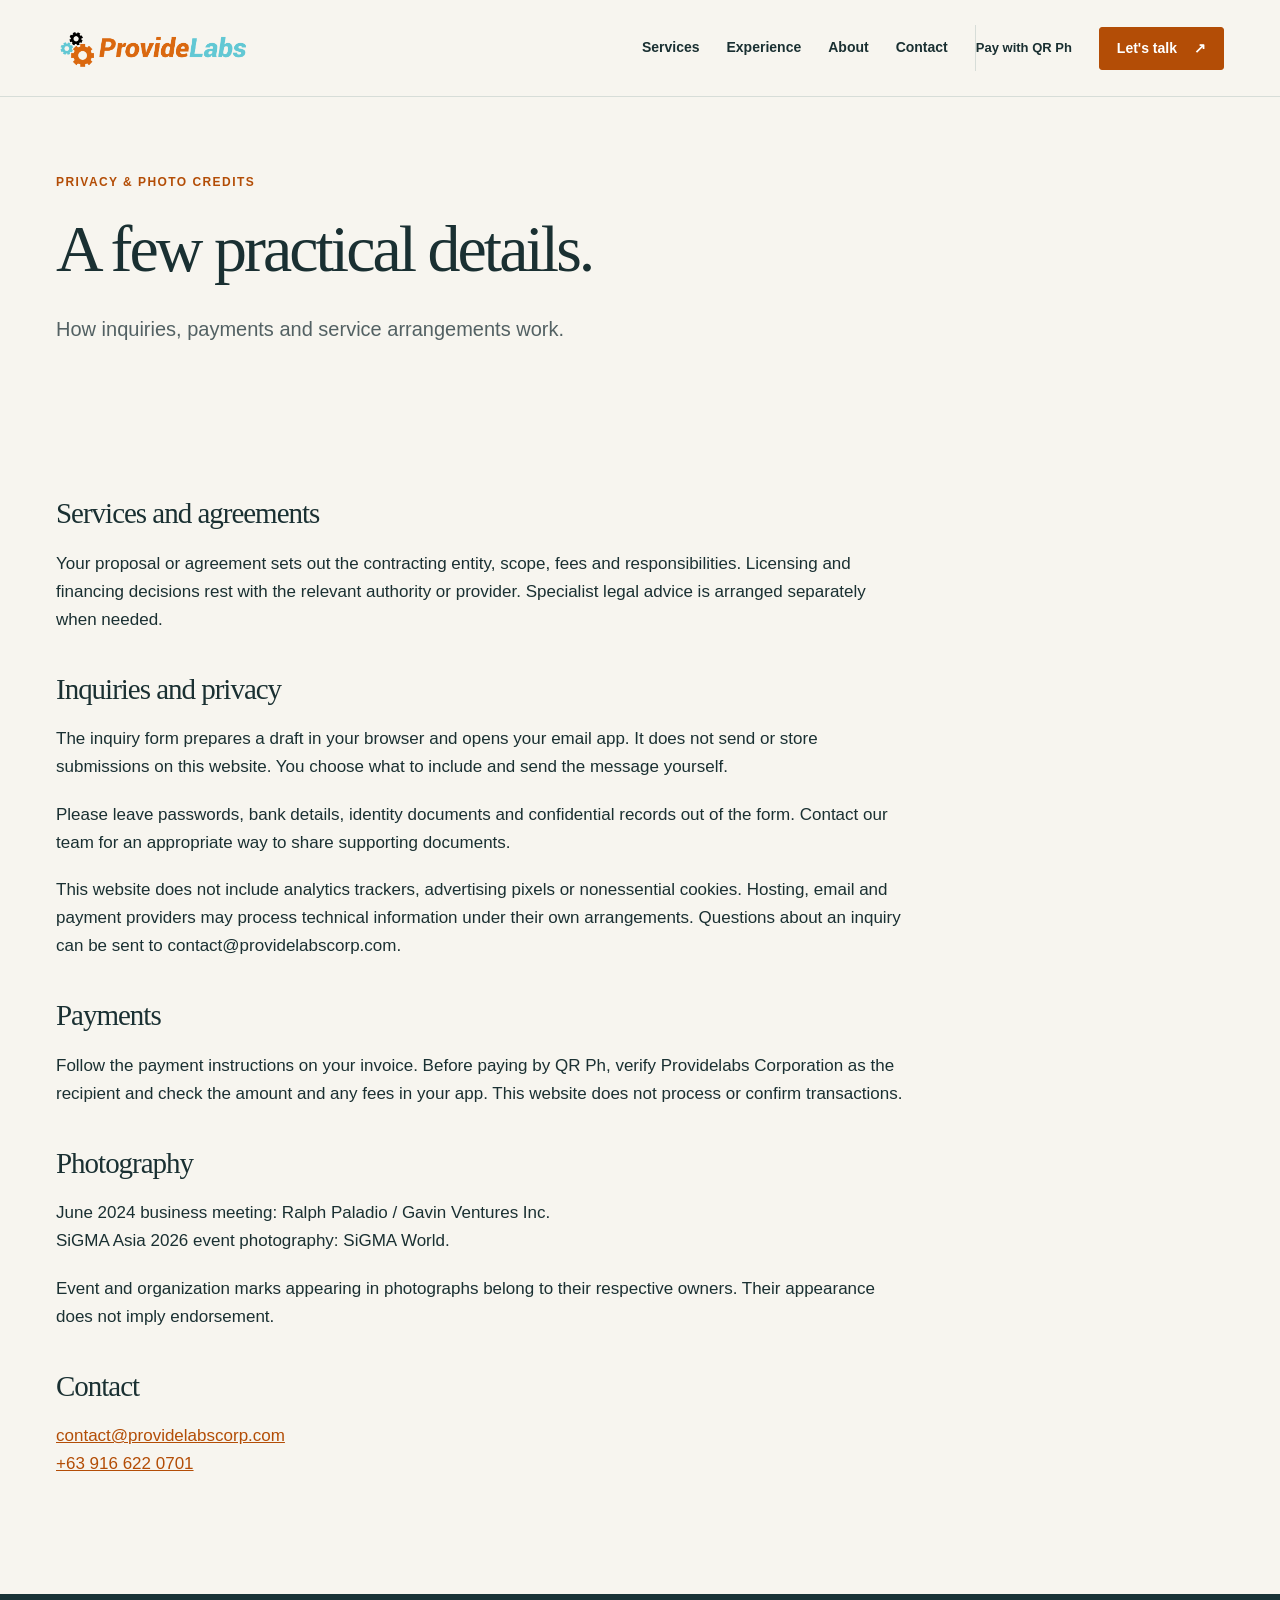
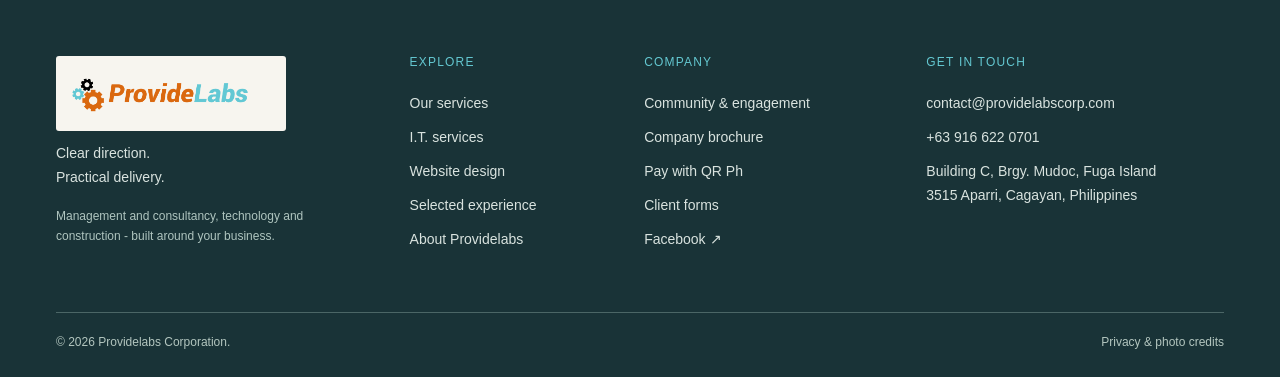
<file: website-notes.html>
<!DOCTYPE html>
<html lang="en"><head><meta charset="utf-8"/><meta content="width=device-width, initial-scale=1" name="viewport"/><title>Privacy &amp; Photo Credits | Providelabs</title><meta content="Information about inquiries, payment instructions and photography credits." name="description"/><meta content="#f7f5ef" name="theme-color"/><link href="https://www.providelabscorp.com/website-notes.html" rel="canonical"/><link href="assets/images/providelabs-gears.png" rel="icon"/><meta content="website" property="og:type"/><meta content="Providelabs Corporation" property="og:site_name"/><meta content="Privacy &amp; Photo Credits | Providelabs" property="og:title"/><meta content="Information about inquiries, payment instructions and photography credits." property="og:description"/><meta content="https://www.providelabscorp.com/website-notes.html" property="og:url"/><meta content="https://www.providelabscorp.com/assets/images/partner-meeting-2024.jpg" property="og:image"/><meta content="summary_large_image" name="twitter:card"/><link href="assets/css/style.css" rel="stylesheet"/><script defer="" src="assets/js/main.js"></script><script type="application/ld+json">{"@context": "https://schema.org", "@type": "Organization", "name": "Providelabs Corporation", "url": "https://www.providelabscorp.com/", "logo": "https://www.providelabscorp.com/assets/images/providelabs-logo.png", "email": "contact@providelabscorp.com", "telephone": "+639166220701", "sameAs": ["https://www.facebook.com/providelabs"]}</script></head><body><a class="skip-link" href="#main">Skip to content</a><header class="site-header"><div class="wrap nav-row"><a aria-label="Providelabs home" class="brand" href="index.html"><img alt="Providelabs Corporation" class="" decoding="async" fetchpriority="high" height="399" loading="eager" src="assets/images/providelabs-logo.png" width="1599"/></a><button aria-controls="site-nav" aria-expanded="false" class="menu-toggle">Menu <span aria-hidden="true">+</span></button><nav aria-label="Main navigation" id="site-nav"><a href="services.html">Services</a><a href="experience.html">Experience</a><a href="about.html">About</a><a href="contact.html">Contact</a><a class="nav-payment" href="payments.html">Pay with QR Ph</a><a class="button button-small" href="contact.html">Let's talk<span aria-hidden="true"> ↗</span></a></nav></div></header><main id="main"><section class="page-hero wrap"><p class="eyebrow">Privacy &amp; photo credits</p><h1>A few practical details.</h1><p class="hero-intro">How inquiries, payments and service arrangements work.</p></section>
<section class="section section-tight wrap"><div class="reading">
<h2>Services and agreements</h2><p>Your proposal or agreement sets out the contracting entity, scope, fees and responsibilities. Licensing and financing decisions rest with the relevant authority or provider. Specialist legal advice is arranged separately when needed.</p>
<h2>Inquiries and privacy</h2><p>The inquiry form prepares a draft in your browser and opens your email app. It does not send or store submissions on this website. You choose what to include and send the message yourself.</p><p>Please leave passwords, bank details, identity documents and confidential records out of the form. Contact our team for an appropriate way to share supporting documents.</p><p>This website does not include analytics trackers, advertising pixels or nonessential cookies. Hosting, email and payment providers may process technical information under their own arrangements. Questions about an inquiry can be sent to contact@providelabscorp.com.</p>
<h2>Payments</h2><p>Follow the payment instructions on your invoice. Before paying by QR Ph, verify Providelabs Corporation as the recipient and check the amount and any fees in your app. This website does not process or confirm transactions.</p>
<h2>Photography</h2><p>June 2024 business meeting: Ralph Paladio / Gavin Ventures Inc.<br/>SiGMA Asia 2026 event photography: SiGMA World.</p><p>Event and organization marks appearing in photographs belong to their respective owners. Their appearance does not imply endorsement.</p>
<h2>Contact</h2><p><a href="mailto:contact@providelabscorp.com">contact@providelabscorp.com</a><br/><a href="tel:+639166220701">+63 916 622 0701</a></p>
</div></section></main><footer class="site-footer"><div class="wrap footer-grid"><div><a class="footer-logo" href="index.html"><img alt="Providelabs Corporation" class="" decoding="async" height="399" loading="lazy" src="assets/images/providelabs-logo.png" width="1599"/></a><p>Clear direction.<br/>Practical delivery.</p><p class="footer-company">Management and consultancy, technology and construction - built around your business.</p></div><div><h2>Explore</h2><a href="services.html">Our services</a><a href="technology.html">I.T. services</a><a href="website-design.html">Website design</a><a href="experience.html">Selected experience</a><a href="about.html">About Providelabs</a></div><div><h2>Company</h2><a href="community.html">Community &amp; engagement</a><a href="downloads/Providelabs-Company-Brochure.pdf">Company brochure</a><a href="payments.html">Pay with QR Ph</a><a href="contact.html#client-forms">Client forms</a><a href="https://www.facebook.com/providelabs" rel="noopener noreferrer" target="_blank">Facebook <span aria-hidden="true">↗</span></a></div><div><h2>Get in touch</h2><a href="mailto:contact@providelabscorp.com">contact@providelabscorp.com</a><a href="tel:+639166220701">+63 916 622 0701</a><p>Building C, Brgy. Mudoc, Fuga Island<br/>3515 Aparri, Cagayan, Philippines</p></div></div><div class="wrap footer-bottom"><span>© 2026 Providelabs Corporation.</span><a href="website-notes.html">Privacy &amp; photo credits</a></div></footer></body></html>
</file>
<file: assets/css/style.css>
:root{--paper:#f7f5ef;--white:#fffefa;--ink:#1a3032;--muted:#536163;--orange:#b34d06;--brand-orange:#db6b0b;--cyan:#64c8d1;--line:#d7ddd8;--soft:#edf0e9;--dark:#193337;--serif:Georgia,'Times New Roman',serif;--sans:Arial,Helvetica,sans-serif}*{box-sizing:border-box}html{scroll-behavior:smooth;scroll-padding-top:110px}body{margin:0;background:var(--paper);color:var(--ink);font-family:var(--sans);font-size:17px;line-height:1.65;-webkit-font-smoothing:antialiased}img{display:block;max-width:100%;height:auto}a{color:inherit;text-decoration:none}p{margin:0 0 1.15em}h1,h2,h3{margin:0;font-weight:400;line-height:1.08;letter-spacing:-.035em}h1,h2{font-family:var(--serif)}h1{font-size:clamp(46px,5.15vw,78px);letter-spacing:-.045em}h1 em{color:var(--orange);font-weight:400}h2{font-size:clamp(33px,3.4vw,49px);margin-bottom:24px}h3{font-family:var(--sans);font-weight:600;font-size:24px;line-height:1.25;letter-spacing:-.025em;margin-bottom:14px}button,input,select,textarea{font:inherit}button{cursor:pointer}button,a,input,select,textarea,summary{-webkit-tap-highlight-color:transparent}:focus-visible{outline:3px solid #227c86;outline-offset:5px}::selection{background:var(--cyan);color:var(--ink)}.wrap{max-width:1280px;margin:0 auto;width:calc(100% - 112px)}.section{padding-top:96px;padding-bottom:96px}.section-tight{padding-top:16px}.soft{background:var(--soft)}.dark{background:var(--dark);color:var(--paper)}.eyebrow{font-size:12px;line-height:1.5;letter-spacing:.12em;text-transform:uppercase;color:var(--orange);font-weight:700;margin-bottom:22px}.dark .eyebrow{color:var(--cyan)}.intro{font-size:20px;line-height:1.65;color:var(--muted)}.dark .intro,.dark p{color:#d2dcd9}.small{font-size:13px;line-height:1.6;color:var(--muted)}.scope-note{font-size:14px;line-height:1.6;color:var(--muted);margin-top:25px;max-width:850px}.skip-link{position:absolute;left:16px;top:-100px;z-index:200;background:var(--ink);color:white;padding:14px}.skip-link:focus{top:12px}.site-header{background:rgba(247,245,239,.97);border-bottom:1px solid var(--line);position:sticky;top:0;z-index:50}.nav-row{min-height:96px;display:flex;align-items:center;justify-content:space-between;gap:32px}.brand{display:block;width:218px;flex-shrink:0}.brand img{width:100%}nav{display:flex;align-items:center;gap:27px;font-size:14px;font-weight:600}nav>a:not(.button){padding:12px 0}nav a[aria-current=page]{color:var(--orange)}nav a:hover{color:var(--orange)}nav .nav-payment{font-size:13px;border-left:1px solid var(--line);padding-left:22px}.button{display:inline-flex;align-items:center;justify-content:center;gap:17px;padding:16px 23px;border:1px solid var(--orange);border-radius:3px;background:var(--orange);color:#fff;font-size:15px;line-height:1.5;font-weight:700;white-space:normal;transition:background .2s,transform .2s}.button:hover{background:#8c3901;border-color:#8c3901;color:white;transform:translateY(-1px)}.button-small{padding:10px 17px;font-size:14px}.button-outline{background:transparent;border-color:#9caeaa;color:var(--ink)}.button-outline:hover{background:var(--ink);border-color:var(--ink)}.button-light{background:var(--paper);border-color:var(--paper);color:var(--ink)}.button-light:hover{background:var(--cyan);border-color:var(--cyan);color:var(--ink)}.text-link{display:inline-flex;gap:10px;font-weight:700;font-size:15px;line-height:1.6;color:var(--orange);padding:6px 0;border-bottom:1px solid #d59c73}.text-link:hover{color:var(--ink);border-color:var(--ink)}.light-link{color:var(--cyan);border-color:#547b7e}.light-link:hover{color:white;border-color:white}.button-row{display:flex;align-items:center;flex-wrap:wrap;gap:22px}.menu-toggle{display:none}.home-hero{display:grid;grid-template-columns:1.13fr 1fr;gap:56px;padding-top:76px;padding-bottom:68px;align-items:center}.hero-copy .eyebrow{font-size:11px;max-width:470px}.home-hero h1{font-size:clamp(44px,4.7vw,70px);line-height:1.07}.hero-intro{font-size:20px;line-height:1.7;max-width:750px;margin:28px 0 30px;color:var(--muted)}.hero-footnote{font-size:12px;line-height:1.6;margin:28px 0 0;letter-spacing:.025em;color:var(--muted)}figure{margin:0;min-width:0}figcaption{font-size:11px;line-height:1.5;color:var(--muted);padding-top:11px}.hero-visual{position:relative;padding-top:10px}.hero-visual:before{content:'';position:absolute;top:0;right:-14px;width:30%;height:80%;background:var(--cyan);z-index:-1}.hero-visual figure>img{width:100%;aspect-ratio:1.25;object-fit:cover;object-position:50% 45%}.hero-note{margin:22px 0 0;padding:18px 20px;border-left:3px solid var(--brand-orange);display:flex;align-items:center;justify-content:space-between;gap:20px;font-size:15px;line-height:1.6;background:var(--white)}.hero-note .gear{width:58px;height:58px;object-fit:contain}.proof-band{background:var(--white);border-block:1px solid var(--line)}.proof-grid{display:grid;grid-template-columns:1fr 1fr 1.25fr;padding-block:27px}.proof-grid>div{padding:0 30px;border-right:1px solid var(--line)}.proof-grid>div:first-child{padding-left:0}.proof-grid>div:last-child{border:0}.proof-grid strong{display:block;font-family:var(--serif);font-size:23px;font-weight:400;letter-spacing:-.02em;line-height:1.3;margin-bottom:6px}.proof-grid span{font-size:12px;color:var(--muted)}.split-heading{display:grid;grid-template-columns:1fr 1fr;gap:80px;align-items:end;margin-bottom:44px}.section-heading{max-width:800px}.section-heading h2{margin-bottom:16px}.section-heading>p:last-child{margin-bottom:0}.split-heading p:last-child{margin-bottom:0}.service-list{border-top:1px solid var(--line)}.service-row{display:grid;grid-template-columns:44px 1.05fr 1fr 32px;gap:26px;align-items:center;padding:30px 0;border-bottom:1px solid var(--line);transition:background .2s}.service-row:hover{background:rgba(100,200,209,.09)}.service-row h3{font-size:24px;margin:0}.service-row p{font-size:15px;line-height:1.55;color:var(--muted);margin:0}.row-number{font-size:13px;color:var(--orange)}.row-arrow{font-size:29px;color:var(--orange)}.two-col{display:grid;grid-template-columns:1fr 1fr;gap:64px;align-items:center}.two-col>*{min-width:0}.three-col{display:grid;grid-template-columns:repeat(3,1fr);gap:28px}.four-col{display:grid;grid-template-columns:repeat(4,1fr);gap:32px}.photo-feature img{width:100%;height:auto}.company-note{border-left:3px solid var(--cyan);padding:5px 0 5px 23px;margin:28px 0}.company-note strong{font-size:14px;line-height:1.6;display:block;margin-bottom:6px}.company-note p{font-size:15px;line-height:1.7;margin-bottom:8px}.company-note p:last-child{margin-bottom:0}.small-cards>article{border-top:2px solid var(--cyan);padding-top:27px;align-self:stretch}.small-cards article p{font-size:16px;color:var(--muted)}.small-cards h2{font-size:30px;line-height:1.2}.mini-number{font-size:11px;font-weight:700;letter-spacing:.1em;color:var(--orange);display:block;margin-bottom:21px}.project-stack>div{padding:24px 0;border-top:1px solid #57716e}.project-stack span{color:var(--cyan);font-size:11px;letter-spacing:.13em}.project-stack h3{font-family:var(--serif);font-size:30px;margin-top:12px;font-weight:400}.project-stack p{font-size:16px;margin-bottom:0}.project-stack .small{font-size:12px}.brochure-strip{border-top:1px solid var(--line);padding-block:42px;display:flex;justify-content:space-between;gap:40px;align-items:center}.brochure-strip .eyebrow{margin-bottom:9px}.brochure-strip h3{font-family:var(--serif);font-size:29px;font-weight:400;margin:0 0 8px}.brochure-strip p:last-child{font-size:15px;color:var(--muted);margin:0}.cta{background:var(--orange);color:white;padding:65px 0}.cta .eyebrow{color:#fff0db}.cta h2{font-size:42px;max-width:800px;margin-bottom:16px}.cta p:last-child{max-width:730px;margin:0;color:#fff4e8;font-size:17px}.cta-grid{display:grid;grid-template-columns:1fr auto;align-items:center;gap:60px}.site-footer{background:var(--dark);color:#d9e3df;padding:62px 0 24px;font-size:14px}.footer-grid{display:grid;grid-template-columns:1.3fr .8fr 1fr 1.25fr;gap:44px}.footer-logo{background:var(--paper);display:block;padding:12px;width:230px;margin-bottom:22px;border-radius:3px}.footer-logo img{width:100%}.site-footer h2{font-family:var(--sans);font-size:12px;letter-spacing:.1em;text-transform:uppercase;color:var(--cyan);margin:0 0 23px}.site-footer a{display:block;margin-bottom:11px;overflow-wrap:anywhere}.site-footer a:hover{color:var(--cyan)}.site-footer .footer-logo:hover{background:white}.site-footer p{font-size:14px;line-height:1.7}.site-footer .footer-company{font-size:12px;max-width:280px;color:#afc5bf}.footer-bottom{margin-top:50px;border-top:1px solid #4b6666;padding-top:20px;display:flex;justify-content:space-between;gap:20px;font-size:12px;color:#b3c6bf}.footer-bottom a{margin:0}.page-hero{padding-top:76px;padding-bottom:66px}.page-hero h1{max-width:1100px}.page-hero .hero-intro{max-width:820px}.jump-links{display:flex;flex-wrap:wrap;gap:10px;margin-top:38px}.jump-links a{border:1px solid #b4c5bf;padding:10px 14px;font-size:12px;font-weight:600;border-radius:3px}.jump-links a:hover{background:var(--ink);color:white}.service-detail{display:grid;grid-template-columns:.85fr 1.15fr;gap:100px;padding-block:68px;border-top:1px solid var(--line)}.service-detail .intro{font-size:20px}.detail-list{list-style:none;padding:0;margin:22px 0 27px}.detail-list li{padding:12px 0 12px 23px;position:relative;border-bottom:1px solid var(--line);font-size:16px}.detail-list li:before{content:'';width:6px;height:6px;position:absolute;left:0;top:24px;background:var(--brand-orange);border-radius:50%}.inline-photo{margin-top:32px}.inline-photo img{width:100%}.capability-grid{display:grid;grid-template-columns:1fr 1fr;gap:48px 72px}.capability{border-top:1px solid #aabbb6;padding-top:26px}.capability .eyebrow{margin-bottom:16px}.capability h2{font-size:32px;line-height:1.15}.capability p{color:var(--muted);font-size:16px}.tech-panel{background:var(--white);padding:34px;border-top:4px solid var(--cyan)}.steps{margin-top:40px}.steps b{font-family:var(--serif);font-size:43px;font-weight:400;color:var(--orange);display:block;margin-bottom:20px}.steps h3{font-size:21px}.steps p{font-size:15px;color:var(--muted)}.faq{max-width:900px}.faq details{padding:23px 0;border-bottom:1px solid #bac9c4}.faq summary{cursor:pointer;font-weight:600;font-size:19px;padding-right:20px}.faq details p{font-size:17px;margin:20px 0 0}.attribution{max-width:900px;font-size:15px;line-height:1.65;border-left:3px solid var(--cyan);padding:4px 0 4px 20px;margin:26px 0 40px;color:var(--muted)}.system-grid{row-gap:34px}.system-card{background:var(--paper);padding:29px}.system-card .eyebrow{font-size:10px;margin-bottom:18px}.system-card h3{font-size:22px}.system-card p{font-size:15px;color:var(--muted);margin:0}.portrait-feature{max-width:370px;margin:0 auto}.portrait-feature img{max-height:530px;width:auto}.portfolio-photo{margin-bottom:25px}.portfolio-photo img{width:100%;aspect-ratio:1.85;object-fit:cover}.award-figure{max-width:320px;margin:0 auto}.leadership{display:grid;gap:48px;margin-top:40px}.leader{display:grid;grid-template-columns:220px 1fr;gap:44px;border-top:1px solid #bbc9c2;padding-top:34px;align-items:center}.leader>img{width:220px;height:238px;object-fit:cover;object-position:top center}.leader .eyebrow{margin-bottom:12px;font-size:11px}.leader h3{font-family:var(--serif);font-size:35px;font-weight:400}.leader p:last-child{max-width:820px;color:var(--muted);font-size:17px}.leadership+.small{margin-top:28px}.wide-event{max-width:1000px;margin-top:38px}.wide-event img{width:100%;height:auto}.event-copy{margin-top:36px;align-items:start}.jersey-figure{max-width:310px;margin:auto}.jersey-figure img{max-height:450px;object-fit:contain}.contact-grid{display:grid;grid-template-columns:.8fr 1.2fr;gap:84px;align-items:start}.contact-grid aside h3{font-size:18px;margin-top:32px}.contact-email{font-size:18px;color:var(--orange);overflow-wrap:anywhere}.form-panel{background:var(--white);padding:38px;border-top:4px solid var(--cyan)}.form-panel h2{font-size:34px}.form-panel>p{font-size:15px;color:var(--muted)}label{display:block;font-size:14px;font-weight:600;line-height:1.5;margin-bottom:20px}input,select,textarea{display:block;width:100%;padding:13px 14px;border:1px solid #9aadaa;background:#fff;border-radius:2px;margin-top:7px;color:var(--ink);font-size:16px;line-height:1.5}textarea{resize:vertical;min-height:100px}.form-two{display:grid;grid-template-columns:1fr 1fr;gap:20px}form .small{font-weight:400;margin-bottom:24px}.draft-result{margin-top:35px;padding-top:28px;border-top:2px solid var(--cyan);font-size:15px}.draft-result[hidden]{display:none}.draft-result textarea{font-size:14px;font-weight:400}.draft-result .button-row{margin-top:20px}.download-cards{margin-top:36px;gap:28px}.download-cards>a{background:var(--paper);padding:30px;border:1px solid var(--line)}.download-cards>a:hover{border-color:var(--orange)}.download-cards h3{font-size:22px}.download-cards span{font-size:14px;color:var(--muted)}.payment-grid{display:grid;grid-template-columns:.9fr 1.1fr;gap:80px;align-items:start}.qr-panel>img{width:100%;max-width:450px;height:auto;margin:0 auto}.qr-panel .button-row{margin-top:25px;justify-content:center;gap:16px}.payment-steps{list-style:none;counter-reset:pay;padding:0}.payment-steps li{counter-increment:pay;position:relative;padding:0 0 20px 43px}.payment-steps li:before{content:counter(pay,decimal-leading-zero);position:absolute;left:0;top:2px;color:var(--orange);font-weight:700;font-size:14px}.payment-steps h3{font-size:20px;margin-bottom:9px}.payment-steps p{font-size:16px}.payment-steps a{text-decoration:underline;overflow-wrap:anywhere}.reading{max-width:850px}.reading h2{font-size:29px;margin-top:40px;margin-bottom:20px}.reading p{font-size:17px}.reading a{color:var(--orange);text-decoration:underline}
@media(min-width:1550px){.home-hero{padding-top:90px;padding-bottom:80px}.home-hero h1{font-size:74px}}
@media(max-width:1150px){.wrap{width:calc(100% - 64px)}nav{gap:19px}.brand{width:180px}.nav-row{gap:20px}nav .nav-payment{padding-left:15px;font-size:12px}.home-hero{gap:35px}.two-col{gap:40px}.footer-grid{gap:25px}.footer-logo{width:195px}.contact-grid,.payment-grid{gap:45px}.service-detail{gap:55px}.split-heading{gap:45px}}
@media(max-width:940px){.menu-toggle{display:inline-flex;align-items:center;gap:18px;padding:9px 15px;background:transparent;border:1px solid #9eafaa;color:var(--ink);border-radius:3px;font-size:14px}.menu-toggle span{font-size:24px}.nav-row{flex-wrap:wrap;min-height:82px;padding-block:14px}nav{display:none;width:100%;flex-direction:column;gap:0;align-items:stretch;padding-block:10px}nav.is-open{display:flex}nav>a{border-bottom:1px solid var(--line);padding:14px 0!important;font-size:16px}nav .nav-payment{border-left:0;font-size:16px}nav .button{margin-top:15px;padding:12px!important}.home-hero{padding-top:54px}.home-hero h1{font-size:49px}.hero-intro{font-size:18px}.hero-copy .button-row{gap:15px}.proof-grid strong{font-size:20px}.proof-grid>div{padding-inline:20px}.service-row{grid-template-columns:28px 1fr 1fr 24px;gap:20px}.service-row h3{font-size:21px}.section{padding-block:70px}.section-tight{padding-top:5px}.footer-grid{grid-template-columns:1.2fr 1fr;gap:40px}.system-grid{grid-template-columns:1fr 1fr}.four-col{grid-template-columns:1fr 1fr}.contact-grid{grid-template-columns:1fr;gap:40px}.payment-grid{gap:40px}.qr-panel .button-row{flex-direction:column}.capability-grid{gap:32px}.page-hero{padding-top:54px;padding-bottom:48px}.cta-grid{gap:30px}.cta h2{font-size:35px}.leader{grid-template-columns:180px 1fr;gap:30px}.leader>img{width:180px;height:215px}}
@media(max-width:700px){.wrap{width:calc(100% - 40px)}.brand{width:179px}.nav-row{min-height:77px}.home-hero{grid-template-columns:1fr;gap:32px;padding-top:40px;padding-bottom:40px}.home-hero h1{font-size:clamp(41px,10.7vw,64px)}.hero-copy .eyebrow{font-size:10px;max-width:330px;margin-bottom:20px}.hero-intro{font-size:17px;margin-top:23px}.hero-visual{padding-right:8px}.hero-visual:before{right:0;width:25%}.hero-visual figure>img{aspect-ratio:1.55}.hero-note{padding:14px 17px;margin-top:17px;font-size:14px}.hero-note .gear{width:46px;height:46px}.hero-footnote{font-size:11px;margin-top:23px}.proof-grid{grid-template-columns:1fr;gap:17px;padding-block:25px}.proof-grid>div{padding:0 0 16px!important;border:0;border-bottom:1px solid var(--line);display:flex;gap:20px;align-items:center;justify-content:space-between}.proof-grid>div:last-child{padding-bottom:0!important}.proof-grid strong{font-size:18px;flex:1;line-height:1.25;margin:0}.proof-grid span{flex:1;font-size:11px;line-height:1.6}.section{padding-block:55px}.section-tight{padding-top:4px}h2{font-size:34px;line-height:1.12}h1{font-size:43px;line-height:1.1}h3{font-size:23px}.intro{font-size:18px}.split-heading,.two-col,.three-col,.capability-grid,.payment-grid{grid-template-columns:1fr;gap:32px}.split-heading{margin-bottom:30px;gap:14px}.service-row{grid-template-columns:26px 1fr 23px;gap:14px;padding-block:25px}.service-row h3{font-size:21px}.service-row p{grid-column:2;grid-row:2;font-size:14px}.row-arrow{grid-column:3;grid-row:1/3}.row-number{align-self:start;margin-top:5px}.small-cards{gap:32px}.small-cards>article{padding-top:22px}.cta{padding:45px 0}.cta-grid{grid-template-columns:1fr;gap:28px}.cta .button{justify-self:start}.cta h2{font-size:35px}.brochure-strip{flex-direction:column;align-items:start;gap:24px;padding-block:34px}.brochure-strip .button{font-size:14px}.footer-grid{grid-template-columns:1fr 1fr;gap:30px 24px}.footer-grid>div:first-child,.footer-grid>div:last-child{grid-column:1/-1}.footer-company{max-width:450px!important}.footer-bottom{flex-direction:column;gap:8px;margin-top:28px}.site-footer{padding-top:40px}.site-footer h2{font-size:11px;margin-bottom:17px}.site-footer a{font-size:13px}.page-hero{padding-top:42px;padding-bottom:42px}.page-hero h1{font-size:clamp(40px,8.9vw,58px)}.page-hero .hero-intro{font-size:18px}.jump-links{margin-top:28px;gap:7px}.jump-links a{font-size:11px;padding:8px 10px}.service-detail{grid-template-columns:1fr;gap:23px;padding-block:42px}.service-detail h2{margin-bottom:15px}.service-detail .intro{font-size:18px}.detail-list li{font-size:15px}.capability h2{font-size:30px}.tech-panel{padding:26px}.four-col{gap:27px}.steps b{font-size:34px;margin-bottom:13px}.steps h3{font-size:19px}.steps p{font-size:14px}.system-grid{grid-template-columns:1fr}.system-card{padding:24px}.leader{grid-template-columns:1fr;gap:23px}.leader>img{width:160px;height:175px}.leader h3{font-size:31px}.leader p:last-child{font-size:16px}.award-figure{max-width:300px}.portrait-feature{max-width:330px}.event-copy{gap:26px}.form-panel{padding:25px 20px}.form-two{grid-template-columns:1fr;gap:0}.contact-grid{gap:30px}.payment-grid{gap:45px}.qr-panel>img{max-width:390px}.qr-panel .button-row{flex-direction:row}.payment-steps{margin-top:25px}.reading h2{font-size:28px}.reading p{font-size:16px}.section .section-heading .intro{font-size:18px}.button{font-size:14px;padding:14px 19px}.contact-email{font-size:17px}.wide-event{margin-top:26px}}
@media(prefers-reduced-motion:reduce){html{scroll-behavior:auto}*,*:before,*:after{transition:none!important;animation:none!important}}
@media print{.site-header,.site-footer,.cta,.menu-toggle,.button-row{display:none}.wrap{width:100%}.section,.page-hero{padding:22px 0}body{background:white;color:black;font-size:11pt}.two-col,.three-col{gap:20px}a{color:inherit}.leader,.system-card,figure{break-inside:avoid}}
</file>
